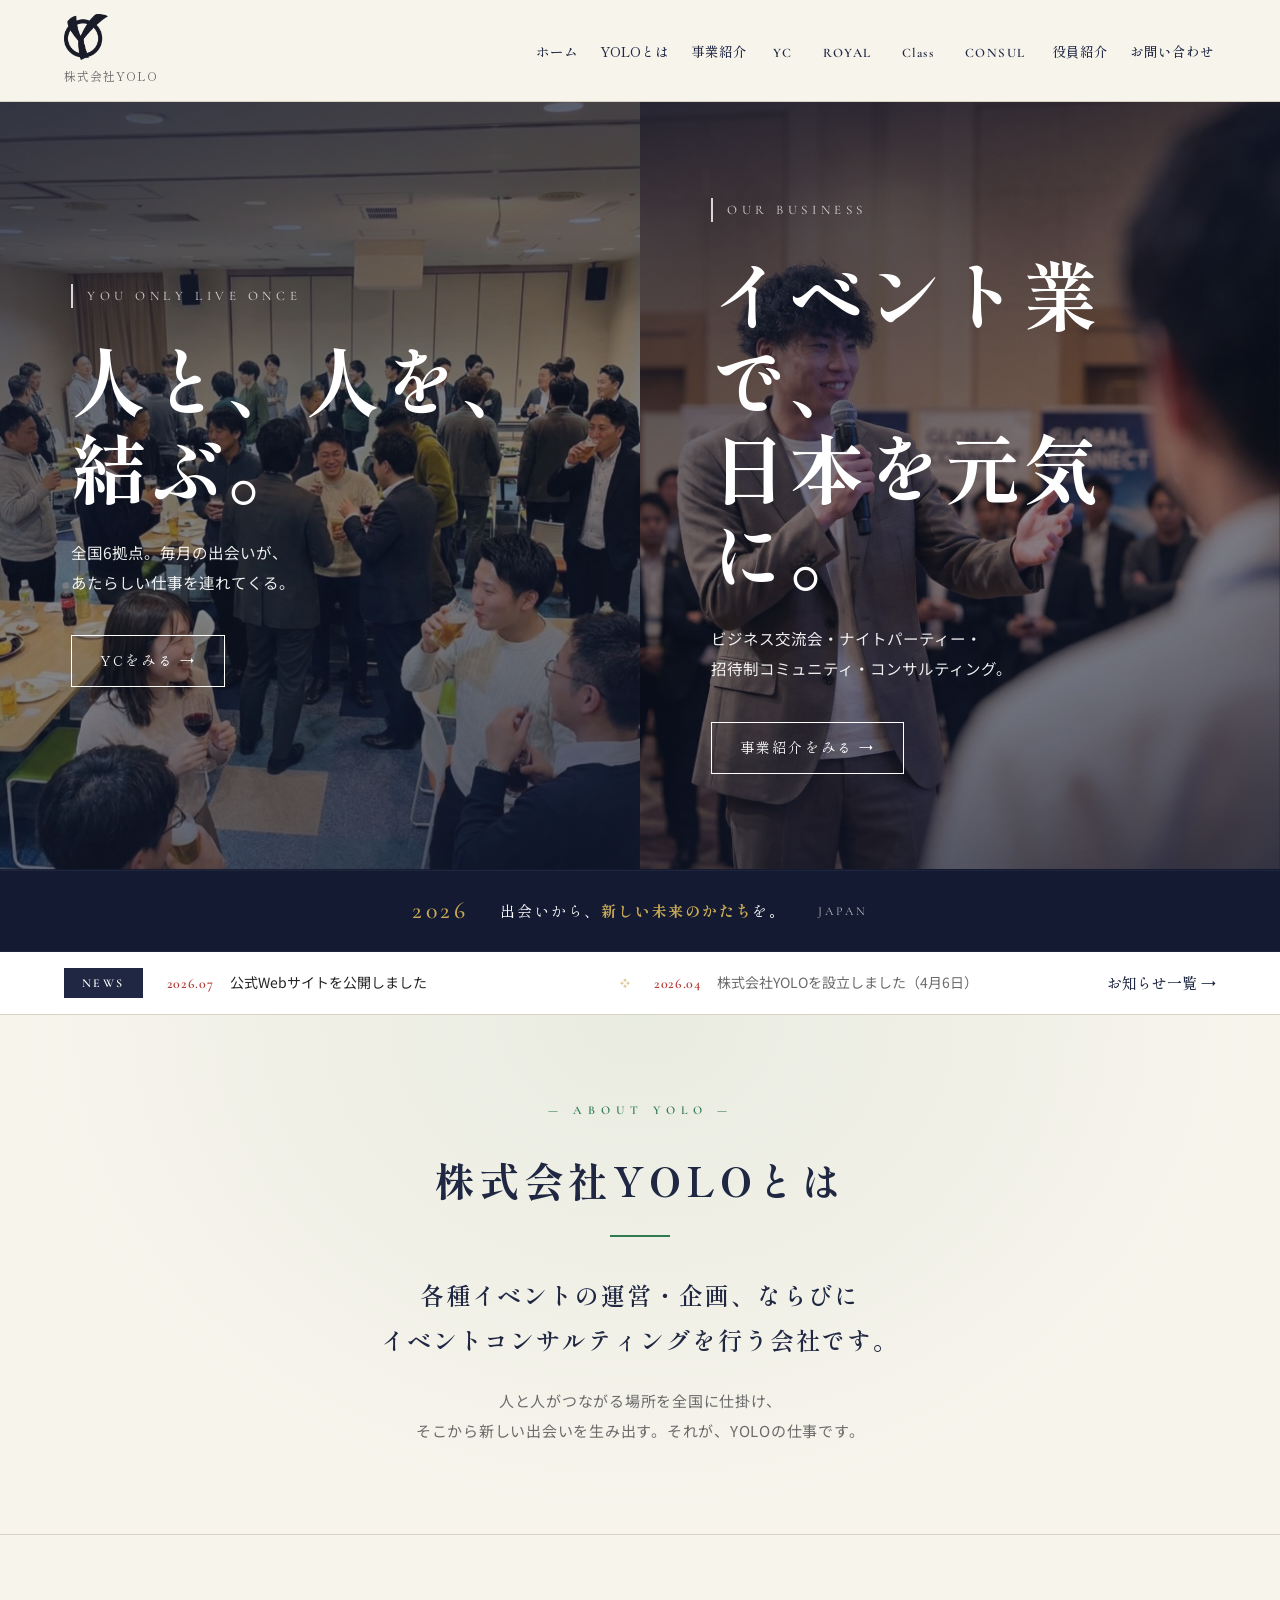
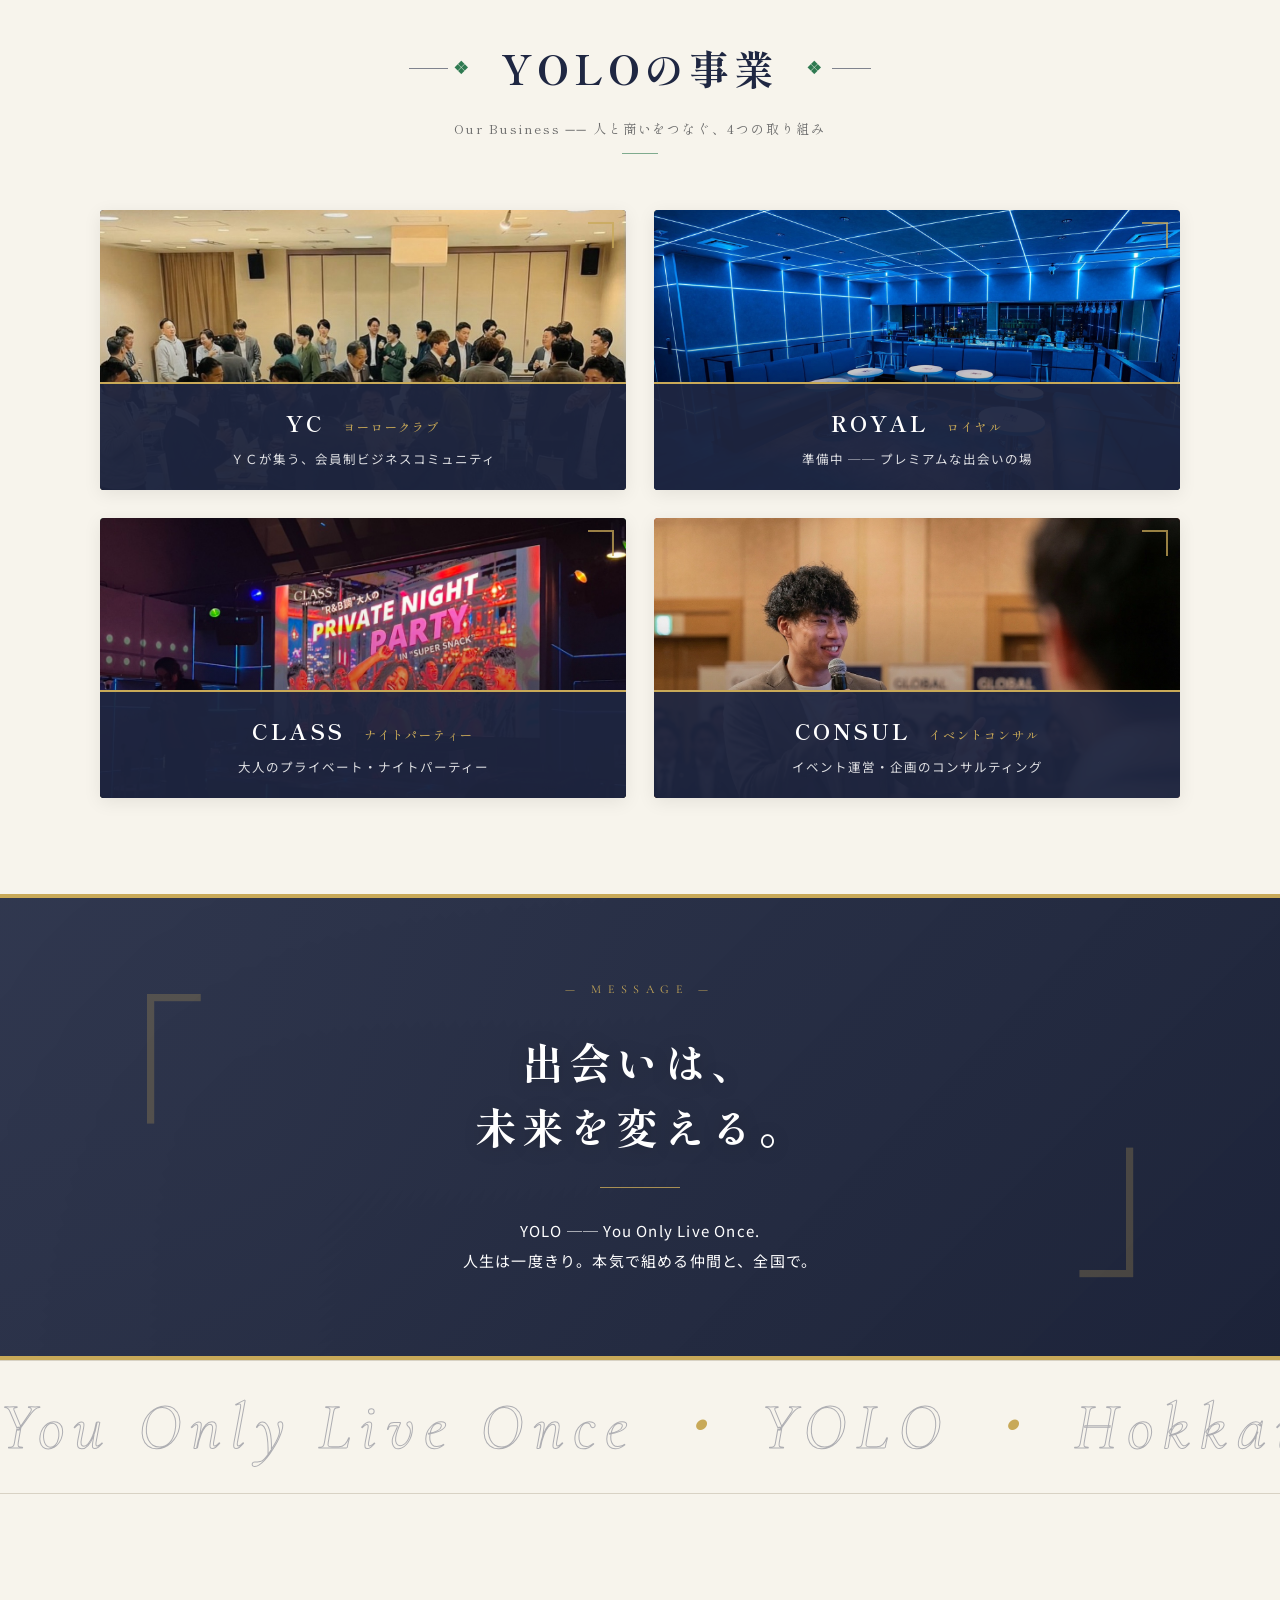
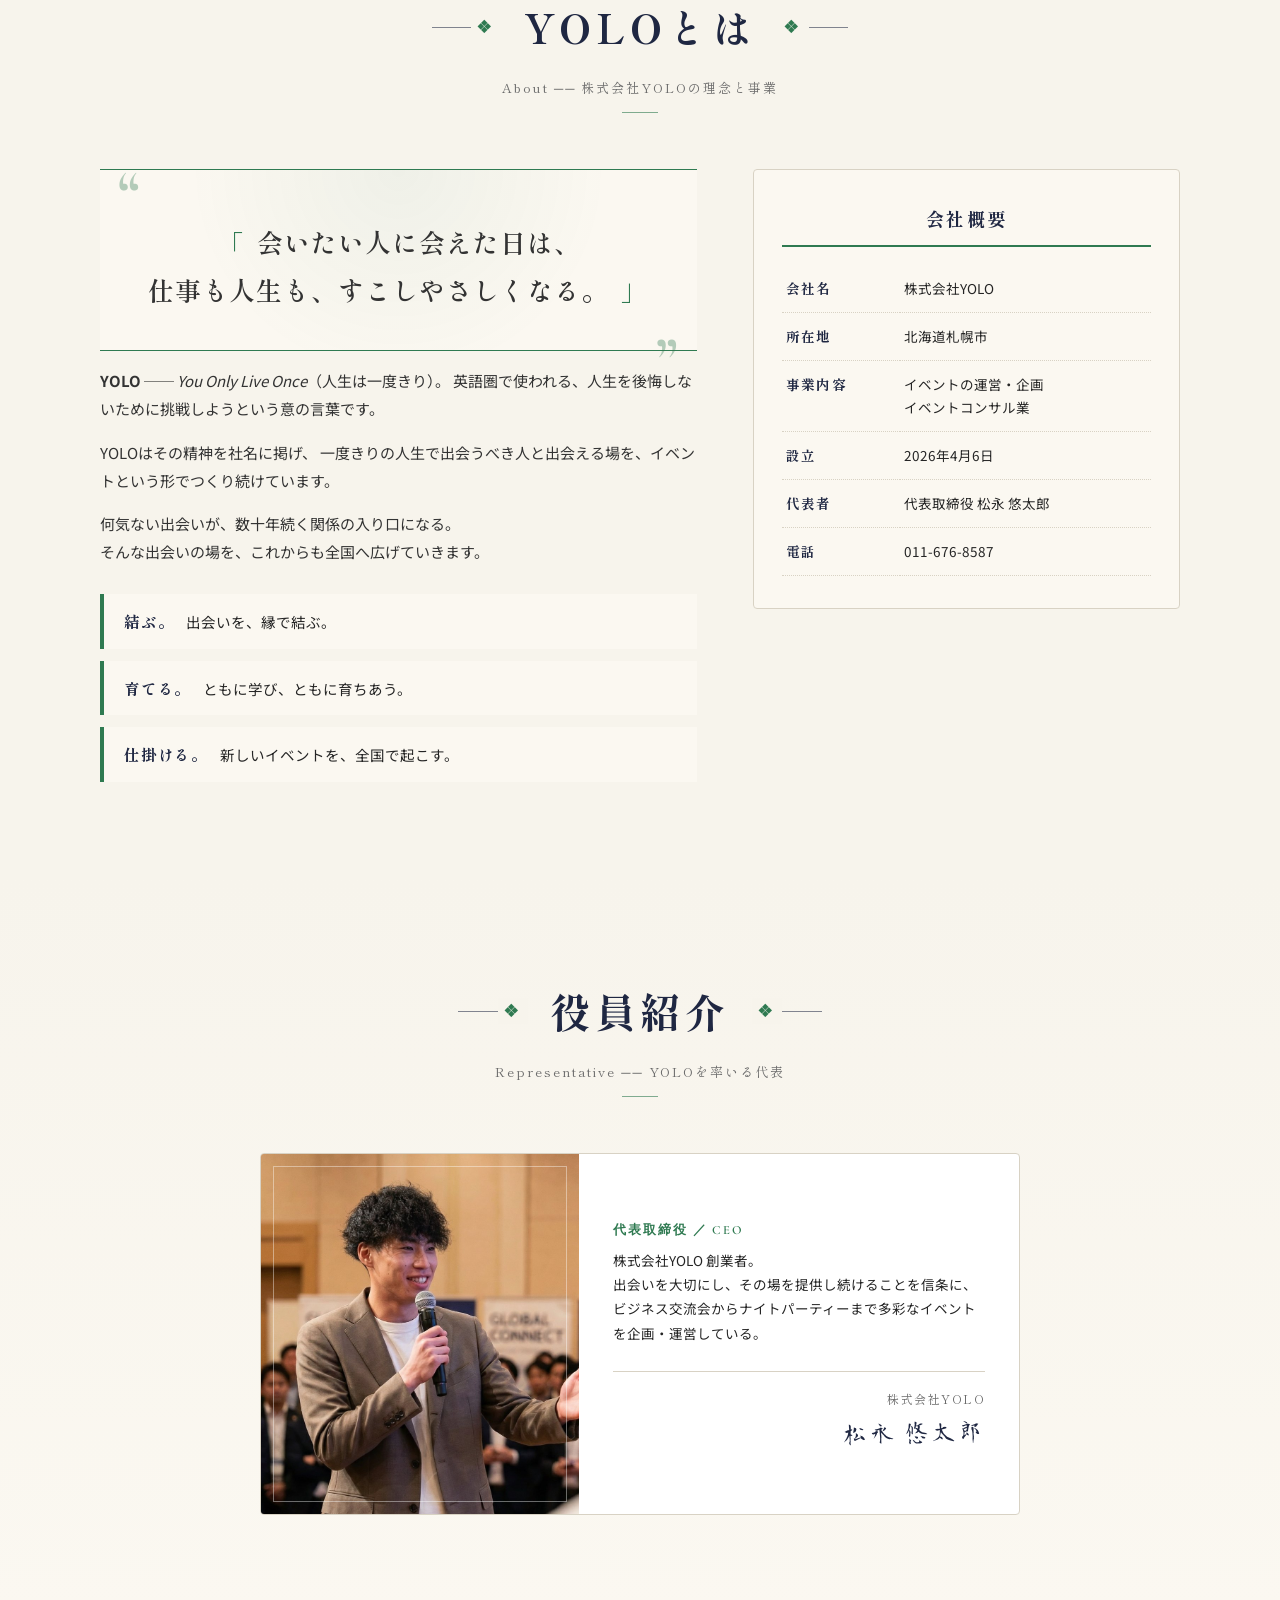
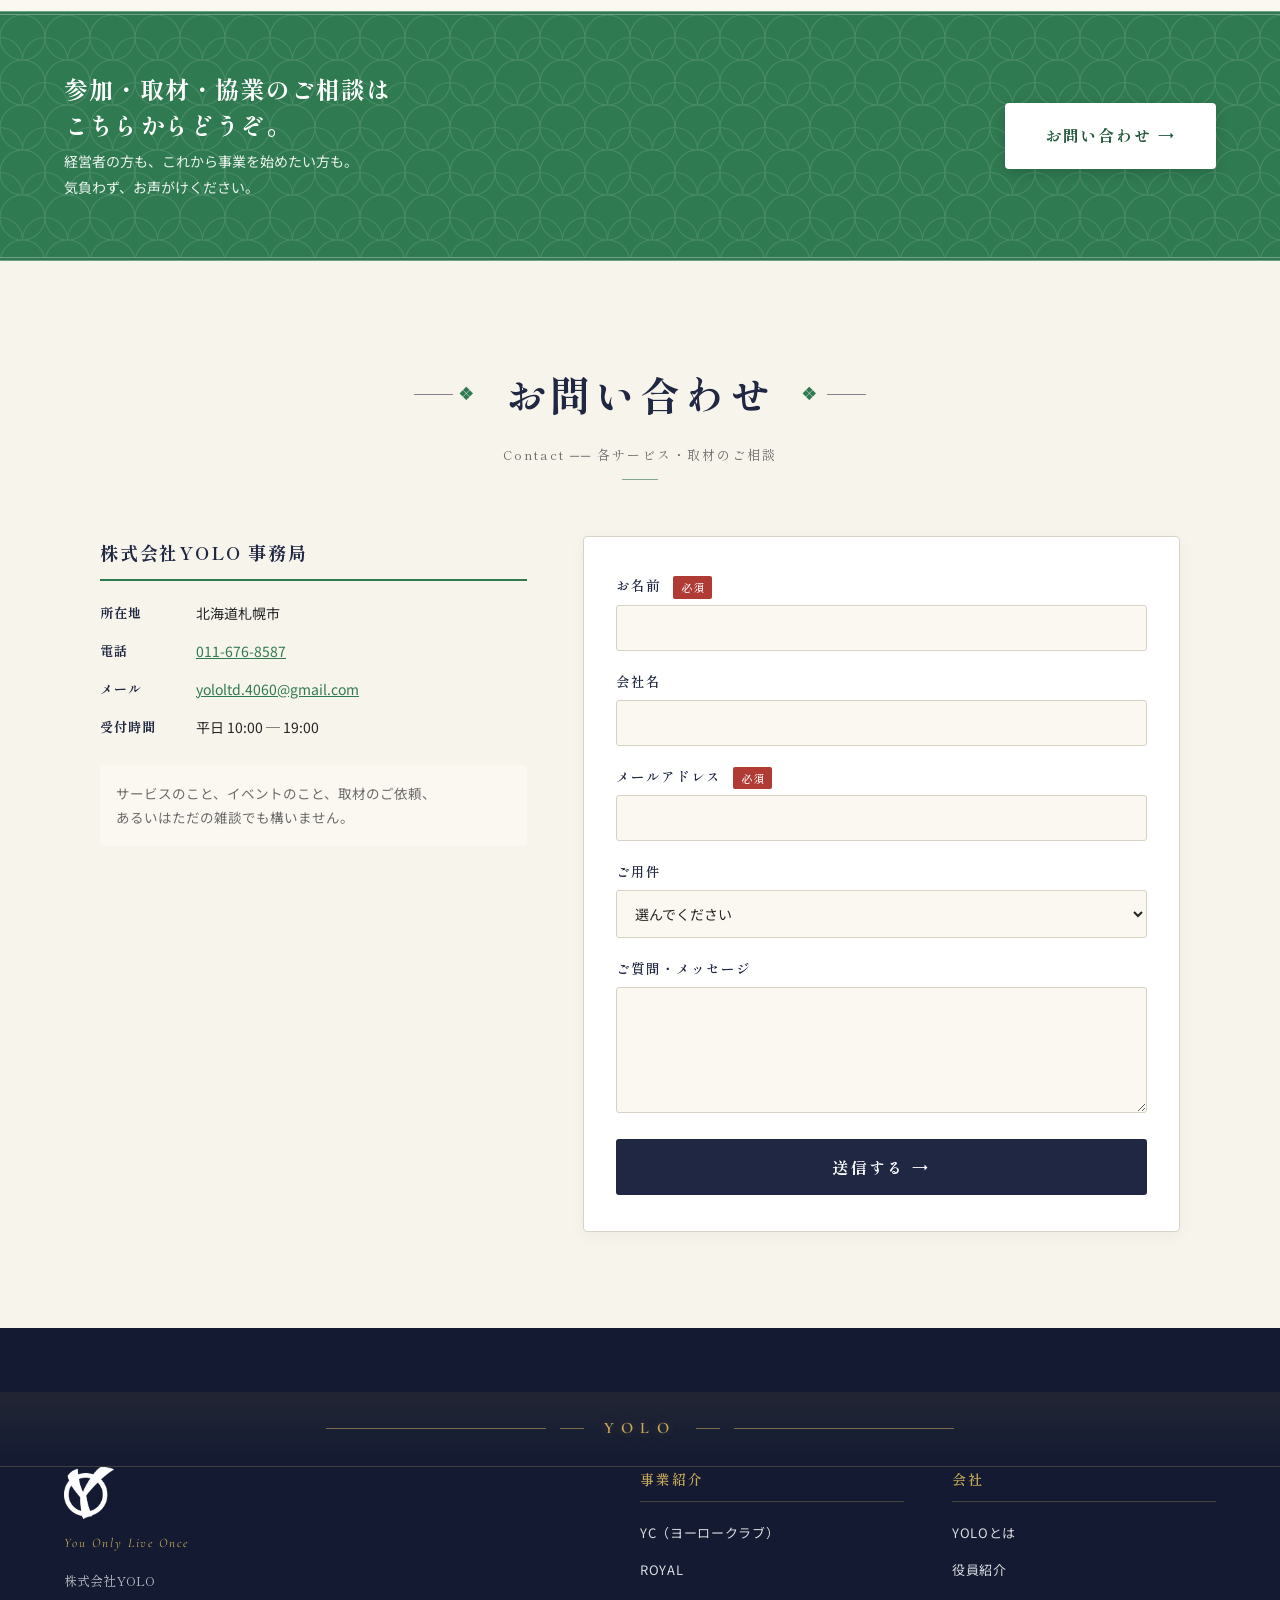
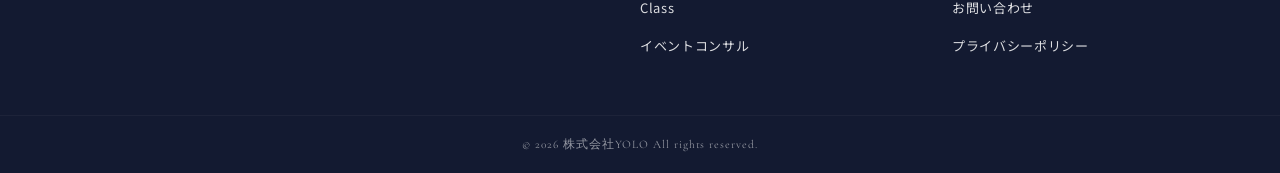
<file: index.html>
<!DOCTYPE html>
<html lang="ja">
<head>
    <meta charset="UTF-8">
    <meta name="viewport" content="width=device-width, initial-scale=1.0">
    <title>株式会社YOLO ── イベント業で、日本を元気に。</title>
    <meta name="description" content="株式会社YOLOは、各種イベントの運営・企画、ならびにイベントコンサルティングを行う会社です。ビジネス交流会・ナイトパーティー・招待制コミュニティを全国で展開し、出会いから新しい価値を生み出します。">
    <link rel="canonical" href="https://playmark0227-svg.github.io/yolo-hp/">
    <meta name="theme-color" content="#1f2742">
    <meta name="format-detection" content="telephone=no">

    <!-- favicon / icons -->
    <link rel="icon" href="assets/favicon.svg" type="image/svg+xml">
    <link rel="apple-touch-icon" href="assets/apple-touch-icon.png">

    <!-- Open Graph (LINE / Facebook 等での共有カード) -->
    <meta property="og:type" content="website">
    <meta property="og:site_name" content="株式会社YOLO">
    <meta property="og:locale" content="ja_JP">
    <meta property="og:title" content="株式会社YOLO ── イベント業で、日本を元気に。">
    <meta property="og:description" content="各種イベントの運営・企画、ならびにイベントコンサルティングを行う会社です。ビジネス交流会・ナイトパーティー・招待制コミュニティを全国で展開しています。">
    <meta property="og:url" content="https://playmark0227-svg.github.io/yolo-hp/">
    <meta property="og:image" content="https://playmark0227-svg.github.io/yolo-hp/assets/og-image.jpg">
    <meta property="og:image:width" content="1200">
    <meta property="og:image:height" content="630">
    <meta property="og:image:alt" content="株式会社YOLO ── You Only Live Once">

    <!-- Twitter Card -->
    <meta name="twitter:card" content="summary_large_image">
    <meta name="twitter:title" content="株式会社YOLO ── イベント業で、日本を元気に。">
    <meta name="twitter:description" content="各種イベントの運営・企画、イベントコンサルティングを行う会社です。">
    <meta name="twitter:image" content="https://playmark0227-svg.github.io/yolo-hp/assets/og-image.jpg">

    <link rel="preconnect" href="https://fonts.googleapis.com">
    <link rel="preconnect" href="https://fonts.gstatic.com" crossorigin>
    <link href="https://fonts.googleapis.com/css2?family=Noto+Sans+JP:wght@300;400;500;700;900&family=Shippori+Mincho:wght@500;600;700;800&family=Cormorant+Garamond:wght@400;500;600&display=swap" rel="stylesheet">
    <link rel="preload" href="assets/fonts/kouzan-signature.woff2" as="font" type="font/woff2" crossorigin>
    <link rel="stylesheet" href="style.css">

    <!-- 構造化データ (検索エンジン向け Organization 情報) -->
    <script type="application/ld+json">
    {
      "@context": "https://schema.org",
      "@type": "Organization",
      "name": "株式会社YOLO",
      "alternateName": "YOLO Inc.",
      "url": "https://playmark0227-svg.github.io/yolo-hp/",
      "logo": "https://playmark0227-svg.github.io/yolo-hp/assets/og-image.jpg",
      "image": "https://playmark0227-svg.github.io/yolo-hp/assets/og-image.jpg",
      "description": "各種イベントの運営・企画、ならびにイベントコンサルティングを行う会社です。ビジネス交流会・ナイトパーティー・招待制コミュニティを全国で展開しています。",
      "slogan": "You Only Live Once",
      "foundingDate": "2026-04-06",
      "telephone": "+81-11-676-8587",
      "email": "yololtd.4060@gmail.com",
      "address": {
        "@type": "PostalAddress",
        "addressRegion": "北海道",
        "addressLocality": "札幌市",
        "addressCountry": "JP"
      },
      "areaServed": "JP",
      "founder": {
        "@type": "Person",
        "name": "松永 悠太郎",
        "jobTitle": "代表取締役"
      }
    }
    </script>
</head>
<body>
    <a href="#top" class="skip-link">本文へスキップ</a>
    <!-- ============ SCROLL PROGRESS ============ -->
    <div class="scroll-progress" id="scrollProgress" aria-hidden="true"></div>

    <!-- ============ HEADER ============ -->
    <header class="site-header" id="siteHeader">
        <div class="site-header__inner container">
            <a href="#top" class="site-header__brand">
                <img src="assets/photos/logo/yolo-one.png" alt="YOLO ONE" class="site-header__mark">
                <span class="site-header__sub">株式会社YOLO</span>
            </a>
            <nav class="site-nav">
                <ul>
                    <li><a href="#top">ホーム</a></li>
                    <li><a href="#about">YOLOとは</a></li>
                    <li><a href="#services">事業紹介</a></li>
                    <li class="site-nav__service"><a href="yc/">YC</a></li>
                    <li class="site-nav__service"><a href="royal/">ROYAL</a></li>
                    <li class="site-nav__service"><a href="class/">Class</a></li>
                    <li class="site-nav__service"><a href="consul/">CONSUL</a></li>
                    <li><a href="#team">役員紹介</a></li>
                    <li><a href="#contact">お問い合わせ</a></li>
                </ul>
            </nav>
            <button class="site-header__toggle" id="navToggle" aria-label="メニュー">
                <span></span><span></span><span></span>
            </button>
        </div>
    </header>

    <!-- ============ HERO ============ -->
    <section class="hero" id="top">
        <div class="hero__grid">
            <a href="yc/" class="hero__panel hero__panel--left" target="_self">
                <img src="assets/photos/yc/yc-networking.jpg" alt="YC定例会で交流する参加者" class="hero__panel-photo" decoding="async">
                <div class="hero__panel-overlay">
                    <p class="hero__panel-eyebrow">YOU ONLY LIVE ONCE</p>
                    <h2 class="hero__panel-title">人と、人を、<br>結ぶ。</h2>
                    <p class="hero__panel-lead">全国6拠点。毎月の出会いが、<br>あたらしい仕事を連れてくる。</p>
                    <span class="hero__panel-cta">YCをみる →</span>
                </div>
            </a>
            <a href="#services" class="hero__panel hero__panel--right">
                <img src="assets/photos/consul/consul-seminar.jpg" alt="YOLOが運営するビジネスイベント" class="hero__panel-photo" decoding="async">
                <div class="hero__panel-overlay">
                    <p class="hero__panel-eyebrow">OUR BUSINESS</p>
                    <h2 class="hero__panel-title">イベント業で、<br>日本を元気に。</h2>
                    <p class="hero__panel-lead">ビジネス交流会・ナイトパーティー・<br>招待制コミュニティ・コンサルティング。</p>
                    <span class="hero__panel-cta">事業紹介をみる →</span>
                </div>
            </a>
        </div>
        <div class="hero__strap">
            <div class="container hero__strap-inner">
                <span class="hero__strap-num">2026</span>
                <p class="hero__strap-text">出会いから、<strong>新しい未来のかたち</strong>を。</p>
                <span class="hero__strap-loc">JAPAN</span>
            </div>
        </div>
    </section>

    <!-- ============ NEWS STRIP ============ -->
    <section class="news-strip">
        <div class="container news-strip__inner">
            <span class="news-strip__label">NEWS</span>
            <p class="news-strip__item"><time>2026.07</time>公式Webサイトを公開しました</p>
            <span class="news-strip__sep" aria-hidden="true">❖</span>
            <p class="news-strip__item news-strip__item--alt"><time>2026.04</time>株式会社YOLOを設立しました（4月6日）</p>
            <a href="#" class="news-strip__more">お知らせ一覧 →</a>
        </div>
    </section>

    <!-- ============ ABOUT INTRO (ヒーロー直下) ============ -->
    <!-- 仕様: ファーストビュー直下は「株式会社YOLOとは何の会社か」を短く伝える -->
    <section class="intro-band" id="about-intro">
        <div class="container intro-band__inner">
            <p class="intro-band__eyebrow">— ABOUT YOLO —</p>
            <h2 class="intro-band__title">株式会社YOLOとは</h2>
            <p class="intro-band__lead">
                各種イベントの運営・企画、ならびに<br>
                イベントコンサルティングを行う会社です。
            </p>
            <p class="intro-band__sub">
                人と人がつながる場所を全国に仕掛け、<br>
                そこから新しい出会いを生み出す。それが、YOLOの仕事です。
            </p>
        </div>
    </section>

    <!-- ============ SERVICES (4軸) ============ -->
    <section class="services" id="services">
        <div class="container">
            <h2 class="section-title">
                <span class="section-title__deco section-title__deco--l"></span>
                YOLOの事業
                <span class="section-title__deco section-title__deco--r"></span>
            </h2>
            <p class="section-sub">Our Business ── 人と商いをつなぐ、4つの取り組み</p>

            <div class="service-grid">
                <a href="yc/" class="service-card service-card--yc" target="_self">
                    <div class="service-card__photo">
                        <img src="assets/photos/yc/yc-networking.jpg" alt="YC 定例会の交流の様子" loading="lazy" decoding="async">
                    </div>
                    <div class="service-card__title">
                        <h3>YC <small>ヨーロークラブ</small></h3>
                        <span>ＹＣが集う、会員制ビジネスコミュニティ</span>
                    </div>
                </a>
                <a href="royal/" class="service-card service-card--royal" target="_self">
                    <div class="service-card__photo">
                        <img src="assets/photos/venue/venue-lounge.jpg" alt="上質なラウンジ空間" loading="lazy" decoding="async">
                    </div>
                    <div class="service-card__title">
                        <h3>ROYAL <small>ロイヤル</small></h3>
                        <!-- TODO: キャッチコピー差し替え（クライアント提供待ち） -->
                        <span>準備中 ── プレミアムな出会いの場</span>
                    </div>
                </a>
                <a href="class/" class="service-card service-card--class" target="_self">
                    <div class="service-card__photo">
                        <img src="assets/photos/class/class-hero.jpg" alt="CLASS ナイトパーティーのステージ" loading="lazy" decoding="async">
                    </div>
                    <div class="service-card__title">
                        <h3>CLASS <small>ナイトパーティー</small></h3>
                        <span>大人のプライベート・ナイトパーティー</span>
                    </div>
                </a>
                <a href="consul/" class="service-card service-card--event" target="_self">
                    <div class="service-card__photo">
                        <img src="assets/photos/consul/consul-seminar.jpg" alt="イベント運営・登壇の様子" loading="lazy" decoding="async">
                    </div>
                    <div class="service-card__title">
                        <h3>CONSUL <small>イベントコンサル</small></h3>
                        <span>イベント運営・企画のコンサルティング</span>
                    </div>
                </a>
            </div>
        </div>
    </section>

    <!-- ============ SLOGAN BAND ============ -->
    <section class="slogan-band">
        <div class="container">
            <p class="slogan-band__eyebrow">— MESSAGE —</p>
            <p class="slogan-band__lead">出会いは、<br>未来を変える。</p>
            <span class="slogan-band__rule" aria-hidden="true"></span>
            <p class="slogan-band__sub">YOLO ── You Only Live Once.<br>人生は一度きり。本気で組める仲間と、全国で。</p>
        </div>
    </section>

    <!-- ============ MARQUEE (流れるブランドテキスト) ============ -->
    <div class="marquee" aria-hidden="true">
        <div class="marquee__track">
            <span>You Only Live Once <b>・</b> YOLO <b>・</b> Hokkaido <b>・</b> You Only Live Once <b>・</b> YOLO <b>・</b> Hokkaido <b>・</b> </span><span>You Only Live Once <b>・</b> YOLO <b>・</b> Hokkaido <b>・</b> You Only Live Once <b>・</b> YOLO <b>・</b> Hokkaido <b>・</b> </span>
        </div>
    </div>

    <!-- ============ ABOUT (詳細) ============ -->
    <section class="about" id="about">
        <div class="container">
            <h2 class="section-title">
                <span class="section-title__deco section-title__deco--l"></span>
                YOLOとは
                <span class="section-title__deco section-title__deco--r"></span>
            </h2>
            <p class="section-sub">About ── 株式会社YOLOの理念と事業</p>

            <div class="about__grid">
                <div class="about__text">
                    <p class="about__quote">
                        <span class="qq">「</span>
                        会いたい人に会えた日は、<br>
                        仕事も人生も、すこしやさしくなる。
                        <span class="qq">」</span>
                    </p>

                    <p>
                        <strong>YOLO</strong> ── <em>You Only Live Once</em>（人生は一度きり）。
                        英語圏で使われる、人生を後悔しないために挑戦しようという意の言葉です。
                    </p>
                    <p>
                        YOLOはその精神を社名に掲げ、
                        一度きりの人生で出会うべき人と出会える場を、イベントという形でつくり続けています。
                    </p>
                    <p>
                        何気ない出会いが、数十年続く関係の入り口になる。<br>
                        そんな出会いの場を、これからも全国へ広げていきます。
                    </p>

                    <ul class="about__pillars">
                        <li><strong>結ぶ。</strong>出会いを、縁で結ぶ。</li>
                        <li><strong>育てる。</strong>ともに学び、ともに育ちあう。</li>
                        <li><strong>仕掛ける。</strong>新しいイベントを、全国で起こす。</li>
                    </ul>
                </div>

                <div class="about__company">
                    <h3>会社概要</h3>
                    <table class="company-table">
                        <tr><th>会社名</th><td>株式会社YOLO</td></tr>
                        <!-- TODO: 所在地の詳細（番地まで）クライアントに確認 -->
                        <tr><th>所在地</th><td>北海道札幌市</td></tr>
                        <tr><th>事業内容</th><td>イベントの運営・企画<br>イベントコンサル業</td></tr>
                        <tr><th>設立</th><td>2026年4月6日</td></tr>
                        <tr><th>代表者</th><td>代表取締役 松永 悠太郎</td></tr>
                        <tr><th>電話</th><td>011-676-8587</td></tr>
                    </table>
                </div>
            </div>
        </div>
    </section>

    <!-- ============ TEAM (代表) ============ -->
    <section class="team" id="team">
        <div class="container">
            <h2 class="section-title">
                <span class="section-title__deco section-title__deco--l"></span>
                役員紹介
                <span class="section-title__deco section-title__deco--r"></span>
            </h2>
            <p class="section-sub">Representative ── YOLOを率いる代表</p>

            <div class="team-solo">
                <article class="member-card member-card--lead">
                    <div class="member-card__photo">
                        <img src="assets/photos/team/matsunaga.jpg" alt="代表取締役 松永悠太郎" decoding="async">
                    </div>
                    <div class="member-card__body">
                        <p class="member-card__role">代表取締役 ／ CEO</p>
                        <!-- TODO: 挨拶文 - クライアント提供待ち -->
                        <p class="member-card__bio">
                            株式会社YOLO 創業者。<br>
                            出会いを大切にし、その場を提供し続けることを信条に、
                            ビジネス交流会からナイトパーティーまで多彩なイベントを企画・運営している。
                        </p>
                        <div class="signature">
                            <p class="signature__org">株式会社YOLO</p>
                            <h3 class="signature__name">松永 悠太郎</h3>
                        </div>
                    </div>
                </article>
            </div>
        </div>
    </section>

    <!-- ============ CTA ============ -->
    <section class="cta-band">
        <div class="container cta-band__inner">
            <div>
                <p class="cta-band__lead">参加・取材・協業のご相談は<br>こちらからどうぞ。</p>
                <p class="cta-band__sub">経営者の方も、これから事業を始めたい方も。<br>気負わず、お声がけください。</p>
            </div>
            <a href="#contact" class="cta-band__btn">お問い合わせ →</a>
        </div>
    </section>

    <!-- ============ CONTACT ============ -->
    <section class="contact" id="contact">
        <div class="container">
            <h2 class="section-title">
                <span class="section-title__deco section-title__deco--l"></span>
                お問い合わせ
                <span class="section-title__deco section-title__deco--r"></span>
            </h2>
            <p class="section-sub">Contact ── 各サービス・取材のご相談</p>

            <div class="contact__grid">
                <div class="contact__info">
                    <h3>株式会社YOLO 事務局</h3>
                    <dl>
                        <dt>所在地</dt><dd>北海道札幌市</dd>
                        <dt>電話</dt><dd><a href="tel:0116768587">011-676-8587</a></dd>
                        <dt>メール</dt><dd><a href="mailto:yololtd.4060@gmail.com">yololtd.4060@gmail.com</a></dd>
                        <dt>受付時間</dt><dd>平日 10:00 ─ 19:00</dd>
                    </dl>
                    <p class="contact__note">
                        サービスのこと、イベントのこと、取材のご依頼、<br>
                        あるいはただの雑談でも構いません。
                    </p>
                </div>

                <form class="contact__form" id="contactForm">
                    <div class="form__row">
                        <label>お名前 <span>必須</span></label>
                        <input type="text" name="name" required>
                    </div>
                    <div class="form__row">
                        <label>会社名</label>
                        <input type="text" name="company">
                    </div>
                    <div class="form__row">
                        <label>メールアドレス <span>必須</span></label>
                        <input type="email" name="email" required>
                    </div>
                    <div class="form__row">
                        <label>ご用件</label>
                        <select name="topic">
                            <option>選んでください</option>
                            <option>YC（ヨーロークラブ）について</option>
                            <option>ROYAL について</option>
                            <option>CLASS について</option>
                            <option>イベントコンサルについて</option>
                            <option>取材・メディア</option>
                            <option>その他</option>
                        </select>
                    </div>
                    <div class="form__row">
                        <label>ご質問・メッセージ</label>
                        <textarea name="message" rows="5"></textarea>
                    </div>
                    <button type="submit" class="form__submit">送信する →</button>
                </form>
            </div>
        </div>
    </section>

    <!-- ============ FOOTER ============ -->
    <footer class="site-footer">
        <div class="site-footer__ornament" aria-hidden="true">
            <span></span><span></span><span>YOLO</span><span></span><span></span>
        </div>
        <div class="container site-footer__inner">
            <div class="site-footer__brand">
                <img src="assets/photos/logo/yolo-one-white.png" alt="YOLO ONE" class="site-footer__mark">
                <p class="site-footer__tag">You Only Live Once</p>
                <p class="site-footer__addr">株式会社YOLO</p>
            </div>
            <div class="site-footer__nav">
                <h4>事業紹介</h4>
                <ul>
                    <li><a href="yc/">YC（ヨーロークラブ）</a></li>
                    <li><a href="royal/">ROYAL</a></li>
                    <li><a href="class/">Class</a></li>
                    <li><a href="consul/">イベントコンサル</a></li>
                </ul>
            </div>
            <div class="site-footer__nav">
                <h4>会社</h4>
                <ul>
                    <li><a href="#about">YOLOとは</a></li>
                    <li><a href="#team">役員紹介</a></li>
                    <li><a href="#contact">お問い合わせ</a></li>
                    <li><a href="privacy/">プライバシーポリシー</a></li>
                </ul>
            </div>
        </div>
        <div class="site-footer__copy">
            <div class="container">
                <p>&copy; 2026 株式会社YOLO All rights reserved.</p>
            </div>
        </div>
    </footer>

    <!-- ============ BACK TO TOP ============ -->
    <a href="#top" class="back-to-top" id="backToTop" aria-label="ページ上部に戻る">
        <span class="back-to-top__arrow">↑</span>
        <span class="back-to-top__label">TOP</span>
    </a>

    <script src="script.js"></script>
</body>
</html>
</file>
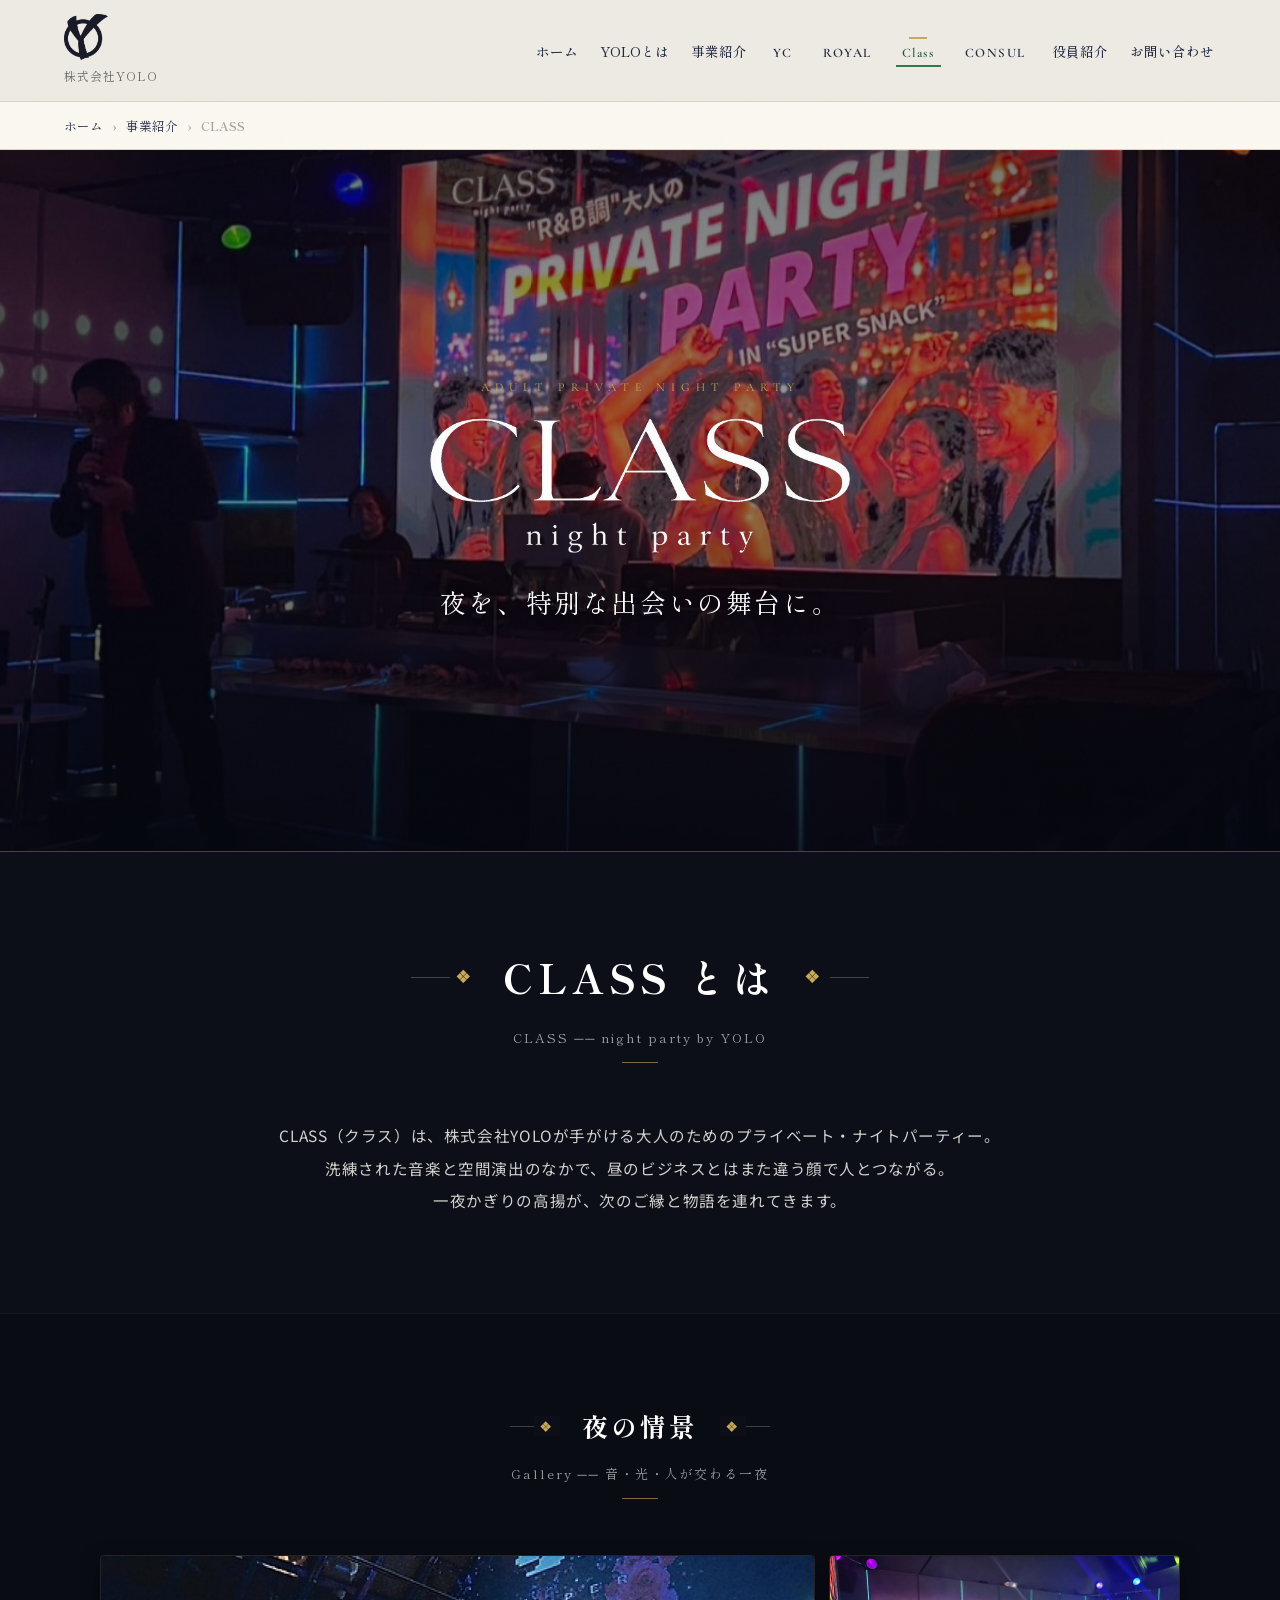
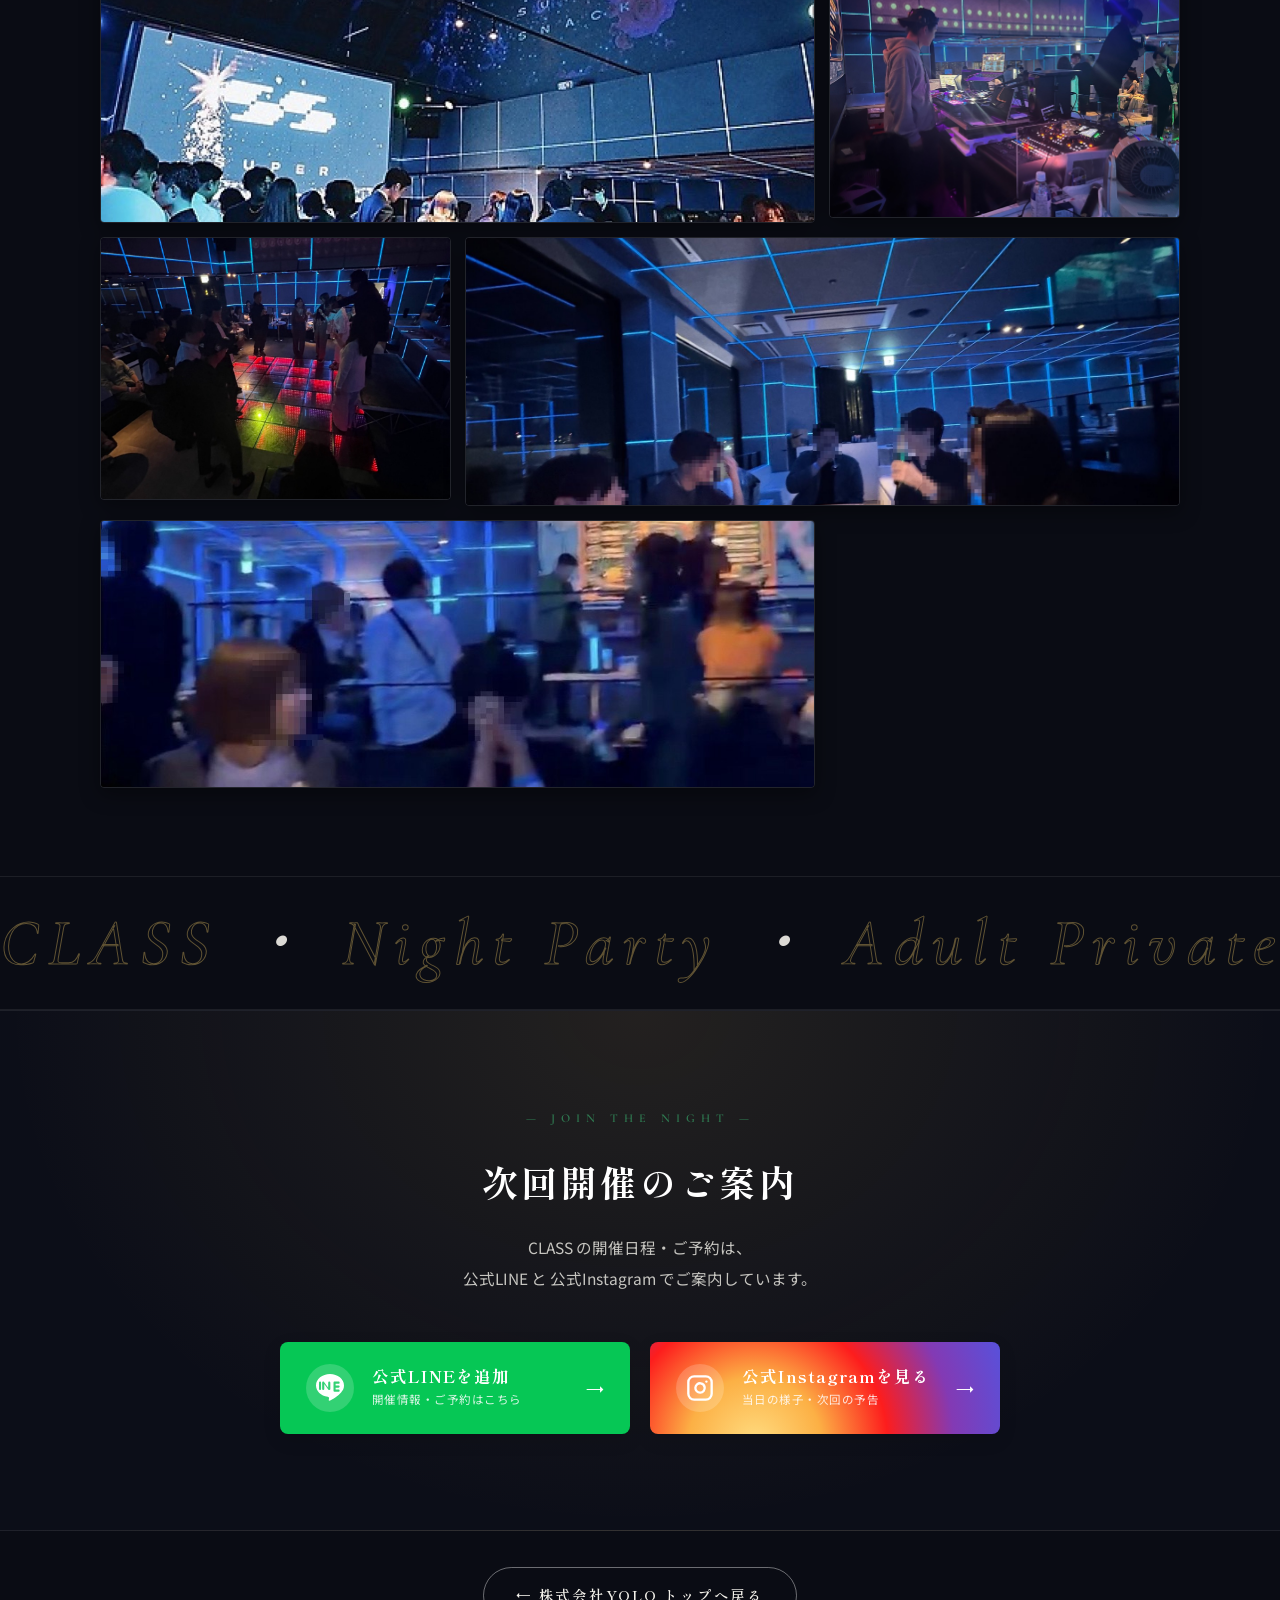
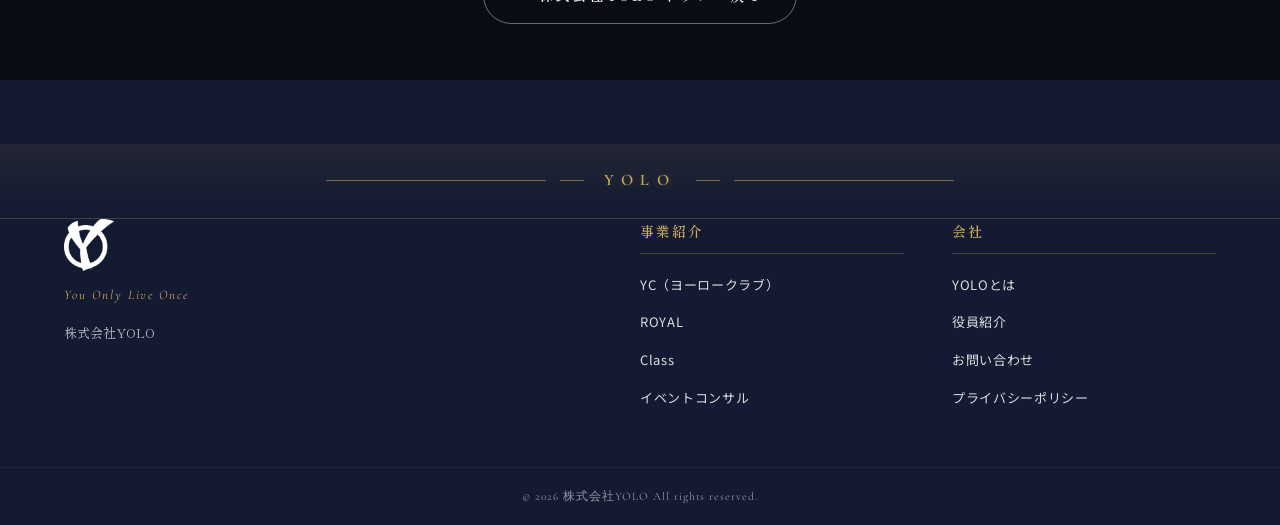
<file: class/index.html>
<!DOCTYPE html>
<html lang="ja">
<head>
    <meta charset="UTF-8">
    <meta name="viewport" content="width=device-width, initial-scale=1.0">
    <title>CLASS ── 大人のプライベート・ナイトパーティー ／ 株式会社YOLO</title>
    <meta name="description" content="CLASS（クラス）は、株式会社YOLOが手がける大人のためのプライベート・ナイトパーティー。上質な音楽と洗練された空間で、特別な夜の出会いを演出します。">
    <link rel="canonical" href="https://playmark0227-svg.github.io/yolo-hp/class/">
    <meta name="theme-color" content="#0c0e18">
    <meta name="format-detection" content="telephone=no">

    <!-- favicon / icons -->
    <link rel="icon" href="../assets/favicon.svg" type="image/svg+xml">
    <link rel="apple-touch-icon" href="../assets/apple-touch-icon.png">

    <!-- Open Graph -->
    <meta property="og:type" content="website">
    <meta property="og:site_name" content="株式会社YOLO">
    <meta property="og:locale" content="ja_JP">
    <meta property="og:title" content="CLASS ── 大人のプライベート・ナイトパーティー">
    <meta property="og:description" content="上質な音楽と洗練された空間で、特別な夜の出会いを。株式会社YOLOが手がけるナイトパーティー。">
    <meta property="og:url" content="https://playmark0227-svg.github.io/yolo-hp/class/">
    <meta property="og:image" content="https://playmark0227-svg.github.io/yolo-hp/assets/og-image.jpg">
    <meta property="og:image:width" content="1200">
    <meta property="og:image:height" content="630">
    <meta property="og:image:alt" content="株式会社YOLO ── You Only Live Once">

    <!-- Twitter Card -->
    <meta name="twitter:card" content="summary_large_image">
    <meta name="twitter:title" content="CLASS ── 大人のプライベート・ナイトパーティー">
    <meta name="twitter:description" content="上質な音楽と洗練された空間で、特別な夜の出会いを。">
    <meta name="twitter:image" content="https://playmark0227-svg.github.io/yolo-hp/assets/og-image.jpg">

    <link rel="preconnect" href="https://fonts.googleapis.com">
    <link rel="preconnect" href="https://fonts.gstatic.com" crossorigin>
    <link href="https://fonts.googleapis.com/css2?family=Noto+Sans+JP:wght@300;400;500;700;900&family=Shippori+Mincho:wght@500;600;700;800&family=Cormorant+Garamond:wght@400;500;600&display=swap" rel="stylesheet">
    <link rel="stylesheet" href="../style.css">
</head>
<body class="is-subpage class-night">
    <a href="#top" class="skip-link">本文へスキップ</a>
    <div class="scroll-progress" id="scrollProgress" aria-hidden="true"></div>

    <header class="site-header" id="siteHeader">
        <div class="site-header__inner container">
            <a href="../" class="site-header__brand">
                <img src="../assets/photos/logo/yolo-one.png" alt="YOLO ONE" class="site-header__mark">
                <span class="site-header__sub">株式会社YOLO</span>
            </a>
            <nav class="site-nav">
                <ul>
                    <li><a href="../">ホーム</a></li>
                    <li><a href="../#about">YOLOとは</a></li>
                    <li><a href="../#services">事業紹介</a></li>
                    <li class="site-nav__service"><a href="../yc/">YC</a></li>
                    <li class="site-nav__service"><a href="../royal/">ROYAL</a></li>
                    <li class="site-nav__service"><a href="../class/" class="is-active" aria-current="page">Class</a></li>
                    <li class="site-nav__service"><a href="../consul/">CONSUL</a></li>
                    <li><a href="../#team">役員紹介</a></li>
                    <li><a href="../#contact">お問い合わせ</a></li>
                </ul>
            </nav>
            <button class="site-header__toggle" id="navToggle" aria-label="メニュー">
                <span></span><span></span><span></span>
            </button>
        </div>
    </header>

    <nav class="breadcrumb" aria-label="パンくず">
        <div class="container breadcrumb__inner">
            <a href="../">ホーム</a>
            <span>›</span>
            <a href="../#services">事業紹介</a>
            <span>›</span>
            <span class="breadcrumb__current">CLASS</span>
        </div>
    </nav>

    <!-- ============ HERO (night) ============ -->
    <section class="class-hero" id="top">
        <img src="../assets/photos/class/class-hero.jpg" alt="CLASS ナイトパーティーの会場" class="class-hero__bg">
        <div class="class-hero__inner">
            <p class="class-hero__tag">ADULT PRIVATE NIGHT PARTY</p>
            <img src="../assets/photos/logo/class-logo.png" alt="CLASS night party" class="class-hero__logo">
            <p class="class-hero__lead">
                夜を、特別な出会いの舞台に。
            </p>
        </div>
    </section>

    <!-- ============ INTRO ============ -->
    <section class="class-section">
        <div class="container">
            <h1 class="section-title">
                <span class="section-title__deco section-title__deco--l"></span>
                CLASS とは
                <span class="section-title__deco section-title__deco--r"></span>
            </h1>
            <p class="section-sub">CLASS ── night party by YOLO</p>
            <p class="class-lead-copy">
                CLASS（クラス）は、株式会社YOLOが手がける大人のためのプライベート・ナイトパーティー。<br>
                洗練された音楽と空間演出のなかで、昼のビジネスとはまた違う顔で人とつながる。<br>
                一夜かぎりの高揚が、次のご縁と物語を連れてきます。
            </p>
        </div>
    </section>

    <!-- ============ GALLERY ============ -->
    <section class="class-section class-gallery">
        <div class="container">
            <h2 class="section-title section-title--sub">
                <span class="section-title__deco section-title__deco--l"></span>
                夜の情景
                <span class="section-title__deco section-title__deco--r"></span>
            </h2>
            <p class="section-sub">Gallery ── 音・光・人が交わる一夜</p>

            <div class="photo-gallery">
                <figure class="gallery-item gallery-item--wide">
                    <img src="../assets/photos/class/class-mapping.jpg" alt="プロジェクションマッピングで彩られた会場" loading="lazy" decoding="async">
                    <figcaption class="gallery-item__cap">空間演出 ── 光が満ちるフロア</figcaption>
                </figure>
                <figure class="gallery-item">
                    <img src="../assets/photos/class/class-dj.jpg" alt="DJブースとサウンド" loading="lazy" decoding="async">
                    <figcaption class="gallery-item__cap">SOUND ── 夜を導くDJ</figcaption>
                </figure>
                <figure class="gallery-item">
                    <img src="../assets/photos/class/class-floor.jpg" alt="LEDに彩られたダンスフロア" loading="lazy" decoding="async">
                    <figcaption class="gallery-item__cap">FLOOR ── 灯りが呼吸する</figcaption>
                </figure>
                <figure class="gallery-item gallery-item--wide">
                    <img src="../assets/photos/class/class-lounge.jpg" alt="洗練されたラウンジで語らう参加者" loading="lazy" decoding="async">
                    <figcaption class="gallery-item__cap">LOUNGE ── 語らいのひととき</figcaption>
                </figure>
                <figure class="gallery-item gallery-item--wide">
                    <img src="../assets/photos/class/class-party.jpg" alt="ネオンに包まれたナイトパーティーの会場" loading="lazy" decoding="async">
                    <figcaption class="gallery-item__cap">PARTY ── 夜が満ちていく</figcaption>
                </figure>
            </div>
        </div>
    </section>


    <!-- ============ MARQUEE ============ -->
    <div class="marquee marquee--dark" aria-hidden="true">
        <div class="marquee__track">
            <span>CLASS <b>・</b> Night Party <b>・</b> Adult Private <b>・</b> CLASS <b>・</b> Night Party <b>・</b> Adult Private <b>・</b> </span><span>CLASS <b>・</b> Night Party <b>・</b> Adult Private <b>・</b> CLASS <b>・</b> Night Party <b>・</b> Adult Private <b>・</b> </span>
        </div>
    </div>

    <!-- ============ SOCIAL CTA ============ -->
    <section class="social-cta">
        <div class="container social-cta__inner">
            <p class="social-cta__eyebrow">— JOIN THE NIGHT —</p>
            <h2 class="social-cta__title">次回開催のご案内</h2>
            <p class="social-cta__lead">
                CLASS の開催日程・ご予約は、<br>
                公式LINE と 公式Instagram でご案内しています。
            </p>
            <div class="social-cta__buttons">
                <a href="https://lin.ee/RjUpZSE" class="social-btn social-btn--line" target="_blank" rel="noopener">
                    <span class="social-btn__icon" aria-hidden="true">
                        <svg viewBox="0 0 24 24" width="28" height="28" fill="currentColor"><path d="M19.365 9.89c.50 0 .91.41.91.91 0 .501-.41.91-.91.91h-2.546v1.636h2.546c.5 0 .91.408.91.909 0 .501-.41.91-.91.91h-3.455a.91.91 0 01-.91-.91V7.426c0-.5.41-.91.91-.91h3.455c.5 0 .91.41.91.91 0 .501-.41.91-.91.91h-2.546V9.89h2.546zM12.273 12.91a.91.91 0 01-.91.91.91.91 0 01-.728-.364l-3.546-4.818v4.272a.91.91 0 01-.91.91.91.91 0 01-.91-.91V7.426a.91.91 0 01.91-.91c.272 0 .545.136.727.364l3.547 4.818V7.426a.91.91 0 01.91-.91.91.91 0 01.91.91v5.484zM3.455 13.819a.91.91 0 01-.91-.909V7.426a.91.91 0 01.91-.91.91.91 0 01.91.91v5.484c0 .5-.41.909-.91.909zM12 0C5.373 0 0 4.388 0 9.795c0 4.846 4.27 8.901 10.034 9.665.39.084.922.258 1.057.59.121.301.079.773.039 1.078l-.171 1.027c-.054.305-.241 1.193 1.046.65 1.287-.543 6.951-4.092 9.489-7.013C23.227 13.927 24 12.024 24 9.795 24 4.388 18.628 0 12 0z"/></svg>
                    </span>
                    <span class="social-btn__body">
                        <span class="social-btn__label">公式LINEを追加</span>
                        <span class="social-btn__sub">開催情報・ご予約はこちら</span>
                    </span>
                    <span class="social-btn__arrow" aria-hidden="true">→</span>
                </a>
                <a href="https://www.instagram.com/class_night.party" class="social-btn social-btn--instagram" target="_blank" rel="noopener">
                    <span class="social-btn__icon" aria-hidden="true">
                        <svg viewBox="0 0 24 24" width="28" height="28" fill="none" stroke="currentColor" stroke-width="2" stroke-linecap="round" stroke-linejoin="round"><rect x="2" y="2" width="20" height="20" rx="5"/><path d="M16 11.37A4 4 0 1112.63 8 4 4 0 0116 11.37z"/><line x1="17.5" y1="6.5" x2="17.51" y2="6.5"/></svg>
                    </span>
                    <span class="social-btn__body">
                        <span class="social-btn__label">公式Instagramを見る</span>
                        <span class="social-btn__sub">当日の様子・次回の予告</span>
                    </span>
                    <span class="social-btn__arrow" aria-hidden="true">→</span>
                </a>
            </div>
        </div>
    </section>

    <section class="back-band">
        <div class="container back-band__inner">
            <a href="../" class="back-band__btn">← 株式会社YOLO トップへ戻る</a>
        </div>
    </section>

    <footer class="site-footer">
        <div class="site-footer__ornament" aria-hidden="true">
            <span></span><span></span><span>YOLO</span><span></span><span></span>
        </div>
        <div class="container site-footer__inner">
            <div class="site-footer__brand">
                <img src="../assets/photos/logo/yolo-one-white.png" alt="YOLO ONE" class="site-footer__mark">
                <p class="site-footer__tag">You Only Live Once</p>
                <p class="site-footer__addr">株式会社YOLO</p>
            </div>
            <div class="site-footer__nav">
                <h4>事業紹介</h4>
                <ul>
                    <li><a href="../yc/">YC（ヨーロークラブ）</a></li>
                    <li><a href="../royal/">ROYAL</a></li>
                    <li><a href="../class/">Class</a></li>
                    <li><a href="../consul/">イベントコンサル</a></li>
                </ul>
            </div>
            <div class="site-footer__nav">
                <h4>会社</h4>
                <ul>
                    <li><a href="../#about">YOLOとは</a></li>
                    <li><a href="../#team">役員紹介</a></li>
                    <li><a href="../#contact">お問い合わせ</a></li>
                    <li><a href="../privacy/">プライバシーポリシー</a></li>
                </ul>
            </div>
        </div>
        <div class="site-footer__copy">
            <div class="container">
                <p>&copy; 2026 株式会社YOLO All rights reserved.</p>
            </div>
        </div>
    </footer>

    <a href="#top" class="back-to-top" id="backToTop" aria-label="ページ上部に戻る">
        <span class="back-to-top__arrow">↑</span>
        <span class="back-to-top__label">TOP</span>
    </a>

    <script src="../script.js"></script>
</body>
</html>
</file>
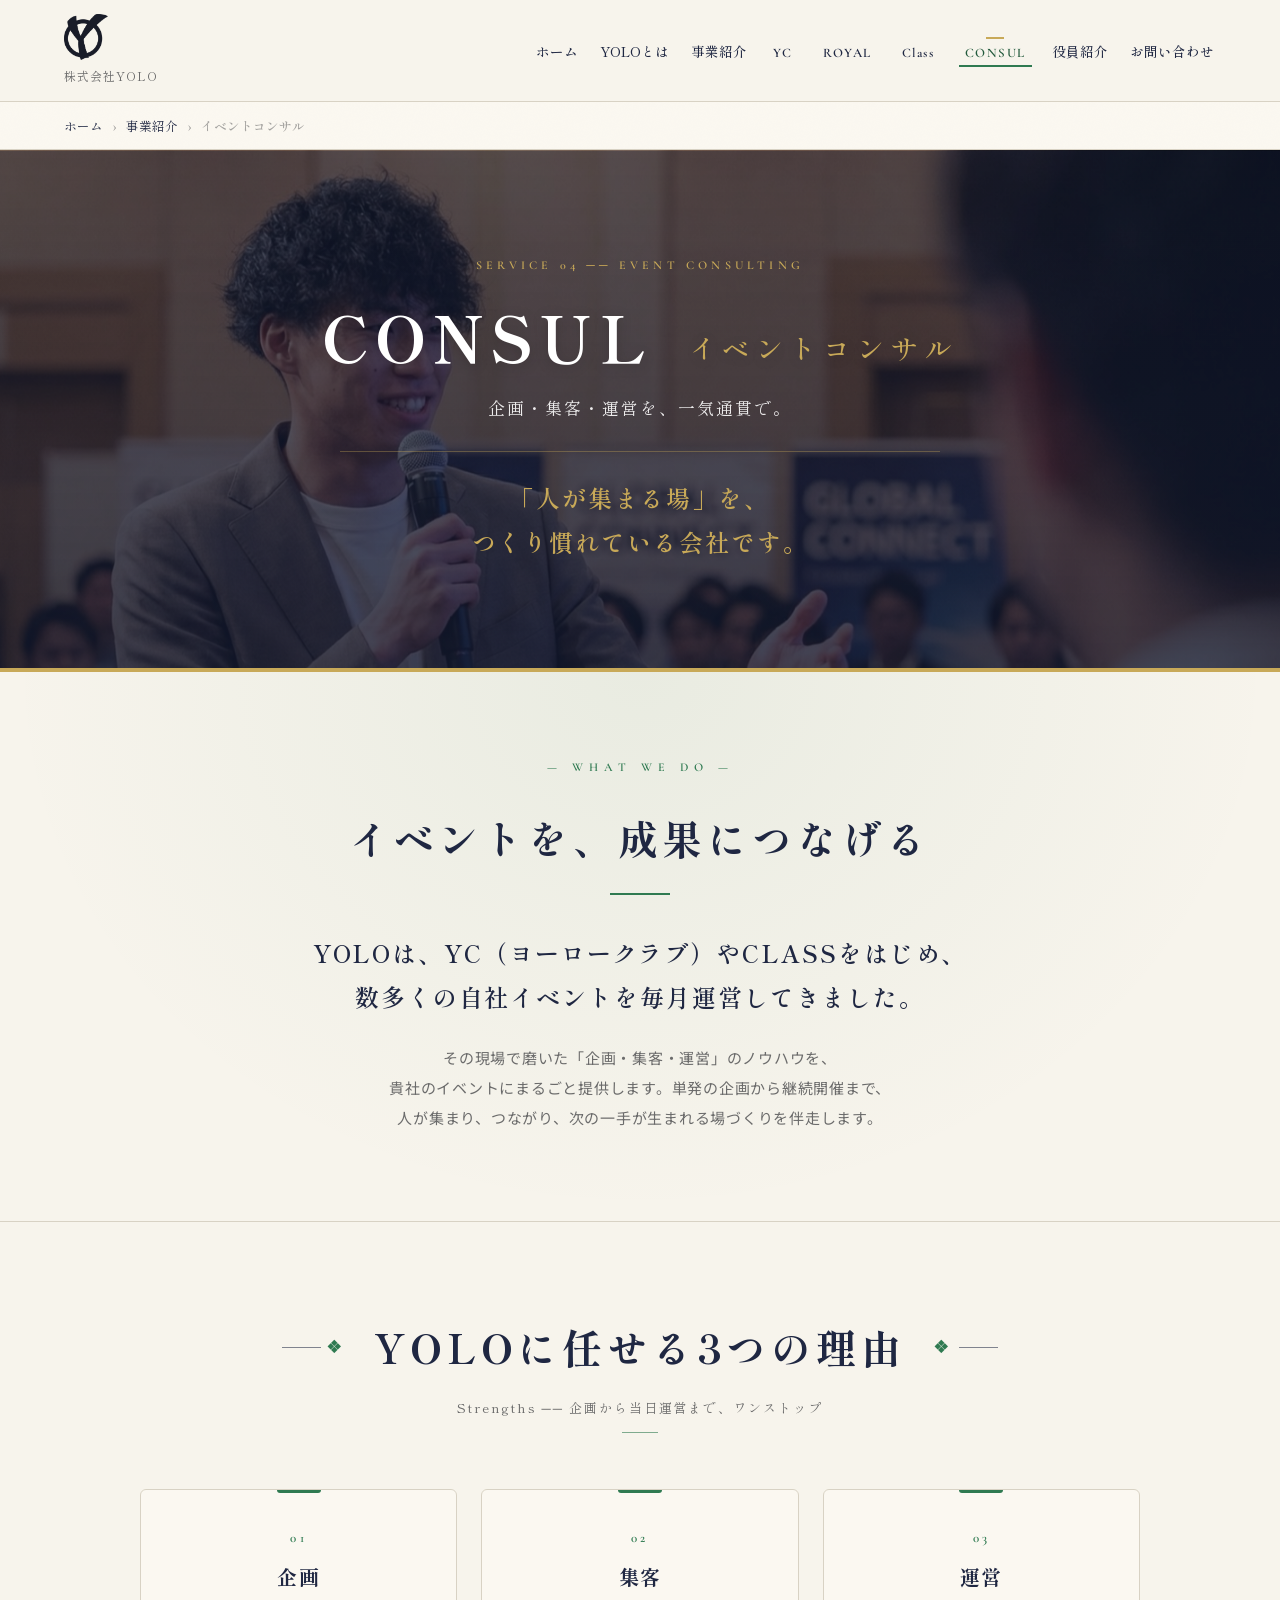
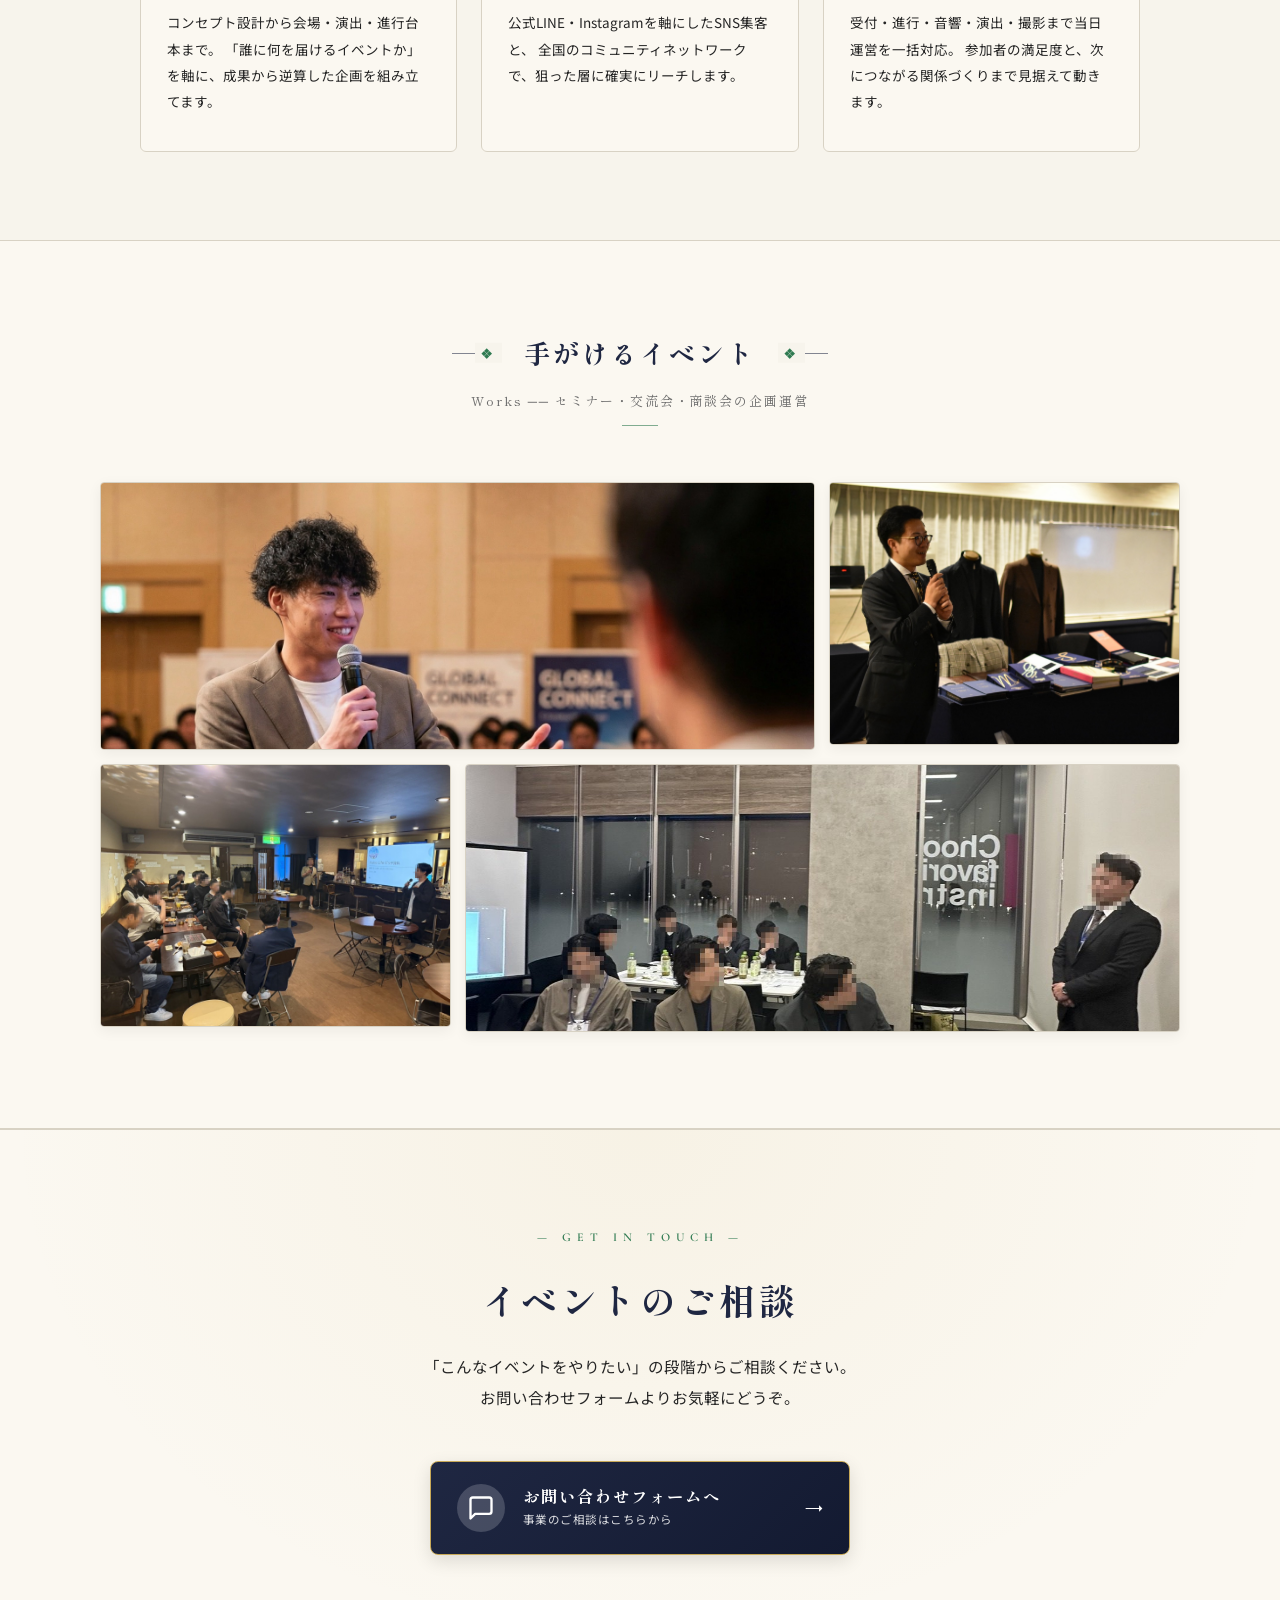
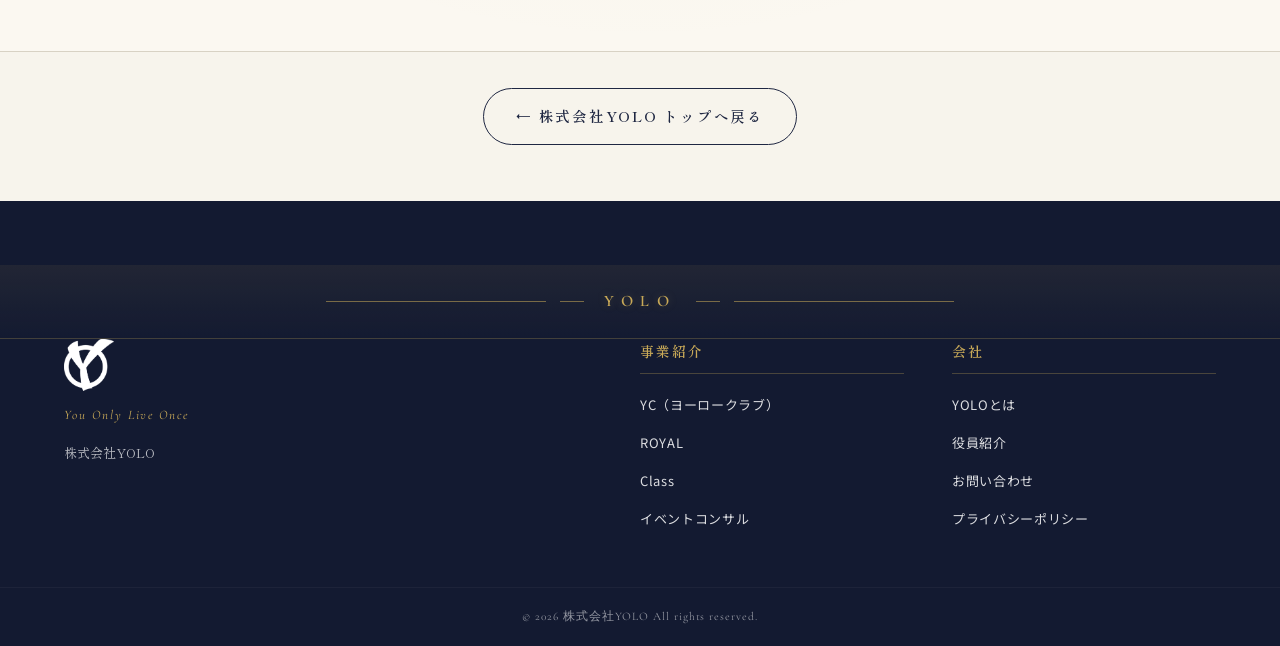
<file: consul/index.html>
<!DOCTYPE html>
<html lang="ja">
<head>
    <meta charset="UTF-8">
    <meta name="viewport" content="width=device-width, initial-scale=1.0">
    <title>イベントコンサル ── 企画・集客・運営を一気通貫で ／ 株式会社YOLO</title>
    <meta name="description" content="株式会社YOLOのイベントコンサルティング。YC・CLASSなど自社イベントで培った企画・集客・運営のノウハウを、貴社のイベントに一気通貫で提供します。">
    <link rel="canonical" href="https://playmark0227-svg.github.io/yolo-hp/consul/">
    <meta name="theme-color" content="#1f2742">
    <meta name="format-detection" content="telephone=no">

    <!-- favicon / icons -->
    <link rel="icon" href="../assets/favicon.svg" type="image/svg+xml">
    <link rel="apple-touch-icon" href="../assets/apple-touch-icon.png">

    <!-- Open Graph -->
    <meta property="og:type" content="website">
    <meta property="og:site_name" content="株式会社YOLO">
    <meta property="og:locale" content="ja_JP">
    <meta property="og:title" content="イベントコンサル ── 企画・集客・運営を一気通貫で">
    <meta property="og:description" content="YC・CLASSなど自社イベントで培ったノウハウを、貴社のイベント設計に。企画から集客・運営までワンストップで支援します。">
    <meta property="og:url" content="https://playmark0227-svg.github.io/yolo-hp/consul/">
    <meta property="og:image" content="https://playmark0227-svg.github.io/yolo-hp/assets/og-image.jpg">
    <meta property="og:image:width" content="1200">
    <meta property="og:image:height" content="630">
    <meta property="og:image:alt" content="株式会社YOLO ── You Only Live Once">

    <!-- Twitter Card -->
    <meta name="twitter:card" content="summary_large_image">
    <meta name="twitter:title" content="イベントコンサル ── 株式会社YOLO">
    <meta name="twitter:description" content="企画・集客・運営を一気通貫で。">
    <meta name="twitter:image" content="https://playmark0227-svg.github.io/yolo-hp/assets/og-image.jpg">

    <link rel="preconnect" href="https://fonts.googleapis.com">
    <link rel="preconnect" href="https://fonts.gstatic.com" crossorigin>
    <link href="https://fonts.googleapis.com/css2?family=Noto+Sans+JP:wght@300;400;500;700;900&family=Shippori+Mincho:wght@500;600;700;800&family=Cormorant+Garamond:wght@400;500;600&display=swap" rel="stylesheet">
    <link rel="stylesheet" href="../style.css">
</head>
<body class="is-subpage">
    <a href="#top" class="skip-link">本文へスキップ</a>
    <div class="scroll-progress" id="scrollProgress" aria-hidden="true"></div>

    <header class="site-header" id="siteHeader">
        <div class="site-header__inner container">
            <a href="../" class="site-header__brand">
                <img src="../assets/photos/logo/yolo-one.png" alt="YOLO ONE" class="site-header__mark">
                <span class="site-header__sub">株式会社YOLO</span>
            </a>
            <nav class="site-nav">
                <ul>
                    <li><a href="../">ホーム</a></li>
                    <li><a href="../#about">YOLOとは</a></li>
                    <li><a href="../#services">事業紹介</a></li>
                    <li class="site-nav__service"><a href="../yc/">YC</a></li>
                    <li class="site-nav__service"><a href="../royal/">ROYAL</a></li>
                    <li class="site-nav__service"><a href="../class/">Class</a></li>
                    <li class="site-nav__service"><a href="../consul/" class="is-active" aria-current="page">CONSUL</a></li>
                    <li><a href="../#team">役員紹介</a></li>
                    <li><a href="../#contact">お問い合わせ</a></li>
                </ul>
            </nav>
            <button class="site-header__toggle" id="navToggle" aria-label="メニュー">
                <span></span><span></span><span></span>
            </button>
        </div>
    </header>

    <nav class="breadcrumb" aria-label="パンくず">
        <div class="container breadcrumb__inner">
            <a href="../">ホーム</a>
            <span>›</span>
            <a href="../#services">事業紹介</a>
            <span>›</span>
            <span class="breadcrumb__current">イベントコンサル</span>
        </div>
    </nav>

    <!-- ============ HERO (photo) ============ -->
    <section class="page-hero page-hero--photo" id="top">
        <img src="../assets/photos/consul/consul-seminar.jpg" alt="YOLOが運営するビジネスイベントの様子" class="page-hero__bg">
        <div class="container page-hero__inner">
            <p class="page-hero__eyebrow">SERVICE 04 ── EVENT CONSULTING</p>
            <h1 class="page-hero__title">CONSUL <small>イベントコンサル</small></h1>
            <p class="page-hero__sub">企画・集客・運営を、一気通貫で。</p>
            <p class="page-hero__lead">
                「人が集まる場」を、<br>
                つくり慣れている会社です。
            </p>
        </div>
    </section>

    <!-- ============ INTRO ============ -->
    <section class="intro-band">
        <div class="container intro-band__inner">
            <p class="intro-band__eyebrow">— WHAT WE DO —</p>
            <h2 class="intro-band__title">イベントを、成果につなげる</h2>
            <p class="intro-band__lead">
                YOLOは、YC（ヨーロークラブ）やCLASSをはじめ、<br>
                数多くの自社イベントを毎月運営してきました。
            </p>
            <p class="intro-band__sub">
                その現場で磨いた「企画・集客・運営」のノウハウを、<br>
                貴社のイベントにまるごと提供します。単発の企画から継続開催まで、<br>
                人が集まり、つながり、次の一手が生まれる場づくりを伴走します。
            </p>
        </div>
    </section>

    <!-- ============ FEATURES ============ -->
    <section class="features">
        <div class="container">
            <h2 class="section-title">
                <span class="section-title__deco section-title__deco--l"></span>
                YOLOに任せる3つの理由
                <span class="section-title__deco section-title__deco--r"></span>
            </h2>
            <p class="section-sub">Strengths ── 企画から当日運営まで、ワンストップ</p>

            <div class="feature-grid">
                <div class="feature-card">
                    <p class="feature-card__no">01</p>
                    <h3 class="feature-card__title">企画</h3>
                    <p class="feature-card__desc">
                        コンセプト設計から会場・演出・進行台本まで。
                        「誰に何を届けるイベントか」を軸に、成果から逆算した企画を組み立てます。
                    </p>
                </div>
                <div class="feature-card">
                    <p class="feature-card__no">02</p>
                    <h3 class="feature-card__title">集客</h3>
                    <p class="feature-card__desc">
                        公式LINE・Instagramを軸にしたSNS集客と、
                        全国のコミュニティネットワークで、狙った層に確実にリーチします。
                    </p>
                </div>
                <div class="feature-card">
                    <p class="feature-card__no">03</p>
                    <h3 class="feature-card__title">運営</h3>
                    <p class="feature-card__desc">
                        受付・進行・音響・演出・撮影まで当日運営を一括対応。
                        参加者の満足度と、次につながる関係づくりまで見据えて動きます。
                    </p>
                </div>
            </div>
        </div>
    </section>

    <!-- ============ GALLERY (実績の幅) ============ -->
    <section class="yc-gallery-section">
        <div class="container">
            <h2 class="section-title section-title--sub">
                <span class="section-title__deco section-title__deco--l"></span>
                手がけるイベント
                <span class="section-title__deco section-title__deco--r"></span>
            </h2>
            <p class="section-sub">Works ── セミナー・交流会・商談会の企画運営</p>

            <div class="photo-gallery">
                <figure class="gallery-item gallery-item--wide">
                    <img src="../assets/photos/consul/consul-seminar.jpg" alt="ビジネスイベント・セミナーの運営" loading="lazy" decoding="async">
                    <figcaption class="gallery-item__cap">ビジネスイベント ── 登壇・交流の設計</figcaption>
                </figure>
                <figure class="gallery-item">
                    <img src="../assets/photos/consul/consul-stage.jpg" alt="登壇して交流するイベントの様子" loading="lazy" decoding="async">
                    <figcaption class="gallery-item__cap">登壇交流 ── 出会いが生まれる設計</figcaption>
                </figure>
                <figure class="gallery-item">
                    <img src="../assets/photos/consul/consul-crowd1.jpg" alt="集客したイベントに人が集まる様子" loading="lazy" decoding="async">
                    <figcaption class="gallery-item__cap">集客 ── 人が集まる</figcaption>
                </figure>
                <figure class="gallery-item gallery-item--wide">
                    <img src="../assets/photos/consul/consul-crowd2.jpg" alt="満席の会場で進行するイベント" loading="lazy" decoding="async">
                    <figcaption class="gallery-item__cap">運営 ── 満席の会場をつくる</figcaption>
                </figure>
            </div>
        </div>
    </section>

    <!-- ============ CTA ============ -->
    <section class="social-cta">
        <div class="container social-cta__inner">
            <p class="social-cta__eyebrow">— GET IN TOUCH —</p>
            <h2 class="social-cta__title">イベントのご相談</h2>
            <p class="social-cta__lead">
                「こんなイベントをやりたい」の段階からご相談ください。<br>
                お問い合わせフォームよりお気軽にどうぞ。
            </p>
            <div class="social-cta__buttons social-cta__buttons--single">
                <a href="../#contact" class="social-btn social-btn--contact">
                    <span class="social-btn__icon" aria-hidden="true">
                        <svg viewBox="0 0 24 24" width="28" height="28" fill="none" stroke="currentColor" stroke-width="2" stroke-linecap="round" stroke-linejoin="round"><path d="M21 15a2 2 0 0 1-2 2H7l-4 4V5a2 2 0 0 1 2-2h14a2 2 0 0 1 2 2z"/></svg>
                    </span>
                    <span class="social-btn__body">
                        <span class="social-btn__label">お問い合わせフォームへ</span>
                        <span class="social-btn__sub">事業のご相談はこちらから</span>
                    </span>
                    <span class="social-btn__arrow" aria-hidden="true">→</span>
                </a>
            </div>
        </div>
    </section>

    <section class="back-band">
        <div class="container back-band__inner">
            <a href="../" class="back-band__btn">← 株式会社YOLO トップへ戻る</a>
        </div>
    </section>

    <footer class="site-footer">
        <div class="site-footer__ornament" aria-hidden="true">
            <span></span><span></span><span>YOLO</span><span></span><span></span>
        </div>
        <div class="container site-footer__inner">
            <div class="site-footer__brand">
                <img src="../assets/photos/logo/yolo-one-white.png" alt="YOLO ONE" class="site-footer__mark">
                <p class="site-footer__tag">You Only Live Once</p>
                <p class="site-footer__addr">株式会社YOLO</p>
            </div>
            <div class="site-footer__nav">
                <h4>事業紹介</h4>
                <ul>
                    <li><a href="../yc/">YC（ヨーロークラブ）</a></li>
                    <li><a href="../royal/">ROYAL</a></li>
                    <li><a href="../class/">Class</a></li>
                    <li><a href="../consul/">イベントコンサル</a></li>
                </ul>
            </div>
            <div class="site-footer__nav">
                <h4>会社</h4>
                <ul>
                    <li><a href="../#about">YOLOとは</a></li>
                    <li><a href="../#team">役員紹介</a></li>
                    <li><a href="../#contact">お問い合わせ</a></li>
                    <li><a href="../privacy/">プライバシーポリシー</a></li>
                </ul>
            </div>
        </div>
        <div class="site-footer__copy">
            <div class="container">
                <p>&copy; 2026 株式会社YOLO All rights reserved.</p>
            </div>
        </div>
    </footer>

    <a href="#top" class="back-to-top" id="backToTop" aria-label="ページ上部に戻る">
        <span class="back-to-top__arrow">↑</span>
        <span class="back-to-top__label">TOP</span>
    </a>

    <script src="../script.js"></script>
</body>
</html>
</file>
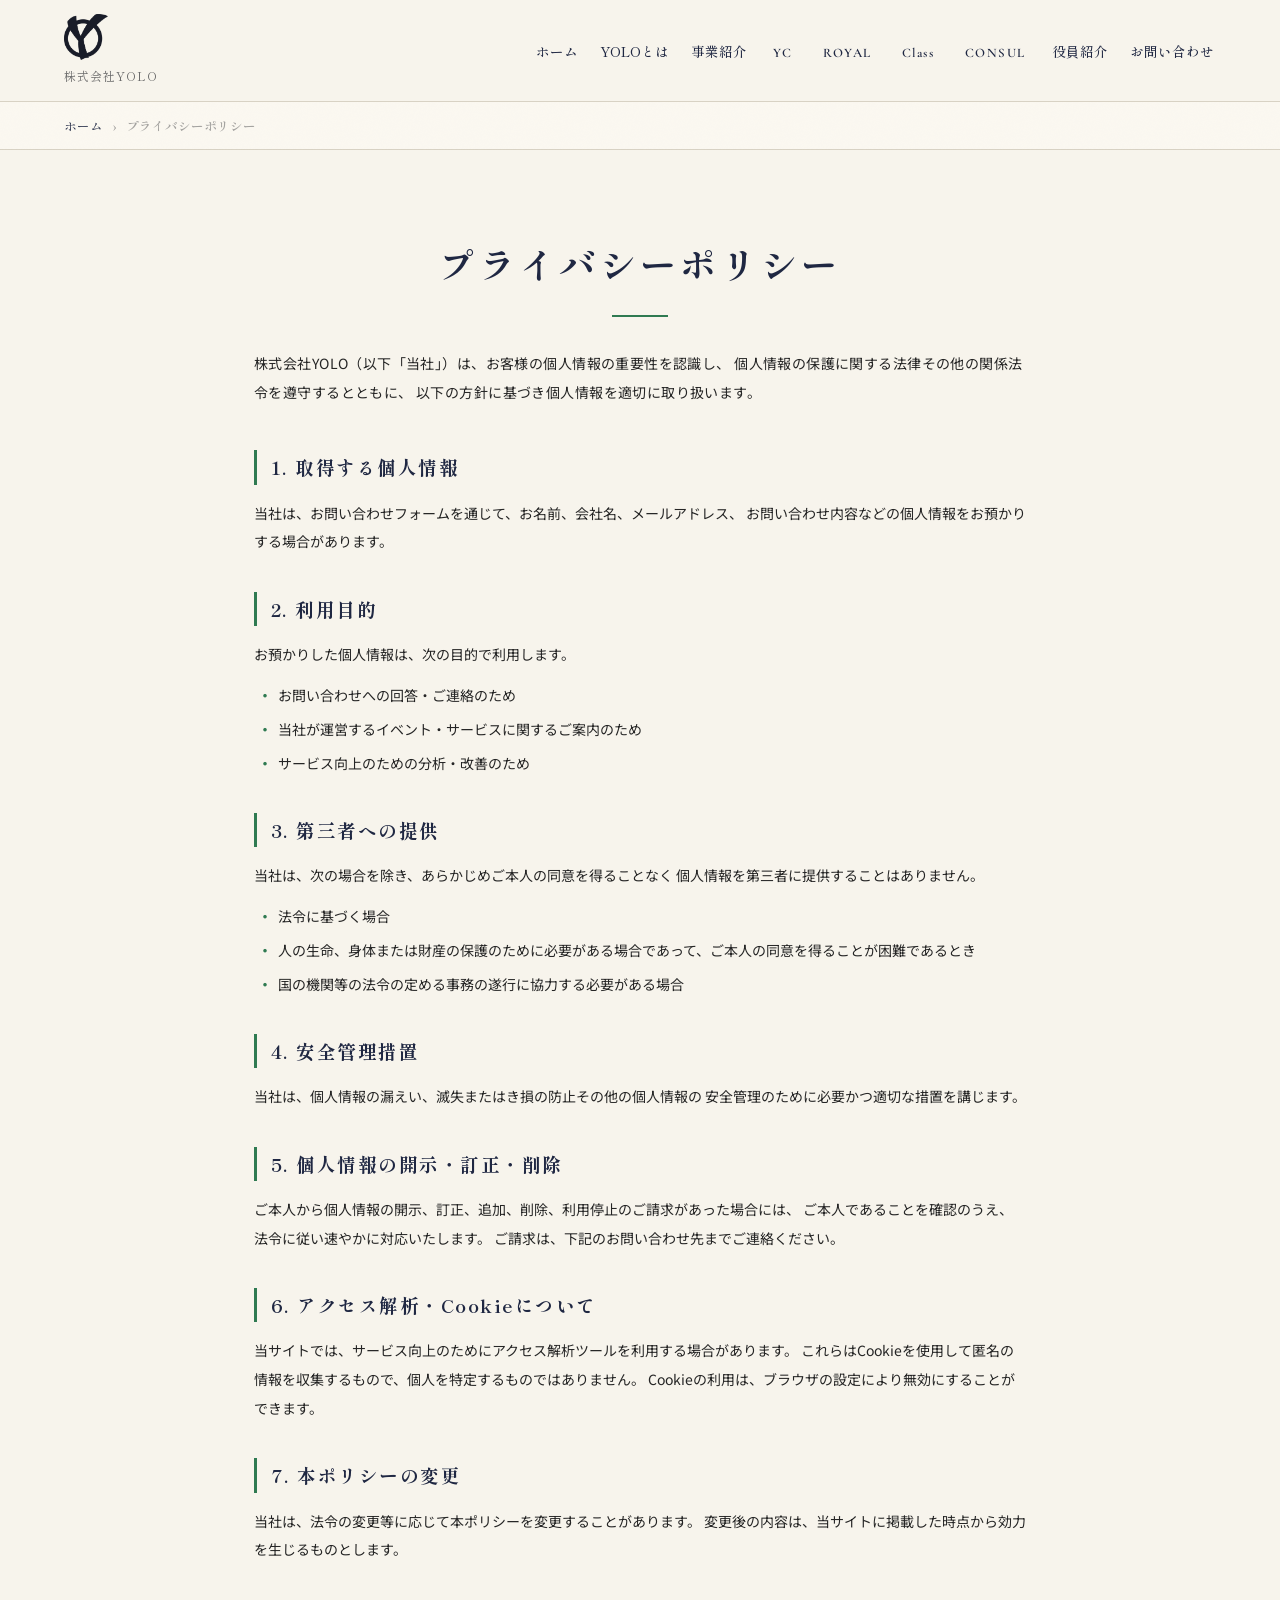
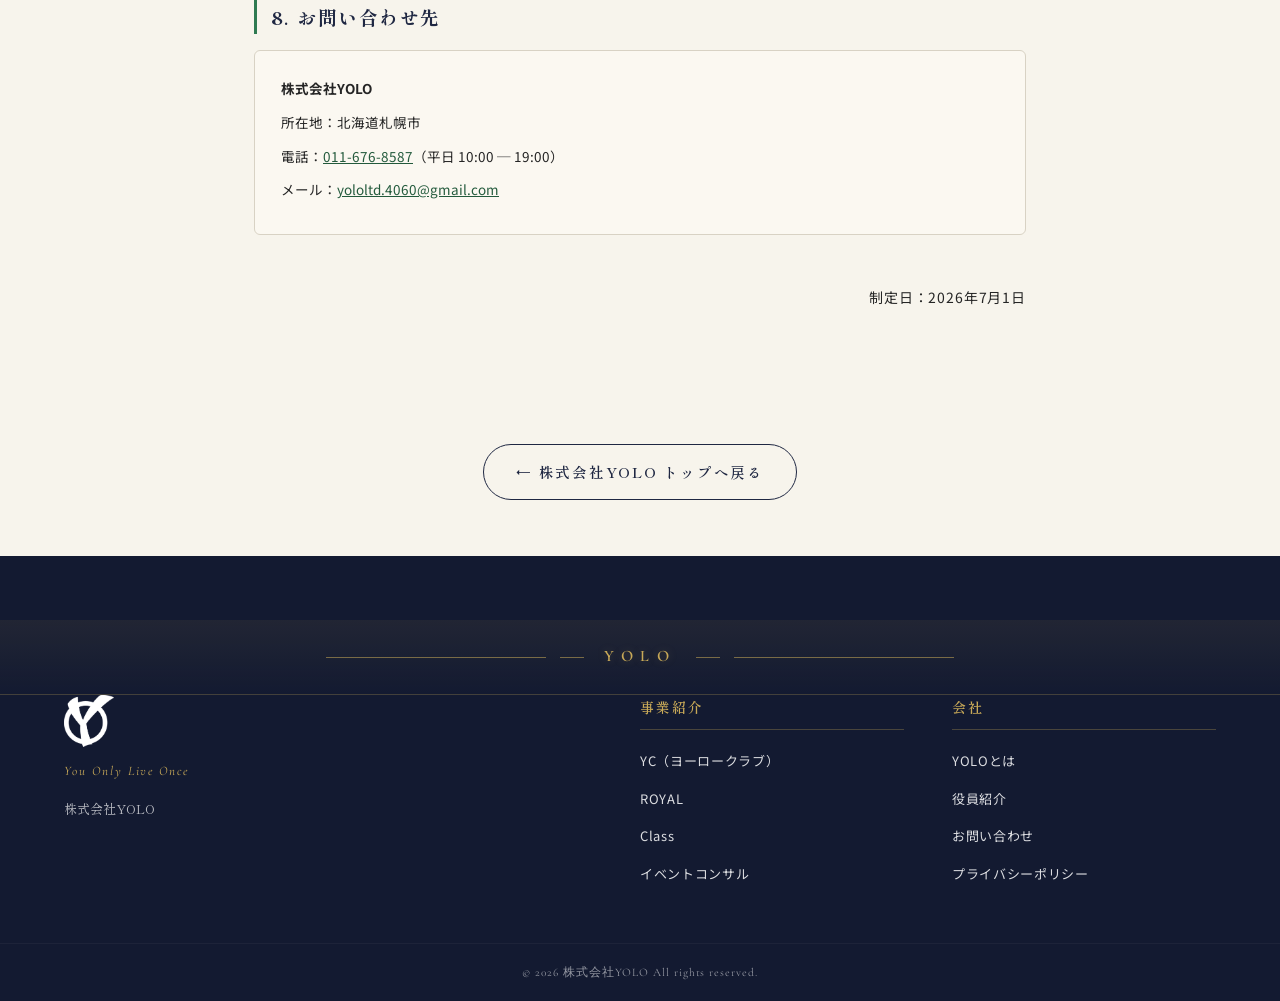
<file: privacy/index.html>
<!DOCTYPE html>
<html lang="ja">
<head>
    <meta charset="UTF-8">
    <meta name="viewport" content="width=device-width, initial-scale=1.0">
    <title>プライバシーポリシー ／ 株式会社YOLO</title>
    <meta name="description" content="株式会社YOLOの個人情報保護方針（プライバシーポリシー）です。お問い合わせフォームでお預かりする個人情報の取り扱いについて定めています。">
    <link rel="canonical" href="https://playmark0227-svg.github.io/yolo-hp/privacy/">
    <meta name="theme-color" content="#1f2742">
    <meta name="robots" content="noindex">

    <link rel="icon" href="../assets/favicon.svg" type="image/svg+xml">
    <link rel="apple-touch-icon" href="../assets/apple-touch-icon.png">

    <link rel="preconnect" href="https://fonts.googleapis.com">
    <link rel="preconnect" href="https://fonts.gstatic.com" crossorigin>
    <link href="https://fonts.googleapis.com/css2?family=Noto+Sans+JP:wght@300;400;500;700;900&family=Shippori+Mincho:wght@500;600;700;800&family=Cormorant+Garamond:wght@400;500;600&display=swap" rel="stylesheet">
    <link rel="stylesheet" href="../style.css">
</head>
<body class="is-subpage">
    <a href="#top" class="skip-link">本文へスキップ</a>
    <div class="scroll-progress" id="scrollProgress" aria-hidden="true"></div>

    <header class="site-header" id="siteHeader">
        <div class="site-header__inner container">
            <a href="../" class="site-header__brand">
                <img src="../assets/photos/logo/yolo-one.png" alt="YOLO ONE" class="site-header__mark">
                <span class="site-header__sub">株式会社YOLO</span>
            </a>
            <nav class="site-nav">
                <ul>
                    <li><a href="../">ホーム</a></li>
                    <li><a href="../#about">YOLOとは</a></li>
                    <li><a href="../#services">事業紹介</a></li>
                    <li class="site-nav__service"><a href="../yc/">YC</a></li>
                    <li class="site-nav__service"><a href="../royal/">ROYAL</a></li>
                    <li class="site-nav__service"><a href="../class/">Class</a></li>
                    <li class="site-nav__service"><a href="../consul/">CONSUL</a></li>
                    <li><a href="../#team">役員紹介</a></li>
                    <li><a href="../#contact">お問い合わせ</a></li>
                </ul>
            </nav>
            <button class="site-header__toggle" id="navToggle" aria-label="メニュー">
                <span></span><span></span><span></span>
            </button>
        </div>
    </header>

    <nav class="breadcrumb" aria-label="パンくず">
        <div class="container breadcrumb__inner">
            <a href="../">ホーム</a>
            <span>›</span>
            <span class="breadcrumb__current">プライバシーポリシー</span>
        </div>
    </nav>

    <section class="legal" id="top">
        <div class="container legal__inner">
            <h1 class="legal__title">プライバシーポリシー</h1>
            <p class="legal__lead">
                株式会社YOLO（以下「当社」）は、お客様の個人情報の重要性を認識し、
                個人情報の保護に関する法律その他の関係法令を遵守するとともに、
                以下の方針に基づき個人情報を適切に取り扱います。
            </p>

            <h2>1. 取得する個人情報</h2>
            <p>
                当社は、お問い合わせフォームを通じて、お名前、会社名、メールアドレス、
                お問い合わせ内容などの個人情報をお預かりする場合があります。
            </p>

            <h2>2. 利用目的</h2>
            <p>お預かりした個人情報は、次の目的で利用します。</p>
            <ul>
                <li>お問い合わせへの回答・ご連絡のため</li>
                <li>当社が運営するイベント・サービスに関するご案内のため</li>
                <li>サービス向上のための分析・改善のため</li>
            </ul>

            <h2>3. 第三者への提供</h2>
            <p>
                当社は、次の場合を除き、あらかじめご本人の同意を得ることなく
                個人情報を第三者に提供することはありません。
            </p>
            <ul>
                <li>法令に基づく場合</li>
                <li>人の生命、身体または財産の保護のために必要がある場合であって、ご本人の同意を得ることが困難であるとき</li>
                <li>国の機関等の法令の定める事務の遂行に協力する必要がある場合</li>
            </ul>

            <h2>4. 安全管理措置</h2>
            <p>
                当社は、個人情報の漏えい、滅失またはき損の防止その他の個人情報の
                安全管理のために必要かつ適切な措置を講じます。
            </p>

            <h2>5. 個人情報の開示・訂正・削除</h2>
            <p>
                ご本人から個人情報の開示、訂正、追加、削除、利用停止のご請求があった場合には、
                ご本人であることを確認のうえ、法令に従い速やかに対応いたします。
                ご請求は、下記のお問い合わせ先までご連絡ください。
            </p>

            <h2>6. アクセス解析・Cookieについて</h2>
            <p>
                当サイトでは、サービス向上のためにアクセス解析ツールを利用する場合があります。
                これらはCookieを使用して匿名の情報を収集するもので、個人を特定するものではありません。
                Cookieの利用は、ブラウザの設定により無効にすることができます。
            </p>

            <h2>7. 本ポリシーの変更</h2>
            <p>
                当社は、法令の変更等に応じて本ポリシーを変更することがあります。
                変更後の内容は、当サイトに掲載した時点から効力を生じるものとします。
            </p>

            <h2>8. お問い合わせ先</h2>
            <div class="legal__contact">
                <p><strong>株式会社YOLO</strong></p>
                <p>所在地：北海道札幌市</p>
                <p>電話：<a href="tel:0116768587">011-676-8587</a>（平日 10:00 ─ 19:00）</p>
                <p>メール：<a href="mailto:yololtd.4060@gmail.com">yololtd.4060@gmail.com</a></p>
            </div>

            <p class="legal__date">制定日：2026年7月1日</p>
        </div>
    </section>

    <section class="back-band">
        <div class="container back-band__inner">
            <a href="../" class="back-band__btn">← 株式会社YOLO トップへ戻る</a>
        </div>
    </section>

    <footer class="site-footer">
        <div class="site-footer__ornament" aria-hidden="true">
            <span></span><span></span><span>YOLO</span><span></span><span></span>
        </div>
        <div class="container site-footer__inner">
            <div class="site-footer__brand">
                <img src="../assets/photos/logo/yolo-one-white.png" alt="YOLO ONE" class="site-footer__mark">
                <p class="site-footer__tag">You Only Live Once</p>
                <p class="site-footer__addr">株式会社YOLO</p>
            </div>
            <div class="site-footer__nav">
                <h4>事業紹介</h4>
                <ul>
                    <li><a href="../yc/">YC（ヨーロークラブ）</a></li>
                    <li><a href="../royal/">ROYAL</a></li>
                    <li><a href="../class/">Class</a></li>
                    <li><a href="../consul/">イベントコンサル</a></li>
                </ul>
            </div>
            <div class="site-footer__nav">
                <h4>会社</h4>
                <ul>
                    <li><a href="../#about">YOLOとは</a></li>
                    <li><a href="../#team">役員紹介</a></li>
                    <li><a href="../#contact">お問い合わせ</a></li>
                    <li><a href="../privacy/">プライバシーポリシー</a></li>
                </ul>
            </div>
        </div>
        <div class="site-footer__copy">
            <div class="container">
                <p>&copy; 2026 株式会社YOLO All rights reserved.</p>
            </div>
        </div>
    </footer>

    <a href="#top" class="back-to-top" id="backToTop" aria-label="ページ上部に戻る">
        <span class="back-to-top__arrow">↑</span>
        <span class="back-to-top__label">TOP</span>
    </a>

    <script src="../script.js"></script>
</body>
</html>
</file>
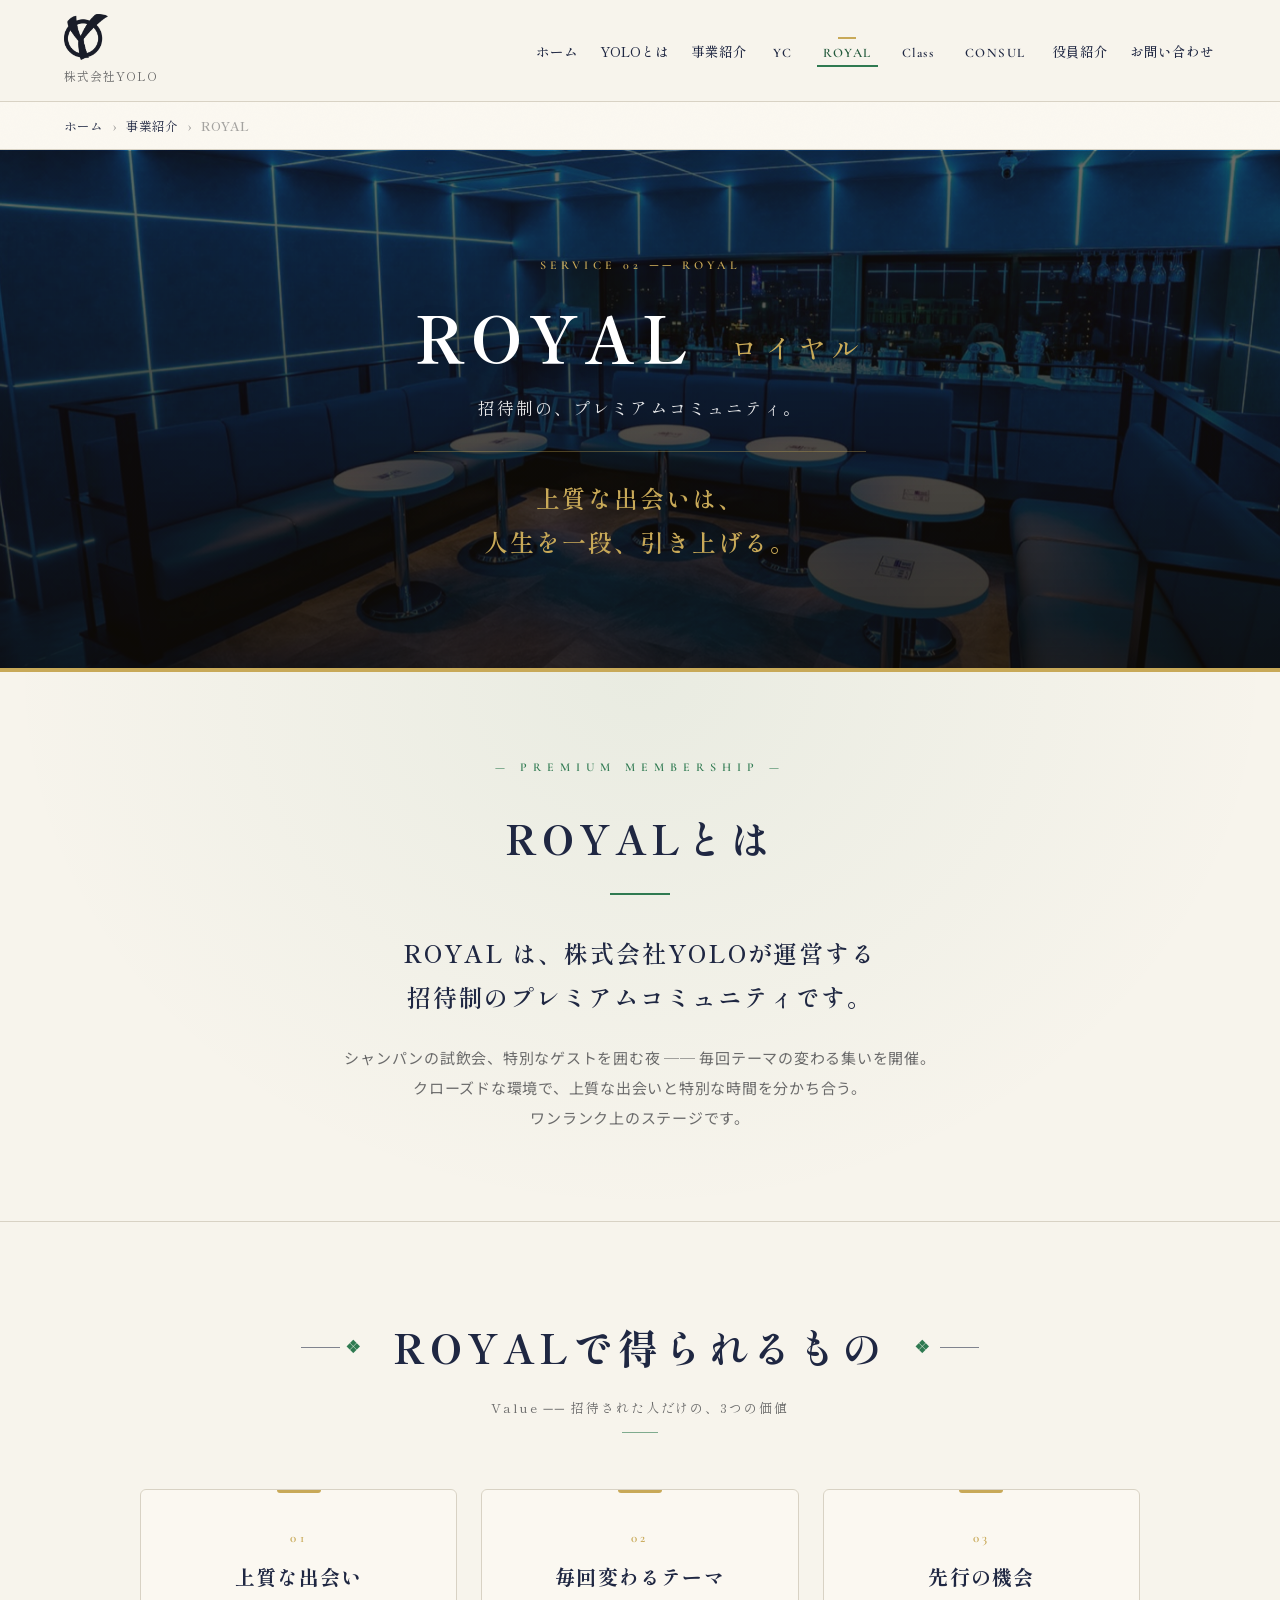
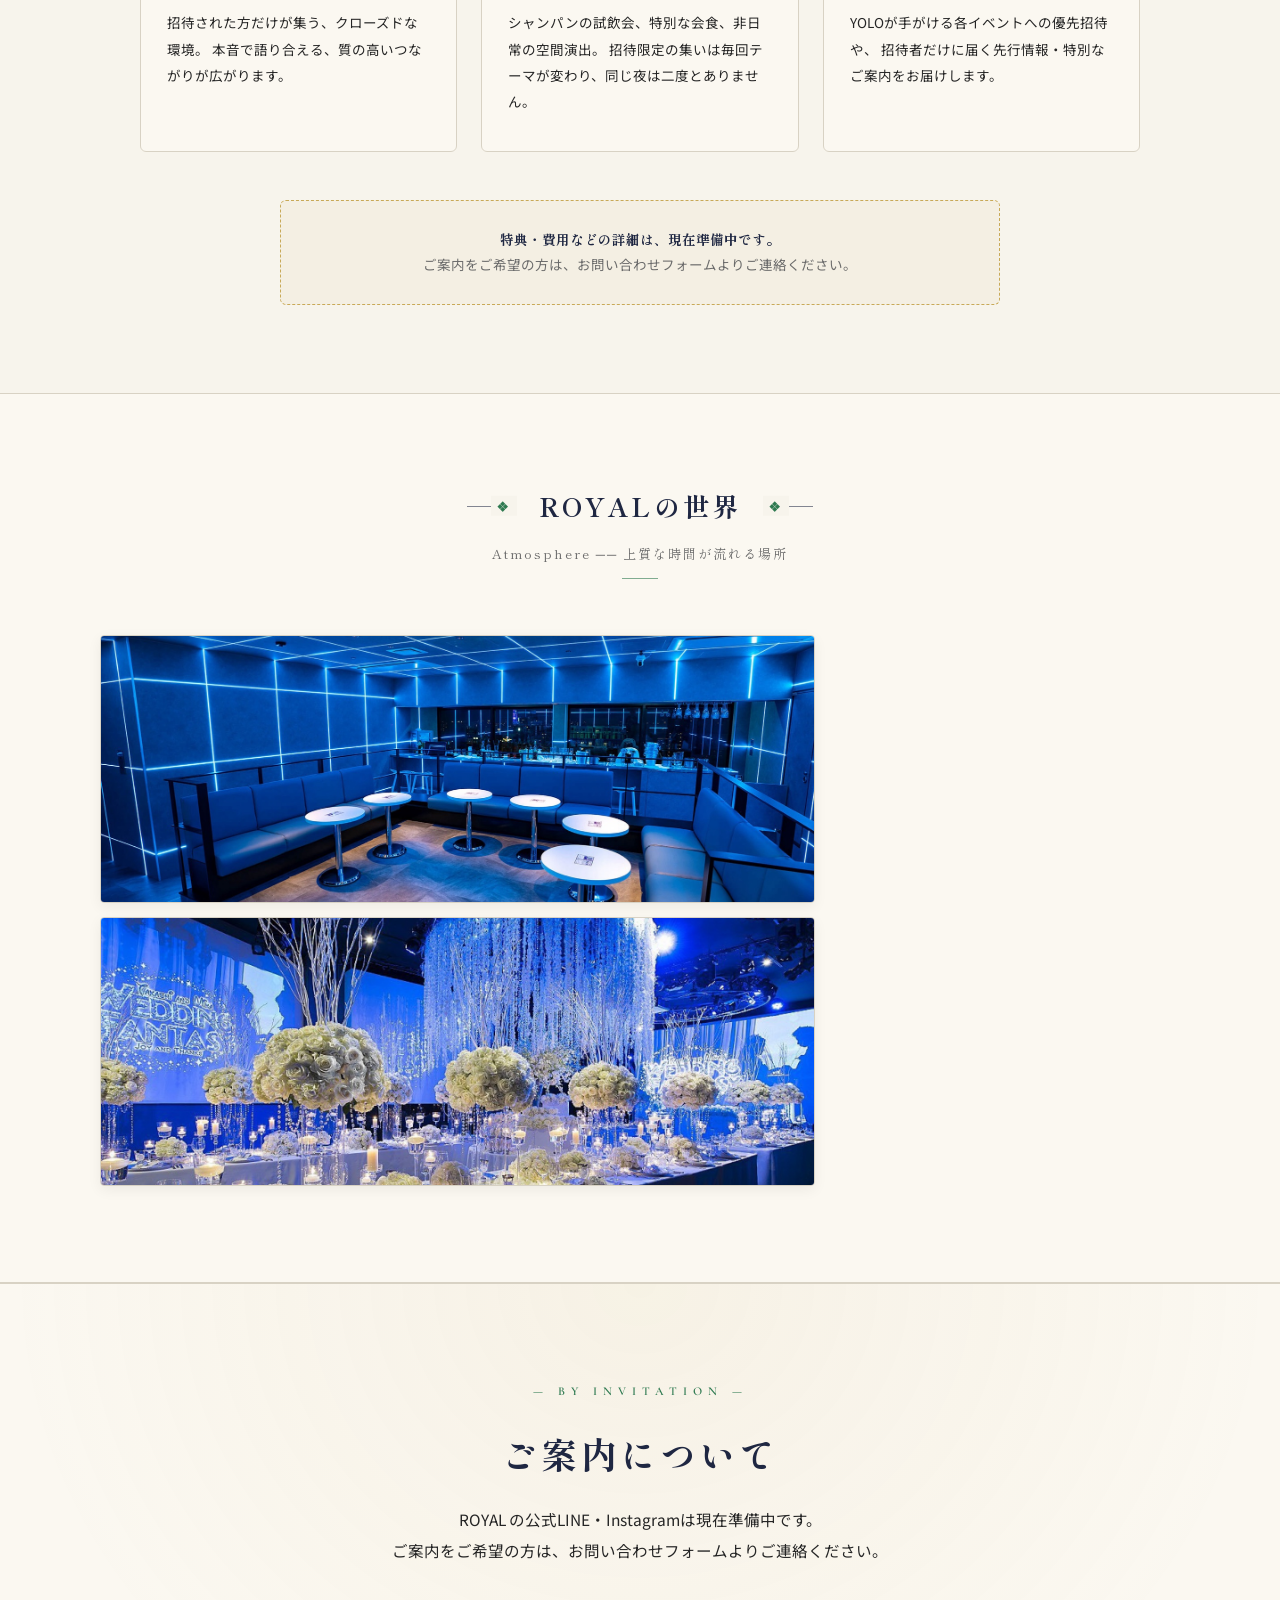
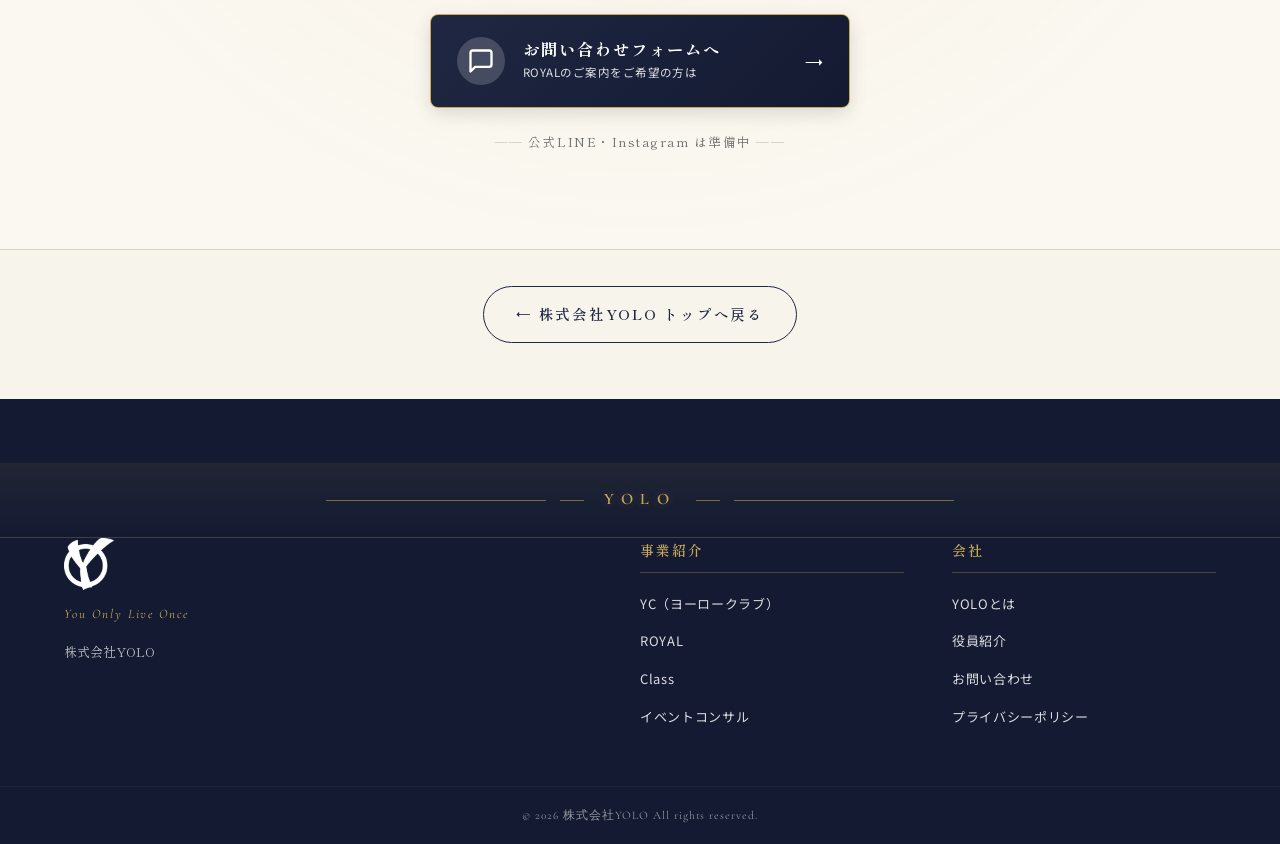
<file: royal/index.html>
<!DOCTYPE html>
<html lang="ja">
<head>
    <meta charset="UTF-8">
    <meta name="viewport" content="width=device-width, initial-scale=1.0">
    <title>ROYAL ── 招待制のプレミアムコミュニティ ／ 株式会社YOLO</title>
    <meta name="description" content="ROYAL（ロイヤル）は、株式会社YOLOが運営する招待制のプレミアムコミュニティ。毎回テーマの変わる上質な集いを開催しています。詳細は準備中。">
    <link rel="canonical" href="https://playmark0227-svg.github.io/yolo-hp/royal/">
    <meta name="theme-color" content="#141008">
    <meta name="format-detection" content="telephone=no">

    <!-- favicon / icons -->
    <link rel="icon" href="../assets/favicon.svg" type="image/svg+xml">
    <link rel="apple-touch-icon" href="../assets/apple-touch-icon.png">

    <!-- Open Graph -->
    <meta property="og:type" content="website">
    <meta property="og:site_name" content="株式会社YOLO">
    <meta property="og:locale" content="ja_JP">
    <meta property="og:title" content="ROYAL ── 招待制のプレミアムコミュニティ">
    <meta property="og:description" content="招待制のプレミアムコミュニティ。毎回テーマの変わる上質な集いを開催しています。">
    <meta property="og:url" content="https://playmark0227-svg.github.io/yolo-hp/royal/">
    <meta property="og:image" content="https://playmark0227-svg.github.io/yolo-hp/assets/og-image.jpg">
    <meta property="og:image:width" content="1200">
    <meta property="og:image:height" content="630">
    <meta property="og:image:alt" content="株式会社YOLO ── You Only Live Once">

    <!-- Twitter Card -->
    <meta name="twitter:card" content="summary_large_image">
    <meta name="twitter:title" content="ROYAL ── 株式会社YOLO">
    <meta name="twitter:description" content="招待制のプレミアムコミュニティ。毎回テーマの変わる上質な集いを。">
    <meta name="twitter:image" content="https://playmark0227-svg.github.io/yolo-hp/assets/og-image.jpg">

    <link rel="preconnect" href="https://fonts.googleapis.com">
    <link rel="preconnect" href="https://fonts.gstatic.com" crossorigin>
    <link href="https://fonts.googleapis.com/css2?family=Noto+Sans+JP:wght@300;400;500;700;900&family=Shippori+Mincho:wght@500;600;700;800&family=Cormorant+Garamond:wght@400;500;600&display=swap" rel="stylesheet">
    <link rel="stylesheet" href="../style.css">
</head>
<body class="is-subpage">
    <a href="#top" class="skip-link">本文へスキップ</a>
    <div class="scroll-progress" id="scrollProgress" aria-hidden="true"></div>

    <header class="site-header" id="siteHeader">
        <div class="site-header__inner container">
            <a href="../" class="site-header__brand">
                <img src="../assets/photos/logo/yolo-one.png" alt="YOLO ONE" class="site-header__mark">
                <span class="site-header__sub">株式会社YOLO</span>
            </a>
            <nav class="site-nav">
                <ul>
                    <li><a href="../">ホーム</a></li>
                    <li><a href="../#about">YOLOとは</a></li>
                    <li><a href="../#services">事業紹介</a></li>
                    <li class="site-nav__service"><a href="../yc/">YC</a></li>
                    <li class="site-nav__service"><a href="../royal/" class="is-active" aria-current="page">ROYAL</a></li>
                    <li class="site-nav__service"><a href="../class/">Class</a></li>
                    <li class="site-nav__service"><a href="../consul/">CONSUL</a></li>
                    <li><a href="../#team">役員紹介</a></li>
                    <li><a href="../#contact">お問い合わせ</a></li>
                </ul>
            </nav>
            <button class="site-header__toggle" id="navToggle" aria-label="メニュー">
                <span></span><span></span><span></span>
            </button>
        </div>
    </header>

    <nav class="breadcrumb" aria-label="パンくず">
        <div class="container breadcrumb__inner">
            <a href="../">ホーム</a>
            <span>›</span>
            <a href="../#services">事業紹介</a>
            <span>›</span>
            <span class="breadcrumb__current">ROYAL</span>
        </div>
    </nav>

    <!-- ============ HERO (photo) ============ -->
    <section class="page-hero page-hero--photo page-hero--royal" id="top">
        <img src="../assets/photos/royal/royal-lounge.jpg" alt="上質なラウンジ空間" class="page-hero__bg">
        <div class="container page-hero__inner">
            <p class="page-hero__eyebrow">SERVICE 02 ── ROYAL</p>
            <h1 class="page-hero__title">ROYAL <small>ロイヤル</small></h1>
            <p class="page-hero__sub">招待制の、プレミアムコミュニティ。</p>
            <p class="page-hero__lead">
                上質な出会いは、<br>
                人生を一段、引き上げる。
            </p>
        </div>
    </section>

    <!-- ============ INTRO ============ -->
    <section class="intro-band">
        <div class="container intro-band__inner">
            <p class="intro-band__eyebrow">— PREMIUM MEMBERSHIP —</p>
            <h2 class="intro-band__title">ROYALとは</h2>
            <p class="intro-band__lead">
                ROYAL は、株式会社YOLOが運営する<br>
                招待制のプレミアムコミュニティです。
            </p>
            <p class="intro-band__sub">
                シャンパンの試飲会、特別なゲストを囲む夜 ── 毎回テーマの変わる集いを開催。<br>
                クローズドな環境で、上質な出会いと特別な時間を分かち合う。<br>
                ワンランク上のステージです。
            </p>
        </div>
    </section>

    <!-- ============ FEATURES ============ -->
    <section class="features royal-feature">
        <div class="container">
            <h2 class="section-title">
                <span class="section-title__deco section-title__deco--l"></span>
                ROYALで得られるもの
                <span class="section-title__deco section-title__deco--r"></span>
            </h2>
            <p class="section-sub">Value ── 招待された人だけの、3つの価値</p>

            <div class="feature-grid">
                <div class="feature-card">
                    <p class="feature-card__no">01</p>
                    <h3 class="feature-card__title">上質な出会い</h3>
                    <p class="feature-card__desc">
                        招待された方だけが集う、クローズドな環境。
                        本音で語り合える、質の高いつながりが広がります。
                    </p>
                </div>
                <div class="feature-card">
                    <p class="feature-card__no">02</p>
                    <h3 class="feature-card__title">毎回変わるテーマ</h3>
                    <p class="feature-card__desc">
                        シャンパンの試飲会、特別な会食、非日常の空間演出。
                        招待限定の集いは毎回テーマが変わり、同じ夜は二度とありません。
                    </p>
                </div>
                <div class="feature-card">
                    <p class="feature-card__no">03</p>
                    <h3 class="feature-card__title">先行の機会</h3>
                    <p class="feature-card__desc">
                        YOLOが手がける各イベントへの優先招待や、
                        招待者だけに届く先行情報・特別なご案内をお届けします。
                    </p>
                </div>
            </div>

            <p class="soon-note">
                <strong>特典・費用などの詳細は、現在準備中です。</strong><br>
                ご案内をご希望の方は、お問い合わせフォームよりご連絡ください。
            </p>
        </div>
    </section>

    <!-- ============ GALLERY ============ -->
    <section class="yc-gallery-section">
        <div class="container">
            <h2 class="section-title section-title--sub">
                <span class="section-title__deco section-title__deco--l"></span>
                ROYALの世界
                <span class="section-title__deco section-title__deco--r"></span>
            </h2>
            <p class="section-sub">Atmosphere ── 上質な時間が流れる場所</p>

            <div class="photo-gallery">
                <figure class="gallery-item gallery-item--wide">
                    <img src="../assets/photos/royal/royal-lounge.jpg" alt="洗練されたラウンジ空間" loading="lazy" decoding="async">
                    <figcaption class="gallery-item__cap">LOUNGE ── 洗練された空間で</figcaption>
                </figure>
                <figure class="gallery-item gallery-item--wide">
                    <img src="../assets/photos/royal/royal-gathering.jpg" alt="招待制の集いの様子" loading="lazy" decoding="async">
                    <figcaption class="gallery-item__cap">GATHERING ── 招待された人の集い</figcaption>
                </figure>
            </div>
        </div>
    </section>

    <!-- ============ CTA ============ -->
    <section class="social-cta">
        <div class="container social-cta__inner">
            <p class="social-cta__eyebrow">— BY INVITATION —</p>
            <h2 class="social-cta__title">ご案内について</h2>
            <p class="social-cta__lead">
                ROYAL の公式LINE・Instagramは現在準備中です。<br>
                ご案内をご希望の方は、お問い合わせフォームよりご連絡ください。
            </p>
            <div class="social-cta__buttons social-cta__buttons--single">
                <a href="../#contact" class="social-btn social-btn--contact">
                    <span class="social-btn__icon" aria-hidden="true">
                        <svg viewBox="0 0 24 24" width="28" height="28" fill="none" stroke="currentColor" stroke-width="2" stroke-linecap="round" stroke-linejoin="round"><path d="M21 15a2 2 0 0 1-2 2H7l-4 4V5a2 2 0 0 1 2-2h14a2 2 0 0 1 2 2z"/></svg>
                    </span>
                    <span class="social-btn__body">
                        <span class="social-btn__label">お問い合わせフォームへ</span>
                        <span class="social-btn__sub">ROYALのご案内をご希望の方は</span>
                    </span>
                    <span class="social-btn__arrow" aria-hidden="true">→</span>
                </a>
            </div>
            <!-- TODO: ROYAL公式LINE・Instagram開設後にボタンを追加 -->
            <p class="soon-badge">公式LINE・Instagram は準備中</p>
        </div>
    </section>

    <section class="back-band">
        <div class="container back-band__inner">
            <a href="../" class="back-band__btn">← 株式会社YOLO トップへ戻る</a>
        </div>
    </section>

    <footer class="site-footer">
        <div class="site-footer__ornament" aria-hidden="true">
            <span></span><span></span><span>YOLO</span><span></span><span></span>
        </div>
        <div class="container site-footer__inner">
            <div class="site-footer__brand">
                <img src="../assets/photos/logo/yolo-one-white.png" alt="YOLO ONE" class="site-footer__mark">
                <p class="site-footer__tag">You Only Live Once</p>
                <p class="site-footer__addr">株式会社YOLO</p>
            </div>
            <div class="site-footer__nav">
                <h4>事業紹介</h4>
                <ul>
                    <li><a href="../yc/">YC（ヨーロークラブ）</a></li>
                    <li><a href="../royal/">ROYAL</a></li>
                    <li><a href="../class/">Class</a></li>
                    <li><a href="../consul/">イベントコンサル</a></li>
                </ul>
            </div>
            <div class="site-footer__nav">
                <h4>会社</h4>
                <ul>
                    <li><a href="../#about">YOLOとは</a></li>
                    <li><a href="../#team">役員紹介</a></li>
                    <li><a href="../#contact">お問い合わせ</a></li>
                    <li><a href="../privacy/">プライバシーポリシー</a></li>
                </ul>
            </div>
        </div>
        <div class="site-footer__copy">
            <div class="container">
                <p>&copy; 2026 株式会社YOLO All rights reserved.</p>
            </div>
        </div>
    </footer>

    <a href="#top" class="back-to-top" id="backToTop" aria-label="ページ上部に戻る">
        <span class="back-to-top__arrow">↑</span>
        <span class="back-to-top__label">TOP</span>
    </a>

    <script src="../script.js"></script>
</body>
</html>
</file>
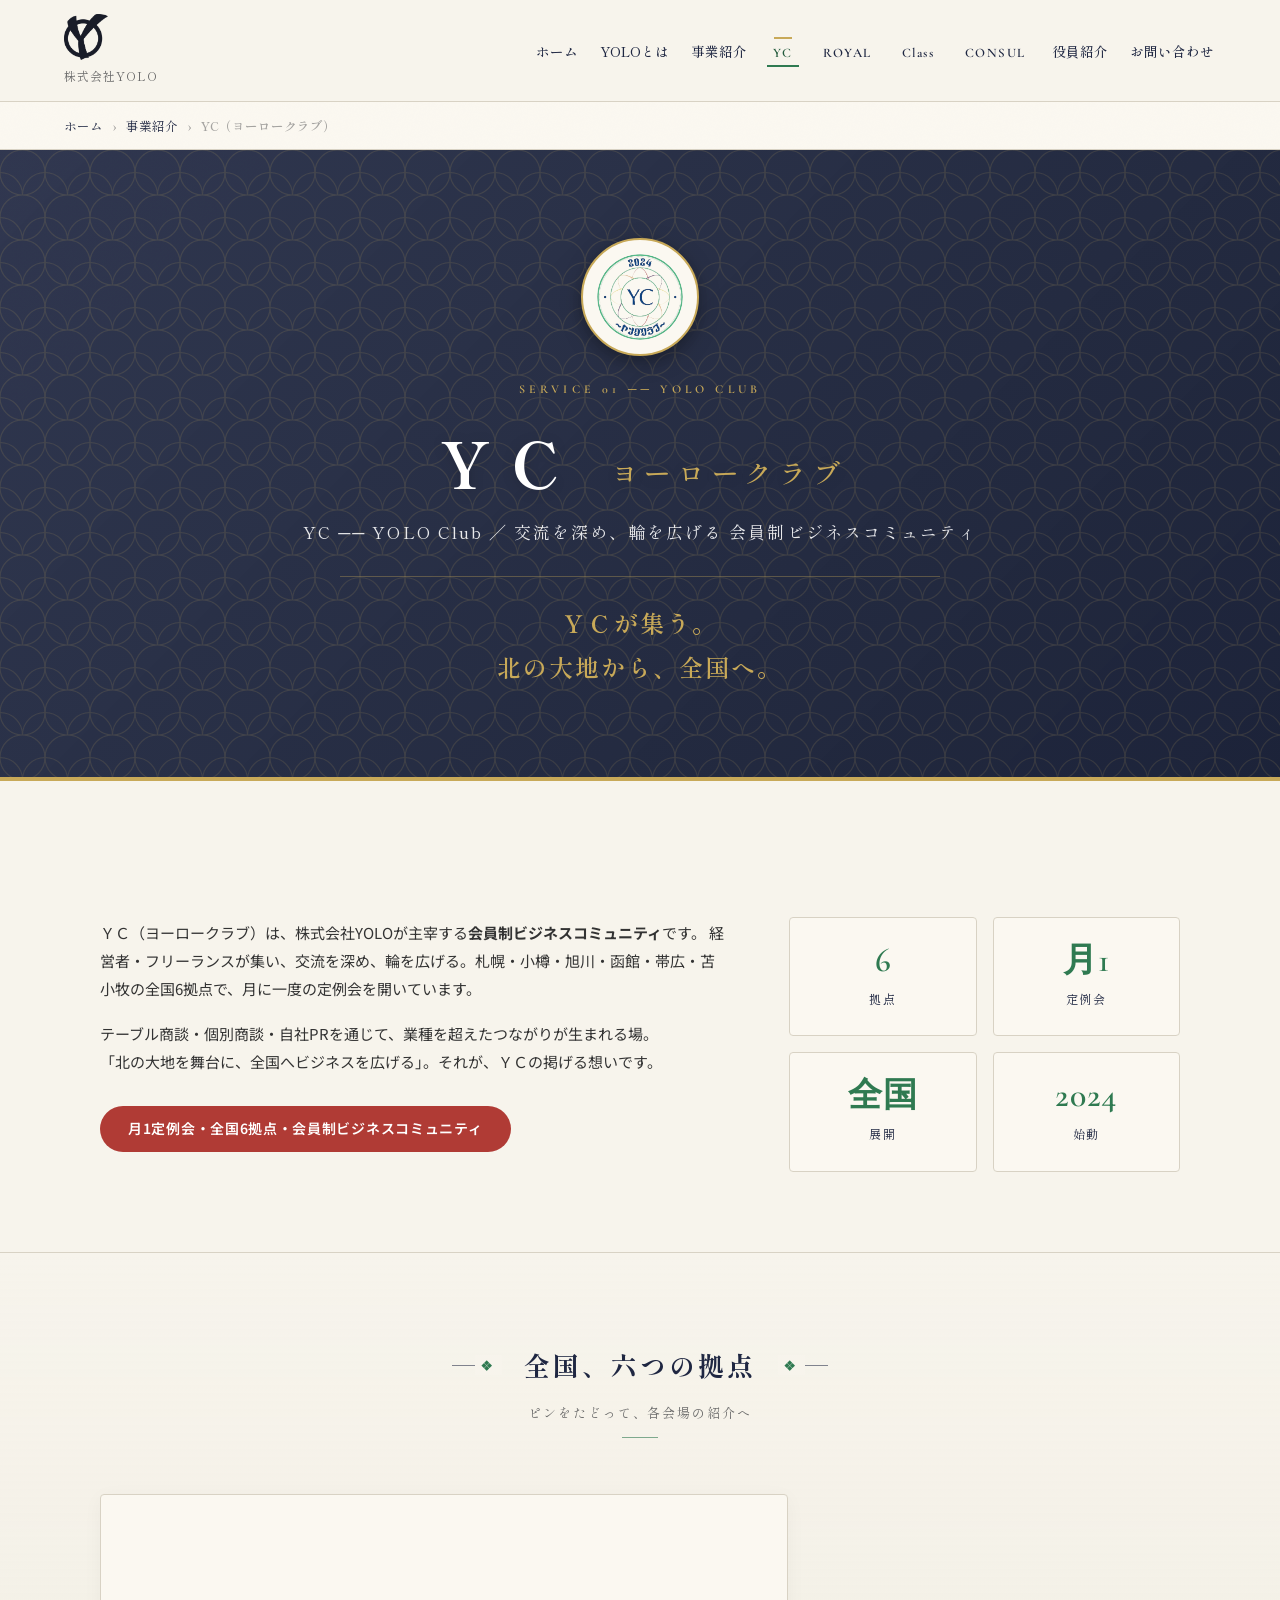
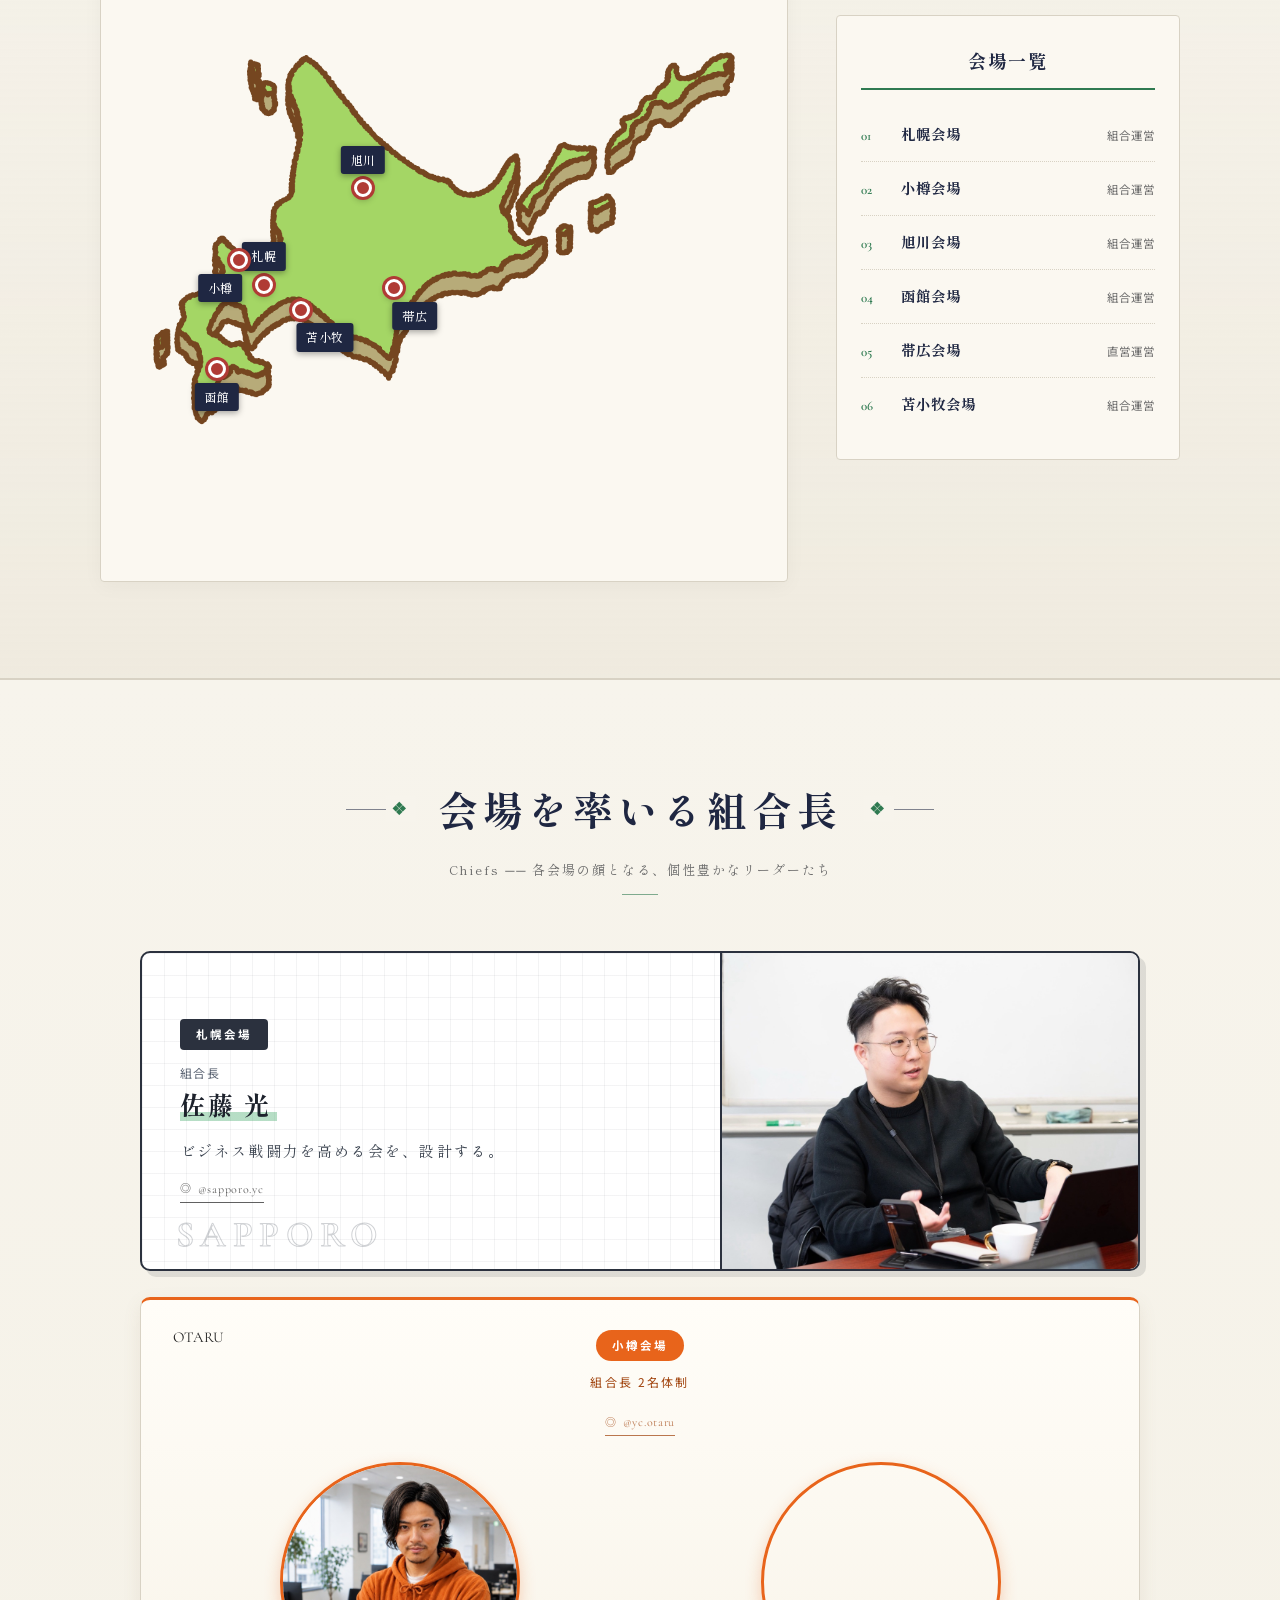
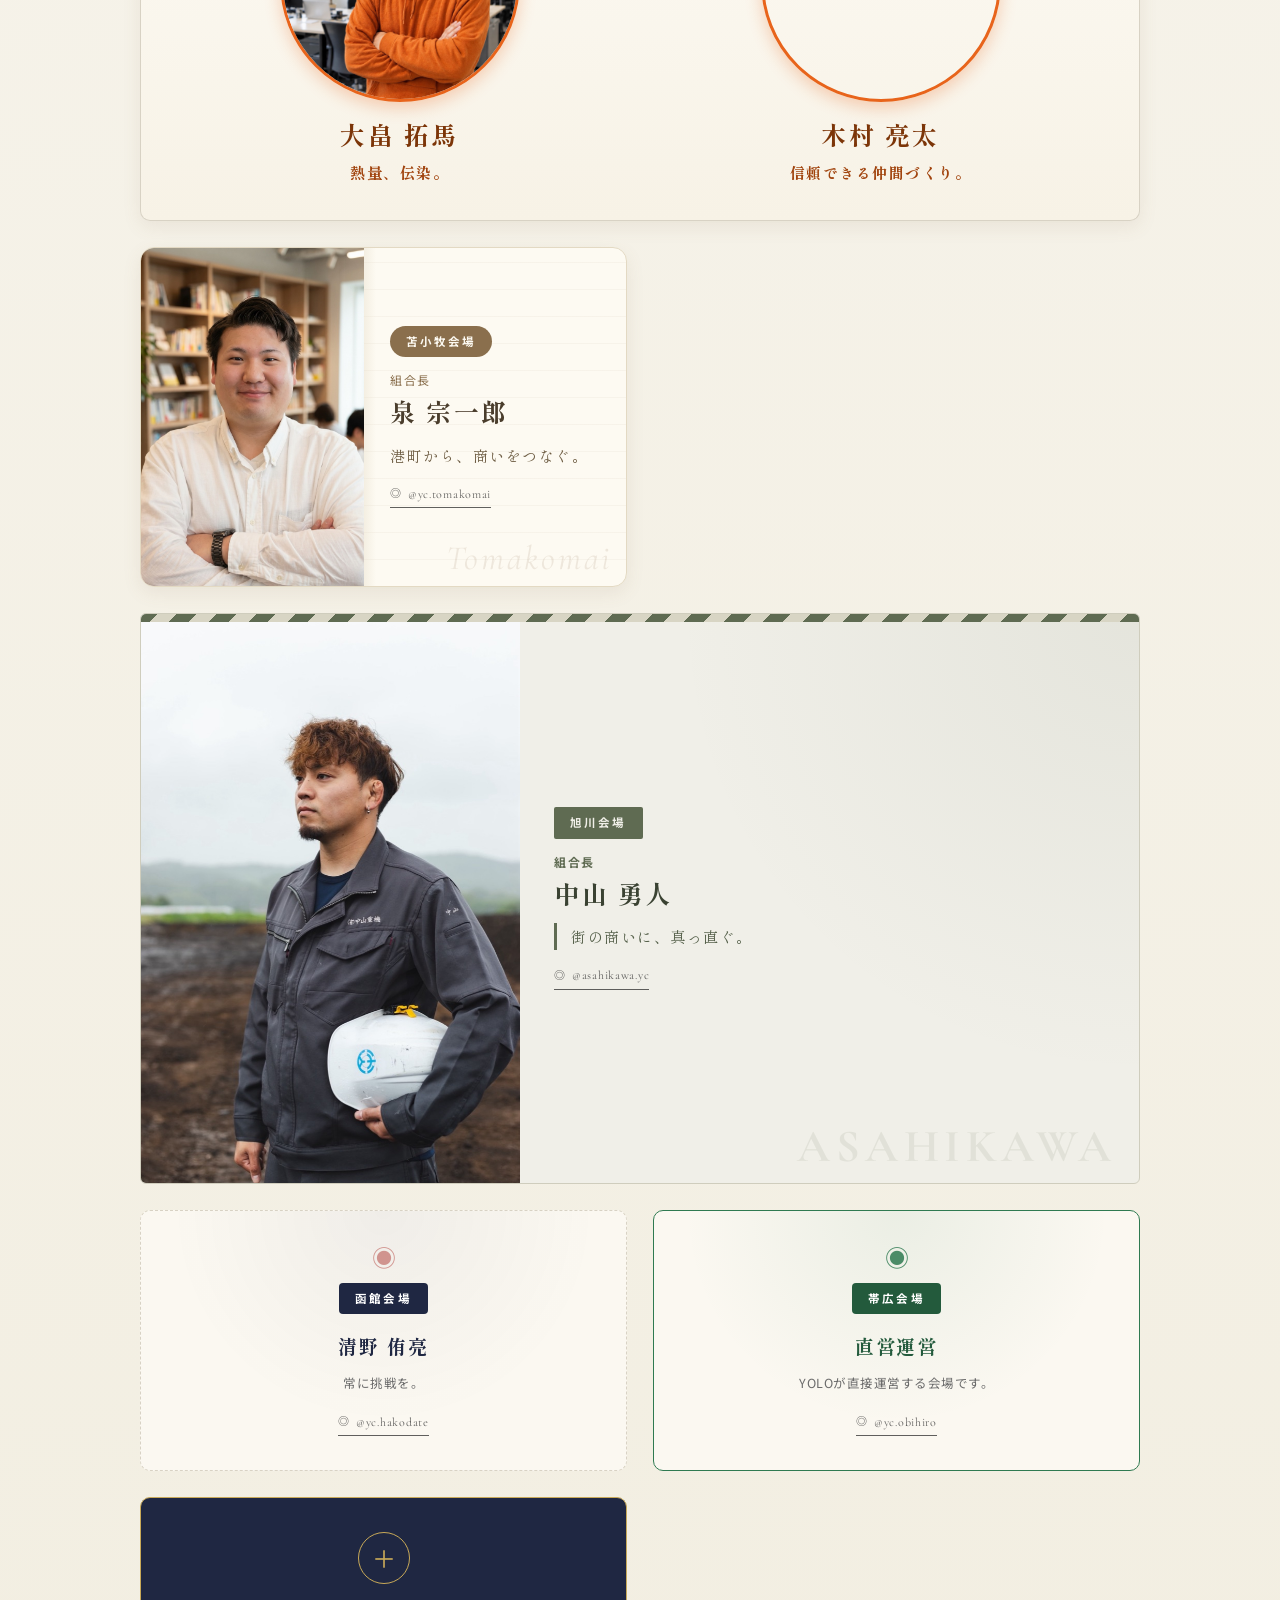
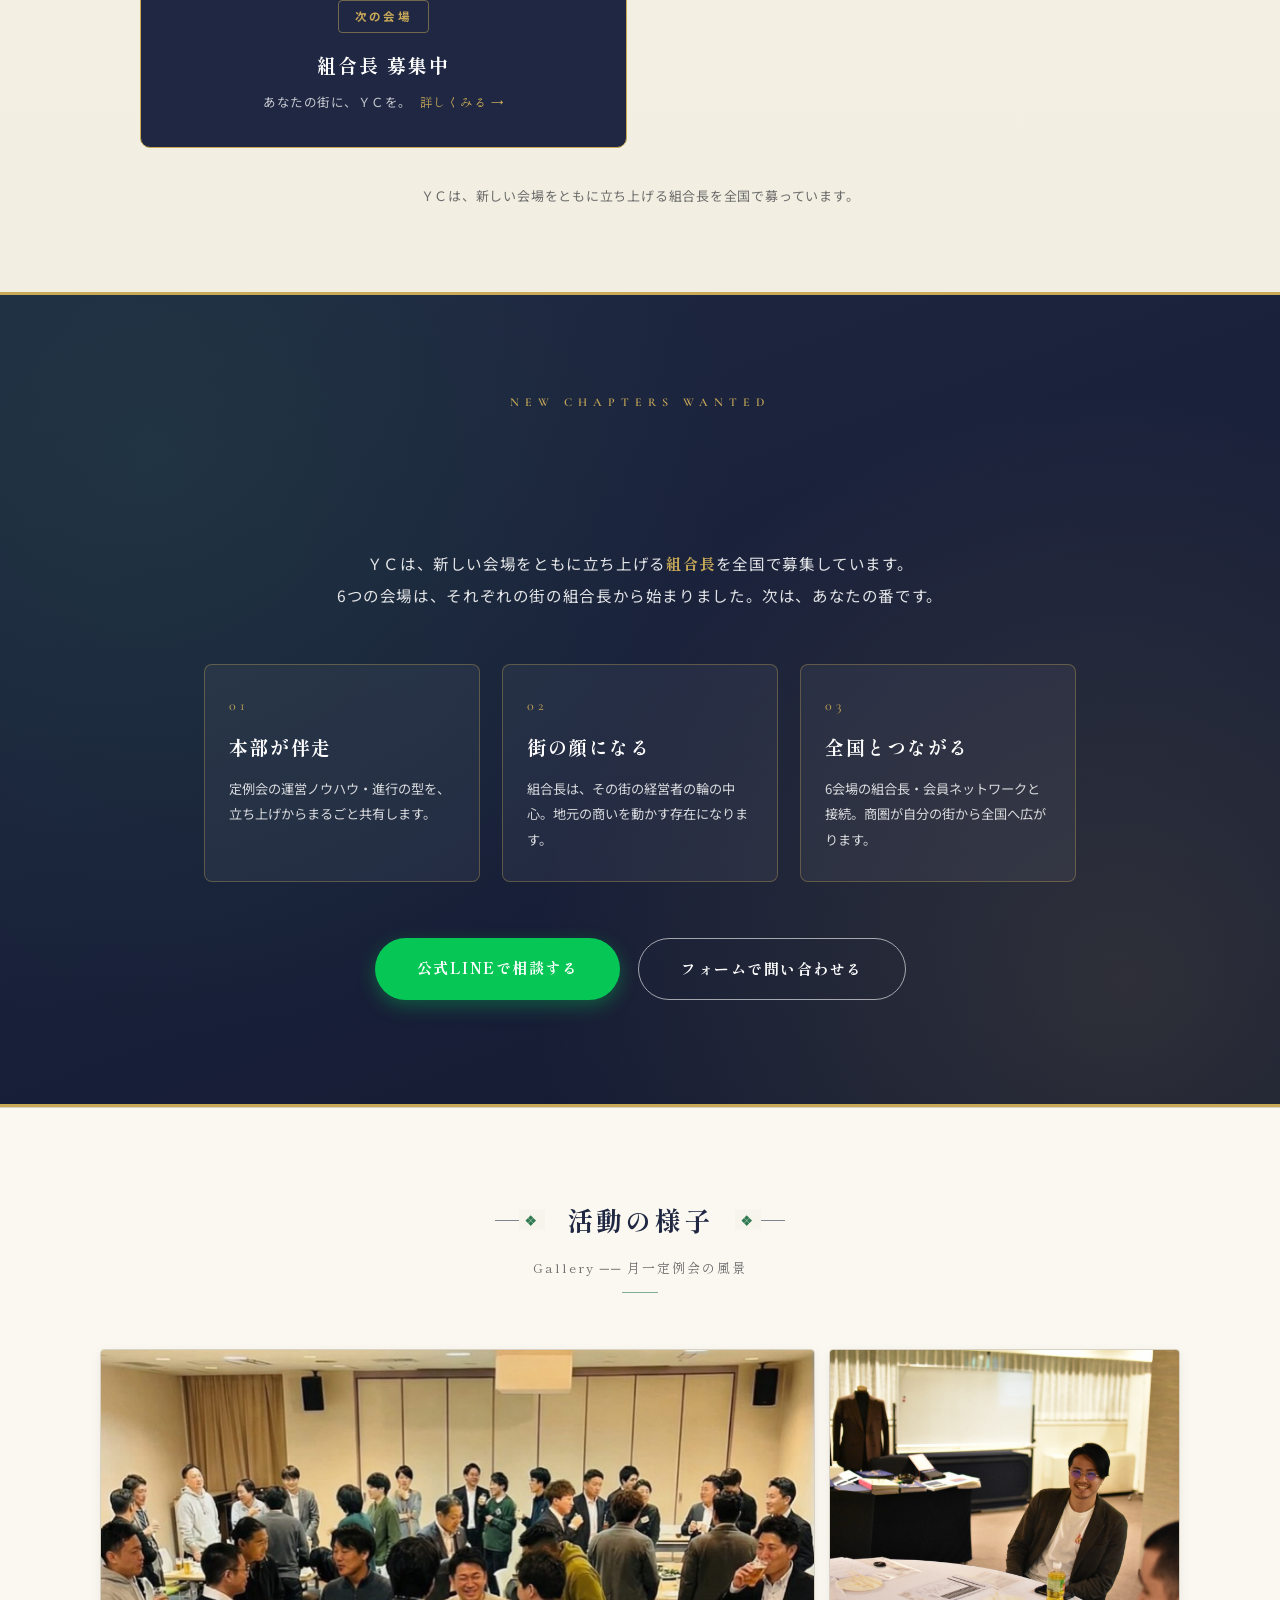
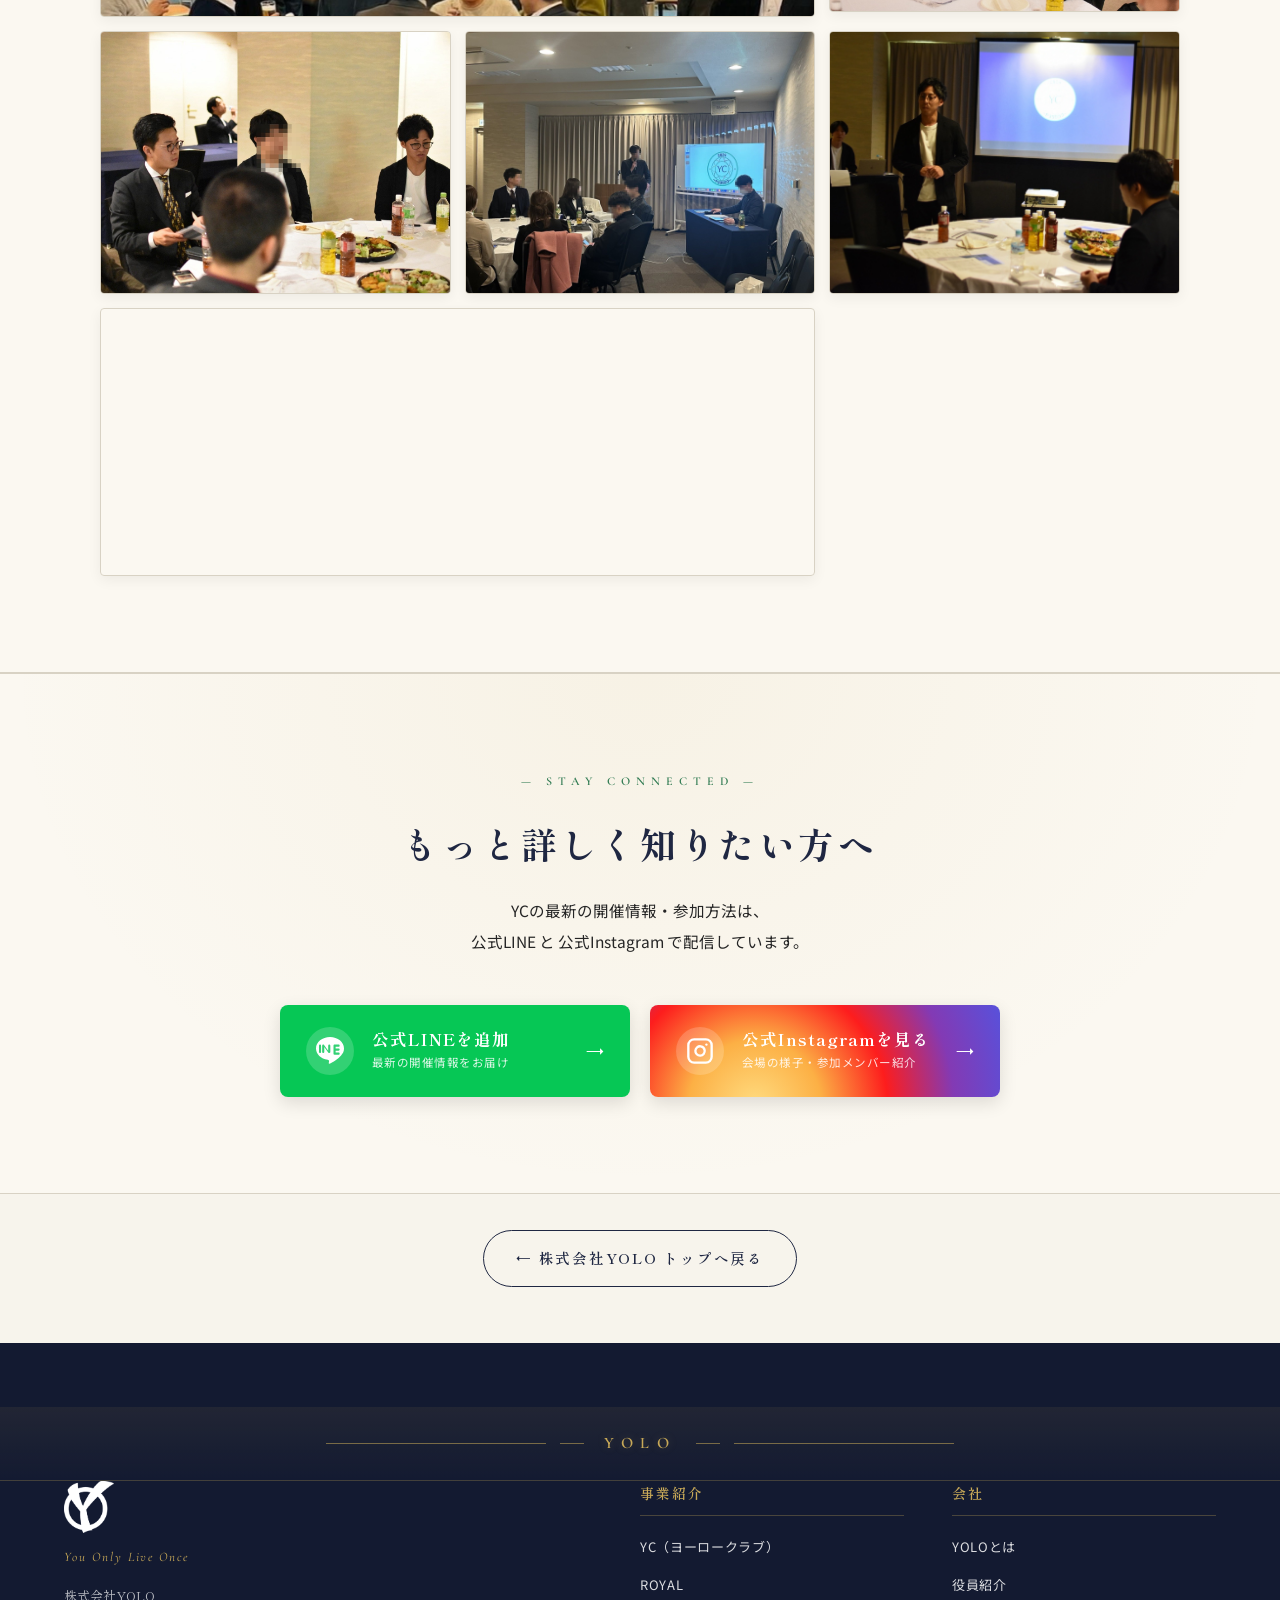
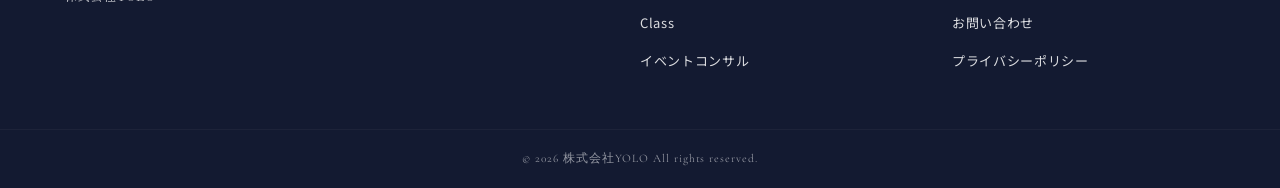
<file: yc/index.html>
<!DOCTYPE html>
<html lang="ja">
<head>
    <meta charset="UTF-8">
    <meta name="viewport" content="width=device-width, initial-scale=1.0">
    <title>YC（ヨーロークラブ） ── 株式会社YOLO</title>
    <meta name="description" content="YC（ヨーロークラブ）は、株式会社YOLOが主宰する経営者・フリーランスのための会員制ビジネスコミュニティ。札幌・小樽・旭川・函館・帯広・苫小牧の全国6拠点で月一定例会を開催。">
    <link rel="canonical" href="https://playmark0227-svg.github.io/yolo-hp/yc/">
    <meta name="theme-color" content="#1f2742">
    <meta name="format-detection" content="telephone=no">

    <!-- favicon / icons -->
    <link rel="icon" href="../assets/favicon.svg" type="image/svg+xml">
    <link rel="apple-touch-icon" href="../assets/apple-touch-icon.png">

    <!-- Open Graph -->
    <meta property="og:type" content="website">
    <meta property="og:site_name" content="株式会社YOLO">
    <meta property="og:locale" content="ja_JP">
    <meta property="og:title" content="YC（ヨーロークラブ） ── 株式会社YOLO">
    <meta property="og:description" content="株式会社YOLOが主宰する会員制ビジネスコミュニティ。全国6拠点で月一定例会を開催しています。">
    <meta property="og:url" content="https://playmark0227-svg.github.io/yolo-hp/yc/">
    <meta property="og:image" content="https://playmark0227-svg.github.io/yolo-hp/assets/og-image.jpg">
    <meta property="og:image:width" content="1200">
    <meta property="og:image:height" content="630">
    <meta property="og:image:alt" content="株式会社YOLO ── You Only Live Once">

    <!-- Twitter Card -->
    <meta name="twitter:card" content="summary_large_image">
    <meta name="twitter:title" content="YC（ヨーロークラブ） ── 株式会社YOLO">
    <meta name="twitter:description" content="全国6拠点で月一定例会を開催する会員制ビジネスコミュニティ。">
    <meta name="twitter:image" content="https://playmark0227-svg.github.io/yolo-hp/assets/og-image.jpg">

    <link rel="preconnect" href="https://fonts.googleapis.com">
    <link rel="preconnect" href="https://fonts.gstatic.com" crossorigin>
    <link href="https://fonts.googleapis.com/css2?family=Noto+Sans+JP:wght@300;400;500;700;900&family=Shippori+Mincho:wght@500;600;700;800&family=Cormorant+Garamond:wght@400;500;600&display=swap" rel="stylesheet">
    <link rel="stylesheet" href="../style.css">
</head>
<body class="is-subpage">
    <a href="#top" class="skip-link">本文へスキップ</a>
    <!-- ============ SCROLL PROGRESS ============ -->
    <div class="scroll-progress" id="scrollProgress" aria-hidden="true"></div>

    <!-- ============ HEADER ============ -->
    <header class="site-header" id="siteHeader">
        <div class="site-header__inner container">
            <a href="../" class="site-header__brand">
                <img src="../assets/photos/logo/yolo-one.png" alt="YOLO ONE" class="site-header__mark">
                <span class="site-header__sub">株式会社YOLO</span>
            </a>
            <nav class="site-nav">
                <ul>
                    <li><a href="../">ホーム</a></li>
                    <li><a href="../#about">YOLOとは</a></li>
                    <li><a href="../#services">事業紹介</a></li>
                    <li class="site-nav__service"><a href="../yc/" class="is-active" aria-current="page">YC</a></li>
                    <li class="site-nav__service"><a href="../royal/">ROYAL</a></li>
                    <li class="site-nav__service"><a href="../class/">Class</a></li>
                    <li class="site-nav__service"><a href="../consul/">CONSUL</a></li>
                    <li><a href="../#team">役員紹介</a></li>
                    <li><a href="../#contact">お問い合わせ</a></li>
                </ul>
            </nav>
            <button class="site-header__toggle" id="navToggle" aria-label="メニュー">
                <span></span><span></span><span></span>
            </button>
        </div>
    </header>

    <!-- ============ BREADCRUMB ============ -->
    <nav class="breadcrumb" aria-label="パンくず">
        <div class="container breadcrumb__inner">
            <a href="../">ホーム</a>
            <span>›</span>
            <a href="../#services">事業紹介</a>
            <span>›</span>
            <span class="breadcrumb__current">YC（ヨーロークラブ）</span>
        </div>
    </nav>

    <!-- ============ PAGE HERO ============ -->
    <section class="page-hero page-hero--yc" id="top">
        <div class="container page-hero__inner">
            <img src="../assets/photos/logo/yc-emblem.png" alt="YC ヨーロークラブ 公式エンブレム" class="yc-emblem">
            <p class="page-hero__eyebrow">SERVICE 01 ── YOLO CLUB</p>
            <h1 class="page-hero__title">
                ＹＣ <small>ヨーロークラブ</small>
            </h1>
            <p class="page-hero__sub">
                YC ── YOLO Club ／ 交流を深め、輪を広げる 会員制ビジネスコミュニティ
            </p>
            <p class="page-hero__lead">
                ＹＣが集う。<br>
                北の大地から、全国へ。
            </p>
        </div>
    </section>

    <!-- ============ YC INTRO ============ -->
    <section class="yc">
        <div class="container">
            <div class="yc__intro">
                <div class="yc__intro-text">
                    <p>
                        ＹＣ（ヨーロークラブ）は、株式会社YOLOが主宰する<strong>会員制ビジネスコミュニティ</strong>です。
                        経営者・フリーランスが集い、交流を深め、輪を広げる。札幌・小樽・旭川・函館・帯広・苫小牧の全国6拠点で、月に一度の定例会を開いています。
                    </p>
                    <p>
                        テーブル商談・個別商談・自社PRを通じて、業種を超えたつながりが生まれる場。<br>
                        「北の大地を舞台に、全国へビジネスを広げる」。それが、ＹＣの掲げる想いです。
                    </p>
                    <p class="yc__pill"><span>月1定例会・全国6拠点・会員制ビジネスコミュニティ</span></p>
                </div>
                <div class="yc__intro-stats">
                    <div class="stat"><span class="stat__num">6</span><span class="stat__label">拠点</span></div>
                    <div class="stat"><span class="stat__num">月1</span><span class="stat__label">定例会</span></div>
                    <div class="stat"><span class="stat__num">全国</span><span class="stat__label">展開</span></div>
                    <div class="stat"><span class="stat__num">2024</span><span class="stat__label">始動</span></div>
                </div>
            </div>
        </div>

        <!-- ============ MAP ============ -->
        <div class="yc-map-band">
            <div class="container">
                <h2 class="section-title section-title--sub">
                    <span class="section-title__deco section-title__deco--l"></span>
                    全国、六つの拠点
                    <span class="section-title__deco section-title__deco--r"></span>
                </h2>
                <p class="section-sub">ピンをたどって、各会場の紹介へ</p>

                <div class="map-wrap">
                    <div class="hokkaido-map-container">
                        <!-- stage = 画像と同サイズの基準枠。ピン座標(%)は画像に対する位置になる -->
                        <div class="hokkaido-map-stage" style="position:relative">
                            <img src="../hokkaido-prefecture_shima_map_3D_outline.png" alt="全国6拠点の会場マップ" class="hokkaido-base" width="1000" height="1000" loading="lazy" decoding="async">
                            <!-- venue ピンは script.js が venues.json から動的生成 -->
                            <div class="venue-tooltip" id="venueTooltip" aria-hidden="true">
                                <div class="tt__inner">
                                    <span class="tt__venue"></span>
                                    <span class="tt__rep"></span>
                                    <span class="tt__cta">会場の詳細をみる →</span>
                                </div>
                            </div>
                        </div>
                    </div>

                    <div class="venue-list">
                        <h4>会場一覧</h4>
                        <ul>
                            <!-- venue リストは script.js が venues.json から動的生成 -->
                            <li><span class="vno">01</span><span class="vname">札幌会場</span><span class="vrep">組合運営</span></li>
                            <li><span class="vno">02</span><span class="vname">小樽会場</span><span class="vrep">組合運営</span></li>
                            <li><span class="vno">03</span><span class="vname">旭川会場</span><span class="vrep">組合運営</span></li>
                            <li><span class="vno">04</span><span class="vname">函館会場</span><span class="vrep">組合運営</span></li>
                            <li><span class="vno">05</span><span class="vname">帯広会場</span><span class="vrep">直営運営</span></li>
                            <li><span class="vno">06</span><span class="vname">苫小牧会場</span><span class="vrep">組合運営</span></li>
                        </ul>
                    </div>
                </div>
            </div>
        </div>
    </section>

    <!-- ============ CHIEFS (会場組合長) ============ -->
    <section class="chiefs">
        <div class="container">
            <h2 class="section-title">
                <span class="section-title__deco section-title__deco--l"></span>
                会場を率いる組合長
                <span class="section-title__deco section-title__deco--r"></span>
            </h2>
            <p class="section-sub">Chiefs ── 各会場の顔となる、個性豊かなリーダーたち</p>

            <div class="chiefs-grid">
                <!-- 札幌: ホワイトボード×方眼紙・ワークスペース（旗艦・ワイド） -->
                <article class="chief-card chief-card--sapporo" id="chief-sapporo">
                    <span class="chief-card__en" aria-hidden="true">SAPPORO</span>
                    <div class="chief-card__body">
                        <span class="chief-card__venue">札幌会場</span>
                        <p class="chief-card__role">組合長</p>
                        <h3 class="chief-card__name">佐藤 光</h3>
                        <p class="chief-card__catch">ビジネス戦闘力を高める会を、設計する。</p>
                        <a href="https://www.instagram.com/sapporo.yc" class="chief-card__ig" target="_blank" rel="noopener">@sapporo.yc</a>
                    </div>
                    <div class="chief-card__photo">
                        <img src="../assets/photos/chiefs/chief-sapporo.jpg" alt="札幌会場 組合長 佐藤光" loading="lazy" decoding="async">
                    </div>
                </article>

                <!-- 小樽: 組合長2名体制 → 1枚の横長カードに2名を並べる -->
                <article class="chief-card chief-card--duo" id="chief-otaru">
                    <span class="chief-card__en" aria-hidden="true">OTARU</span>
                    <div class="chief-card__duo-head">
                        <span class="chief-card__venue">小樽会場</span>
                        <p class="chief-card__role">組合長 2名体制</p>
                        <a href="https://www.instagram.com/yc.otaru" class="chief-card__ig" target="_blank" rel="noopener">@yc.otaru</a>
                    </div>
                    <div class="chief-card__duo-grid">
                        <div class="chief-duo">
                            <div class="chief-duo__photo">
                                <img src="../assets/photos/chiefs/chief-otaru-a.jpg" alt="小樽会場 組合長 大畠拓馬" loading="lazy" decoding="async">
                            </div>
                            <h3 class="chief-card__name">大畠 拓馬</h3>
                            <p class="chief-card__catch">熱量、伝染。</p>
                        </div>
                        <div class="chief-duo">
                            <div class="chief-duo__photo">
                                <img src="../assets/photos/chiefs/chief-otaru-b.jpg" alt="小樽会場 組合長 木村亮太" loading="lazy" decoding="async">
                            </div>
                            <h3 class="chief-card__name">木村 亮太</h3>
                            <p class="chief-card__catch">信頼できる仲間づくり。</p>
                        </div>
                    </div>
                </article>

                <!-- 苫小牧: 明るいナチュラル・木の温もり -->
                <article class="chief-card chief-card--tomakomai" id="chief-tomakomai">
                    <span class="chief-card__en" aria-hidden="true">Tomakomai</span>
                    <div class="chief-card__photo">
                        <img src="../assets/photos/chiefs/chief-tomakomai.jpg" alt="苫小牧会場 組合長 泉宗一郎" loading="lazy" decoding="async">
                    </div>
                    <div class="chief-card__body">
                        <span class="chief-card__venue">苫小牧会場</span>
                        <p class="chief-card__role">組合長</p>
                        <h3 class="chief-card__name">泉 宗一郎</h3>
                        <p class="chief-card__catch">港町から、商いをつなぐ。</p>
                        <a href="https://www.instagram.com/yc.tomakomai" class="chief-card__ig" target="_blank" rel="noopener">@yc.tomakomai</a>
                    </div>
                </article>

                <!-- 旭川: アースカラー・現場主義 -->
                <article class="chief-card chief-card--asahikawa" id="chief-asahikawa">
                    <span class="chief-card__en" aria-hidden="true">ASAHIKAWA</span>
                    <div class="chief-card__photo">
                        <img src="../assets/photos/chiefs/chief-asahikawa.jpg" alt="旭川会場 組合長 中山勇人" loading="lazy" decoding="async">
                    </div>
                    <div class="chief-card__body">
                        <span class="chief-card__venue">旭川会場</span>
                        <p class="chief-card__role">組合長</p>
                        <h3 class="chief-card__name">中山 勇人</h3>
                        <p class="chief-card__catch">街の商いに、真っ直ぐ。</p>
                        <a href="https://www.instagram.com/asahikawa.yc" class="chief-card__ig" target="_blank" rel="noopener">@asahikawa.yc</a>
                    </div>
                </article>

                <!-- 函館: 写真差し替え待ち（クライアント提供予定） -->
                <article class="chief-card chief-card--info" id="chief-hakodate">
                    <span class="chief-card__pin" aria-hidden="true">◉</span>
                    <span class="chief-card__venue">函館会場</span>
                    <p class="chief-card__status">清野 侑亮</p>
                    <p class="chief-card__note">常に挑戦を。</p>
                    <!-- TODO: 組合長写真が届き次第、他会場と同じ写真カードに差し替え -->
                    <a href="https://www.instagram.com/yc.hakodate" class="chief-card__ig" target="_blank" rel="noopener">@yc.hakodate</a>
                </article>

                <!-- 帯広: 直営運営（YOLO直営。組合長を置かない会場） -->
                <article class="chief-card chief-card--info chief-card--direct" id="chief-obihiro">
                    <span class="chief-card__pin" aria-hidden="true">◉</span>
                    <span class="chief-card__venue">帯広会場</span>
                    <p class="chief-card__status">直営運営</p>
                    <p class="chief-card__note">YOLOが直接運営する会場です。</p>
                    <a href="https://www.instagram.com/yc.obihiro" class="chief-card__ig" target="_blank" rel="noopener">@yc.obihiro</a>
                </article>

                <!-- 次の組合長 募集（FC） -->
                <a href="#yc-fc" class="chief-card chief-card--recruit">
                    <span class="chief-card__plus" aria-hidden="true">＋</span>
                    <span class="chief-card__venue">次の会場</span>
                    <p class="chief-card__status">組合長 募集中</p>
                    <p class="chief-card__note">あなたの街に、ＹＣを。<span class="chief-card__more">詳しくみる →</span></p>
                </a>

            </div>

            <p class="chiefs-note">ＹＣは、新しい会場をともに立ち上げる組合長を全国で募っています。</p>
        </div>
    </section>

    <!-- ============ FC RECRUIT (組合長募集) ============ -->
    <section class="fc-recruit" id="yc-fc">
        <div class="container fc-recruit__inner">
            <p class="fc-recruit__eyebrow">NEW CHAPTERS WANTED</p>
            <h2 class="fc-recruit__title">あなたの街に、ＹＣを。</h2>
            <p class="fc-recruit__lead">
                ＹＣは、新しい会場をともに立ち上げる<strong>組合長</strong>を全国で募集しています。<br>
                6つの会場は、それぞれの街の組合長から始まりました。次は、あなたの番です。
            </p>

            <div class="fc-recruit__points">
                <div class="fc-point">
                    <span class="fc-point__no">01</span>
                    <h3 class="fc-point__title">本部が伴走</h3>
                    <p class="fc-point__desc">定例会の運営ノウハウ・進行の型を、立ち上げからまるごと共有します。</p>
                </div>
                <div class="fc-point">
                    <span class="fc-point__no">02</span>
                    <h3 class="fc-point__title">街の顔になる</h3>
                    <p class="fc-point__desc">組合長は、その街の経営者の輪の中心。地元の商いを動かす存在になります。</p>
                </div>
                <div class="fc-point">
                    <span class="fc-point__no">03</span>
                    <h3 class="fc-point__title">全国とつながる</h3>
                    <p class="fc-point__desc">6会場の組合長・会員ネットワークと接続。商圏が自分の街から全国へ広がります。</p>
                </div>
            </div>

            <div class="fc-recruit__cta">
                <!-- TODO: 公式LINE URL に差し替え -->
                <a href="https://lin.ee/vD3SQL9q" class="fc-recruit__btn fc-recruit__btn--line" target="_blank" rel="noopener">公式LINEで相談する</a>
                <a href="../#contact" class="fc-recruit__btn fc-recruit__btn--form">フォームで問い合わせる</a>
            </div>
        </div>
    </section>

    <!-- ============ GALLERY (活動の様子) ============ -->
    <section class="yc-gallery-section">
        <div class="container">
            <h2 class="section-title section-title--sub">
                <span class="section-title__deco section-title__deco--l"></span>
                活動の様子
                <span class="section-title__deco section-title__deco--r"></span>
            </h2>
            <p class="section-sub">Gallery ── 月一定例会の風景</p>

            <div class="photo-gallery">
                <figure class="gallery-item gallery-item--wide">
                    <img src="../assets/photos/yc/yc-networking.jpg" alt="定例会での交流・懇親の様子" loading="lazy" decoding="async">
                    <figcaption class="gallery-item__cap">交流会 ── 業種を超えたつながり</figcaption>
                </figure>
                <figure class="gallery-item">
                    <img src="../assets/photos/yc/yc-member-smile.jpg" alt="笑顔で談笑する参加メンバー" loading="lazy" decoding="async">
                    <figcaption class="gallery-item__cap">MEMBERS ── つながりの輪</figcaption>
                </figure>
                <figure class="gallery-item">
                    <img src="../assets/photos/yc/yc-group.jpg" alt="テーブルを囲む参加者たち" loading="lazy" decoding="async">
                    <figcaption class="gallery-item__cap">テーブル商談 ── 商いが生まれる</figcaption>
                </figure>
                <figure class="gallery-item">
                    <img src="../assets/photos/yc/yc-teirei.jpg" alt="定例会でのプレゼンテーション" loading="lazy" decoding="async">
                    <figcaption class="gallery-item__cap">定例会 ── 毎月の学びの場</figcaption>
                </figure>
                <figure class="gallery-item">
                    <img src="../assets/photos/yc/yc-presenter2.jpg" alt="登壇して発表する参加者" loading="lazy" decoding="async">
                    <figcaption class="gallery-item__cap">発表 ── 事業を伝える</figcaption>
                </figure>
                <figure class="gallery-item gallery-item--wide">
                    <img src="../assets/photos/yc/yc-hall-wide.jpg" alt="定例会の会場全景" loading="lazy" decoding="async">
                    <figcaption class="gallery-item__cap">定例会 ── 全国6拠点で毎月開催</figcaption>
                </figure>
            </div>
        </div>
    </section>

    <!-- ============ SOCIAL CTA (LINE / Instagram) ============ -->
    <section class="social-cta">
        <div class="container social-cta__inner">
            <p class="social-cta__eyebrow">— STAY CONNECTED —</p>
            <h2 class="social-cta__title">もっと詳しく知りたい方へ</h2>
            <p class="social-cta__lead">
                YCの最新の開催情報・参加方法は、<br>
                公式LINE と 公式Instagram で配信しています。
            </p>

            <div class="social-cta__buttons">
                <!-- TODO: 公式LINE URL に差し替え -->
                <a href="https://lin.ee/vD3SQL9q" class="social-btn social-btn--line" target="_blank" rel="noopener">
                    <span class="social-btn__icon" aria-hidden="true">
                        <svg viewBox="0 0 24 24" width="28" height="28" fill="currentColor"><path d="M19.365 9.89c.50 0 .91.41.91.91 0 .501-.41.91-.91.91h-2.546v1.636h2.546c.5 0 .91.408.91.909 0 .501-.41.91-.91.91h-3.455a.91.91 0 01-.91-.91V7.426c0-.5.41-.91.91-.91h3.455c.5 0 .91.41.91.91 0 .501-.41.91-.91.91h-2.546V9.89h2.546zM12.273 12.91a.91.91 0 01-.91.91.91.91 0 01-.728-.364l-3.546-4.818v4.272a.91.91 0 01-.91.91.91.91 0 01-.91-.91V7.426a.91.91 0 01.91-.91c.272 0 .545.136.727.364l3.547 4.818V7.426a.91.91 0 01.91-.91.91.91 0 01.91.91v5.484zM3.455 13.819a.91.91 0 01-.91-.909V7.426a.91.91 0 01.91-.91.91.91 0 01.91.91v5.484c0 .5-.41.909-.91.909zM12 0C5.373 0 0 4.388 0 9.795c0 4.846 4.27 8.901 10.034 9.665.39.084.922.258 1.057.59.121.301.079.773.039 1.078l-.171 1.027c-.054.305-.241 1.193 1.046.65 1.287-.543 6.951-4.092 9.489-7.013C23.227 13.927 24 12.024 24 9.795 24 4.388 18.628 0 12 0z"/></svg>
                    </span>
                    <span class="social-btn__body">
                        <span class="social-btn__label">公式LINEを追加</span>
                        <span class="social-btn__sub">最新の開催情報をお届け</span>
                    </span>
                    <span class="social-btn__arrow" aria-hidden="true">→</span>
                </a>

                <!-- TODO: 公式Instagram URL に差し替え -->
                <a href="https://www.instagram.com/young_club.officialaccount" class="social-btn social-btn--instagram" target="_blank" rel="noopener">
                    <span class="social-btn__icon" aria-hidden="true">
                        <svg viewBox="0 0 24 24" width="28" height="28" fill="none" stroke="currentColor" stroke-width="2" stroke-linecap="round" stroke-linejoin="round"><rect x="2" y="2" width="20" height="20" rx="5"/><path d="M16 11.37A4 4 0 1112.63 8 4 4 0 0116 11.37z"/><line x1="17.5" y1="6.5" x2="17.51" y2="6.5"/></svg>
                    </span>
                    <span class="social-btn__body">
                        <span class="social-btn__label">公式Instagramを見る</span>
                        <span class="social-btn__sub">会場の様子・参加メンバー紹介</span>
                    </span>
                    <span class="social-btn__arrow" aria-hidden="true">→</span>
                </a>
            </div>
        </div>
    </section>

    <!-- ============ BACK TO HOME ============ -->
    <section class="back-band">
        <div class="container back-band__inner">
            <a href="../" class="back-band__btn">← 株式会社YOLO トップへ戻る</a>
        </div>
    </section>

    <!-- ============ FOOTER ============ -->
    <footer class="site-footer">
        <div class="site-footer__ornament" aria-hidden="true">
            <span></span><span></span><span>YOLO</span><span></span><span></span>
        </div>
        <div class="container site-footer__inner">
            <div class="site-footer__brand">
                <img src="../assets/photos/logo/yolo-one-white.png" alt="YOLO ONE" class="site-footer__mark">
                <p class="site-footer__tag">You Only Live Once</p>
                <p class="site-footer__addr">株式会社YOLO</p>
            </div>
            <div class="site-footer__nav">
                <h4>事業紹介</h4>
                <ul>
                    <li><a href="../yc/">YC（ヨーロークラブ）</a></li>
                    <li><a href="../royal/">ROYAL</a></li>
                    <li><a href="../class/">Class</a></li>
                    <li><a href="../consul/">イベントコンサル</a></li>
                </ul>
            </div>
            <div class="site-footer__nav">
                <h4>会社</h4>
                <ul>
                    <li><a href="../#about">YOLOとは</a></li>
                    <li><a href="../#team">役員紹介</a></li>
                    <li><a href="../#contact">お問い合わせ</a></li>
                    <li><a href="../privacy/">プライバシーポリシー</a></li>
                </ul>
            </div>
        </div>
        <div class="site-footer__copy">
            <div class="container">
                <p>&copy; 2026 株式会社YOLO All rights reserved.</p>
            </div>
        </div>
    </footer>

    <a href="#top" class="back-to-top" id="backToTop" aria-label="ページ上部に戻る">
        <span class="back-to-top__arrow">↑</span>
        <span class="back-to-top__label">TOP</span>
    </a>

    <script src="../script.js"></script>
</body>
</html>
</file>
<file: style.css>
/* ============================================================
   株式会社YOLO  - Sho-ko inspired classic Japanese corporate
   ============================================================ */

:root {
    --ink:        #1f2742;     /* navy / brand main */
    --ink-deep:   #131a31;
    --matcha:     #2f7a51;     /* green / brand accent */
    --matcha-deep:#235a3c;
    --vermilion:  #b03b35;     /* red accent (call out) */
    --gold:       #c8a958;
    --paper:      #f7f4ec;     /* warm off-white background */
    --paper-card: #fbf8f1;
    --line:       #d8d2c4;     /* warm divider line */
    --text:       #252525;     /* body text */
    --text-mute:  #6b6b6b;
    --max:        1200px;
    --serif:      "Shippori Mincho", "Hiragino Mincho ProN", "ヒラギノ明朝 ProN W3", "ＭＳ Ｐ明朝", serif;
    --sans:       "Noto Sans JP", "Hiragino Kaku Gothic Pro", "ヒラギノ角ゴ Pro", "メイリオ", "Meiryo", sans-serif;
    --english:    "Cormorant Garamond", "Times New Roman", serif;
}

* { margin: 0; padding: 0; box-sizing: border-box; }
img { max-width: 100%; height: auto; display: block; }
a { color: inherit; text-decoration: none; transition: color .3s, opacity .3s; }
a:hover { opacity: .75; }
button { font-family: inherit; cursor: pointer; border: 0; background: none; }
ul { list-style: none; }
table { border-collapse: collapse; }

html { font-size: 62.5%; scroll-behavior: smooth; scroll-padding-top: 80px; }
body {
    font-family: var(--sans);
    font-size: 1.5rem;
    line-height: 1.85;
    color: var(--text);
    background: var(--paper);
    -webkit-font-smoothing: antialiased;
}

/* paper texture overlay */
body::before {
    content: "";
    position: fixed; inset: 0;
    background-image: url("data:image/svg+xml;utf8,<svg xmlns='http://www.w3.org/2000/svg' width='220' height='220'><filter id='n'><feTurbulence type='fractalNoise' baseFrequency='0.85' numOctaves='2' stitchTiles='stitch'/><feColorMatrix values='0 0 0 0 0.6  0 0 0 0 0.55  0 0 0 0 0.4  0 0 0 0.04 0'/></filter><rect width='100%' height='100%' filter='url(%23n)'/></svg>");
    pointer-events: none;
    z-index: 0;
    mix-blend-mode: multiply;
    opacity: .55;
}

.container {
    max-width: var(--max);
    margin: 0 auto;
    padding: 0 24px;
    position: relative;
    z-index: 1;
}

/* ============================================================
   HEADER
   ============================================================ */
.site-header {
    position: sticky; top: 0; z-index: 50;
    background: rgba(247, 244, 236, .96);
    backdrop-filter: blur(12px);
    border-bottom: 1px solid var(--line);
}
.site-header__inner {
    display: flex; align-items: center; justify-content: space-between;
    padding: 14px 24px;
}
.site-header__brand { display: flex; flex-direction: column; gap: 2px; }
.site-header__logo {
    font-family: var(--english);
    font-size: 2.6rem;
    font-weight: 600;
    letter-spacing: .12em;
    color: var(--ink);
    line-height: 1;
}
.site-header__sub {
    font-family: var(--serif);
    font-size: 1.1rem;
    color: var(--text-mute);
    letter-spacing: .08em;
}
.site-nav ul { display: flex; gap: 18px; align-items: center; }
.site-nav a {
    font-family: var(--serif);
    font-size: 1.35rem;
    color: var(--ink);
    font-weight: 500;
    position: relative;
    padding: 6px 2px;
    white-space: nowrap;
}
.site-nav a::after {
    content: ""; position: absolute; left: 0; right: 0; bottom: 0;
    height: 2px; background: var(--matcha);
    transform: scaleX(0); transform-origin: center;
    transition: transform .3s;
}
.site-nav a:hover { opacity: 1; }
.site-nav a:hover::after,
.site-nav a.is-active::after { transform: scaleX(1); }
.site-nav a.is-active { color: var(--matcha-deep); }

/* service tabs (YC / ROYAL / Class / CONSUL) — 英文・少し小さめ・金色アクセント */
.site-nav__service a {
    font-family: var(--english);
    font-size: 1.3rem;
    letter-spacing: .12em;
    font-weight: 600;
    color: var(--ink);
    padding: 6px 6px;
}
.site-nav__service a::before {
    content: "";
    position: absolute;
    top: -2px;
    left: 50%;
    transform: translateX(-50%) scaleX(0);
    width: 18px;
    height: 2px;
    background: var(--gold);
    transition: transform .3s;
    transform-origin: center;
}
.site-nav__service a:hover::before,
.site-nav__service a.is-active::before { transform: translateX(-50%) scaleX(1); }
.site-nav__service a.is-active { color: var(--matcha-deep); }

/* 事業紹介と最初のサービスタブの間に縦罫 */
.site-nav__service:first-of-type {
    position: relative;
    padding-left: 14px;
    margin-left: -2px;
}
.site-nav__service:first-of-type::before {
    content: "";
    position: absolute;
    left: 0;
    top: 50%;
    transform: translateY(-50%);
    width: 1px;
    height: 14px;
    background: var(--line);
}
/* 最後のサービスタブと役員紹介の間にも縦罫 */
.site-nav__service:last-of-type {
    position: relative;
    padding-right: 14px;
    margin-right: -2px;
}
.site-nav__service:last-of-type::after {
    content: "";
    position: absolute;
    right: 0;
    top: 50%;
    transform: translateY(-50%);
    width: 1px;
    height: 14px;
    background: var(--line);
}

.site-header__toggle { display: none; flex-direction: column; gap: 5px; padding: 6px; }
.site-header__toggle span { width: 24px; height: 2px; background: var(--ink); transition: .3s; }

/* ============================================================
   HERO  (left/right photo panels)
   ============================================================ */
.hero { position: relative; }
.hero__grid {
    display: grid;
    grid-template-columns: 1fr 1fr;
    min-height: 580px;
}
.hero__panel {
    position: relative;
    overflow: hidden;
    color: #fff;
    isolation: isolate;
    cursor: pointer;
}
.hero__panel::before {
    content: ""; position: absolute; inset: 0;
    background: linear-gradient(160deg, rgba(19, 26, 49, .82) 0%, rgba(19, 26, 49, .48) 55%, rgba(19, 26, 49, .78) 100%);
    z-index: 1;
    transition: opacity .5s;
}
.hero__panel { background: var(--ink-deep); }
.hero__panel-photo {
    position: absolute; inset: 0;
    width: 100%; height: 100%;
    object-fit: cover;
    z-index: 0;
    will-change: transform;
}
.hero__panel--left  .hero__panel-photo { object-position: center 28%; animation: kenBurnsL 26s ease-in-out infinite alternate; }
.hero__panel--right .hero__panel-photo { object-position: center 24%; animation: kenBurnsR 26s ease-in-out infinite alternate; }
@keyframes kenBurnsL { from { transform: scale(1); }        to { transform: scale(1.09) translateX(-1.2%); } }
@keyframes kenBurnsR { from { transform: scale(1.09) translateX(1.2%); } to { transform: scale(1); } }
.hero__panel:hover::before { opacity: .88; }
.hero__panel-overlay {
    position: relative; z-index: 2;
    height: 100%;
    display: flex; flex-direction: column; justify-content: center;
    padding: 96px 8% 96px;
    max-width: 600px;
    margin: 0 auto;
}
.hero__panel-eyebrow {
    font-family: var(--english);
    letter-spacing: .35em;
    font-size: 1.3rem;
    margin-bottom: 28px;
    opacity: .8;
    border-left: 2px solid currentColor;
    padding-left: 14px;
}
.hero__panel-title {
    font-family: var(--serif);
    font-size: clamp(4.5rem, 6.5vw, 7.5rem);
    font-weight: 700;
    line-height: 1.15;
    margin-bottom: 28px;
    letter-spacing: .04em;
}
.hero__panel-lead {
    font-size: 1.55rem;
    line-height: 1.95;
    margin-bottom: 38px;
    opacity: .92;
    font-weight: 400;
}
.hero__panel-cta {
    display: inline-block;
    align-self: flex-start;
    font-family: var(--serif);
    font-size: 1.4rem;
    padding: 12px 28px;
    border: 1px solid currentColor;
    letter-spacing: .15em;
    transition: background .3s, color .3s;
}
.hero__panel:hover .hero__panel-cta {
    background: #fff;
    color: var(--ink);
}

/* hero strap (bottom band) */
.hero__strap {
    background: var(--ink-deep);
    color: #fff;
    padding: 18px 0;
    border-top: 1px solid rgba(255,255,255,.05);
    border-bottom: 1px solid rgba(255,255,255,.05);
}
.hero__strap-inner {
    display: flex; align-items: center; justify-content: center;
    gap: 32px;
    text-align: center;
    flex-wrap: wrap;
}
.hero__strap-num {
    font-family: var(--english);
    font-size: 2.4rem;
    font-weight: 500;
    letter-spacing: .15em;
    color: var(--gold);
}
.hero__strap-text {
    font-family: var(--serif);
    font-size: 1.5rem;
    letter-spacing: .12em;
}
.hero__strap-text strong { color: var(--gold); }
.hero__strap-loc {
    font-family: var(--english);
    font-size: 1.2rem;
    letter-spacing: .25em;
    opacity: .7;
}

/* ============================================================
   NEWS STRIP
   ============================================================ */
.news-strip { background: #fff; border-bottom: 1px solid var(--line); }
.news-strip__inner {
    display: flex; align-items: center; gap: 24px;
    padding: 16px 24px;
    flex-wrap: wrap;
}
.news-strip__label {
    font-family: var(--english);
    font-weight: 600;
    background: var(--ink);
    color: #fff;
    padding: 4px 18px;
    letter-spacing: .2em;
    font-size: 1.2rem;
}
.news-strip__item { flex: 1; font-size: 1.4rem; color: var(--text); }
.news-strip__item time {
    font-family: var(--english);
    font-weight: 600;
    color: var(--vermilion);
    margin-right: 16px;
    letter-spacing: .05em;
}
.news-strip__more {
    font-family: var(--serif);
    color: var(--ink);
    font-weight: 500;
}

/* ============================================================
   SECTION TITLE  (h2 with left/right ornament — sho-ko style)
   ============================================================ */
.section-title {
    font-family: var(--serif);
    font-size: clamp(2.8rem, 4vw, 4rem);
    font-weight: 700;
    color: var(--ink);
    text-align: center;
    margin: 0 auto 12px;
    letter-spacing: .12em;
    display: flex; align-items: center; justify-content: center;
    gap: 22px;
}
.section-title__deco {
    flex: 0 0 auto;
    width: 70px; height: 22px;
    position: relative;
}
.section-title__deco--l::before,
.section-title__deco--r::before {
    content: "";
    position: absolute; left: 0; right: 0; top: 50%;
    height: 1px; background: var(--ink);
    opacity: .55;
}
.section-title__deco--l::after,
.section-title__deco--r::after {
    content: "❖";
    position: absolute; top: 50%;
    transform: translateY(-50%);
    color: var(--matcha);
    font-size: 1.4rem;
    background: var(--paper);
    padding: 0 6px;
}
.section-title__deco--l::after { right: 0; }
.section-title__deco--r::after { left: 0; }

.section-title--sub {
    font-size: clamp(2rem, 2.5vw, 2.6rem);
    margin-top: 0;
}
.section-title--sub .section-title__deco { width: 50px; }
.section-title--sub .section-title__deco--l::after,
.section-title--sub .section-title__deco--r::after {
    font-size: 1.1rem;
}

.section-sub {
    text-align: center;
    font-family: var(--serif);
    color: var(--text-mute);
    font-size: 1.3rem;
    letter-spacing: .15em;
    margin-bottom: 56px;
}

/* ============================================================
   YC FEATURE
   ============================================================ */
.yc { padding: 96px 0 0; background: var(--paper); position: relative; z-index: 1; }
.yc__intro {
    display: grid;
    grid-template-columns: 1.6fr 1fr;
    gap: 64px;
    align-items: center;
    max-width: 1080px;
    margin: 40px auto 0;
}
.yc__intro-text .lead {
    font-family: var(--serif);
    font-size: 2.6rem;
    line-height: 1.65;
    color: var(--ink);
    margin-bottom: 28px;
    font-weight: 600;
    letter-spacing: .04em;
}
.yc__intro-text p { margin-bottom: 18px; color: #333; }
.yc__pill {
    display: inline-block;
    background: var(--vermilion);
    color: #fff;
    padding: 10px 28px;
    border-radius: 30px;
    font-size: 1.4rem;
    font-weight: 600;
    margin-top: 12px;
    letter-spacing: .05em;
}
.yc__pill span { color: #fff; }
.yc__intro-stats {
    display: grid;
    grid-template-columns: repeat(2, 1fr);
    gap: 16px;
}
.stat {
    background: var(--paper-card);
    border: 1px solid var(--line);
    padding: 24px 16px;
    text-align: center;
    border-radius: 4px;
    transition: transform .3s, box-shadow .3s;
}
.stat:hover {
    transform: translateY(-3px);
    box-shadow: 0 6px 16px rgba(0,0,0,.06);
}
.stat__num {
    display: block;
    font-family: var(--english);
    font-size: 3.4rem;
    color: var(--matcha);
    font-weight: 600;
    line-height: 1.1;
    margin-bottom: 4px;
    letter-spacing: .02em;
}
.stat__label {
    font-family: var(--serif);
    color: var(--ink);
    font-size: 1.2rem;
    letter-spacing: .15em;
}

.yc-map-band {
    background:
        linear-gradient(180deg, rgba(247, 244, 236, 0) 0%, rgba(232, 226, 211, .5) 100%),
        var(--paper);
    margin-top: 80px;
    padding: 88px 0 96px;
    border-top: 1px solid var(--line);
    border-bottom: 1px solid var(--line);
}
.map-wrap {
    display: grid;
    grid-template-columns: 2fr 1fr;
    gap: 48px;
    align-items: center;
    max-width: 1080px;
    margin: 40px auto 0;
}
.hokkaido-map-container {
    position: relative;
    background: var(--paper-card);
    border: 1px solid var(--line);
    padding: 32px;
    border-radius: 4px;
    box-shadow: 0 4px 20px rgba(0,0,0,.04);
}
.hokkaido-map-stage {
    position: relative;   /* ピン座標(%)の基準を画像自身にする */
}
.hokkaido-base {
    width: 100%;
    height: auto;
    display: block;
}
.venue-pin {
    position: absolute;
    transform: translate(-50%, -50%);
    text-decoration: none;
    z-index: 5;
    cursor: pointer;
}
.pin__dot {
    display: block;
    width: 18px; height: 18px;
    background: var(--vermilion);
    border: 3px solid #fff;
    border-radius: 50%;
    box-shadow: 0 0 0 3px var(--vermilion), 0 4px 8px rgba(0,0,0,.3);
    position: relative;
    animation: pinPulse 2.4s infinite;
}
@keyframes pinPulse {
    0%, 100% { transform: scale(1); }
    50%      { transform: scale(1.15); }
}
.pin__label {
    position: absolute;
    top: calc(100% + 8px); left: 50%;
    transform: translateX(-50%);
    font-family: var(--serif);
    background: var(--ink);
    color: #fff;
    font-size: 1.15rem;
    padding: 3px 10px;
    border-radius: 3px;
    white-space: nowrap;
    font-weight: 500;
    letter-spacing: .08em;
}
.venue-pin:hover .pin__dot {
    background: var(--gold);
    box-shadow: 0 0 0 3px var(--gold), 0 4px 12px rgba(0,0,0,.4);
}

.venue-tooltip {
    position: absolute;
    pointer-events: none;
    z-index: 20;
    background: #fff;
    border: 1px solid var(--ink);
    padding: 14px 20px;
    border-radius: 4px;
    box-shadow: 0 8px 24px rgba(0,0,0,.18);
    opacity: 0;
    transition: opacity .25s;
    min-width: 180px;
}
.venue-tooltip.is-visible { opacity: 1; }
.tt__inner { display: flex; flex-direction: column; gap: 4px; }
.tt__venue {
    font-family: var(--serif);
    font-weight: 700;
    font-size: 1.6rem;
    color: var(--ink);
}
.tt__rep { font-size: 1.2rem; color: var(--text-mute); }
.tt__cta {
    font-family: var(--serif);
    font-size: 1.2rem;
    color: var(--matcha);
    margin-top: 4px;
    border-top: 1px solid var(--line);
    padding-top: 6px;
}

.venue-list {
    background: var(--paper-card);
    border: 1px solid var(--line);
    padding: 28px 24px;
    border-radius: 4px;
}
.venue-list h4 {
    font-family: var(--serif);
    font-size: 1.8rem;
    color: var(--ink);
    margin-bottom: 18px;
    text-align: center;
    border-bottom: 2px solid var(--matcha);
    padding-bottom: 10px;
    letter-spacing: .1em;
    font-weight: 700;
}
.venue-list ul { display: flex; flex-direction: column; }
.venue-list li {
    display: grid;
    grid-template-columns: 32px 1fr auto;
    gap: 8px;
    align-items: baseline;
    padding: 10px 0;
    border-bottom: 1px dotted var(--line);
}
.venue-list li:last-child { border-bottom: 0; }
.vno {
    font-family: var(--english);
    color: var(--matcha);
    font-weight: 600;
    font-size: 1.3rem;
}
.vname {
    font-family: var(--serif);
    font-weight: 700;
    color: var(--ink);
    font-size: 1.45rem;
}
.vrep {
    font-size: 1.15rem;
    color: var(--text-mute);
}

/* ============================================================
   SERVICES BANNER GRID
   ============================================================ */
.services { padding: 96px 0; background: var(--paper); }
.service-grid {
    display: grid;
    grid-template-columns: repeat(2, 1fr);
    gap: 28px;
    max-width: 1080px;
    margin: 0 auto;
}
.service-card {
    position: relative;
    overflow: hidden;
    height: 280px;
    border-radius: 4px;
    color: #fff;
    box-shadow: 0 4px 18px rgba(0,0,0,.08);
    transition: transform .4s, box-shadow .4s;
}
.service-card:hover {
    transform: translateY(-4px);
    box-shadow: 0 12px 32px rgba(0,0,0,.18);
    opacity: 1;
}
.service-card__photo {
    position: absolute; inset: 0;
    background-size: cover;
    background-position: center;
    transition: transform .8s;
}
.service-card:hover .service-card__photo { transform: scale(1.05); }

/* placeholder photos via gradients (replace with real images later) */
.service-card--yc .service-card__photo {
    background:
        radial-gradient(circle at 30% 30%, rgba(255,255,255,.12), transparent 50%),
        linear-gradient(135deg, #2a3358 0%, #1f2742 60%, #131a31 100%);
}
.service-card--royal .service-card__photo {
    background:
        radial-gradient(circle at 70% 30%, rgba(255,255,255,.15), transparent 50%),
        linear-gradient(135deg, #4a3a1d 0%, #6b5230 60%, #3d2e15 100%);
}
.service-card--class .service-card__photo {
    background:
        radial-gradient(circle at 40% 40%, rgba(255,255,255,.12), transparent 55%),
        linear-gradient(135deg, #2f7a51 0%, #235a3c 60%, #173b27 100%);
}
.service-card--event .service-card__photo {
    background:
        radial-gradient(circle at 60% 30%, rgba(255,255,255,.15), transparent 55%),
        linear-gradient(135deg, #b03b35 0%, #8e2c27 60%, #5e1c19 100%);
}
.service-card::before {
    content: ""; position: absolute; inset: 0;
    background: linear-gradient(180deg, transparent 30%, rgba(0,0,0,.55) 100%);
    z-index: 1;
}
.service-card__title {
    position: absolute; left: 0; right: 0; bottom: 0;
    z-index: 2;
    background: rgba(31, 39, 66, .92);
    padding: 18px 24px;
    text-align: center;
    border-top: 2px solid var(--gold);
}
.service-card__title h3 {
    font-family: var(--serif);
    font-weight: 700;
    font-size: 2.2rem;
    letter-spacing: .12em;
    margin-bottom: 2px;
}
.service-card__title h3 small {
    display: inline-block;
    margin-left: 10px;
    font-size: 1.2rem;
    color: var(--gold);
    letter-spacing: .15em;
    font-weight: 500;
}
.service-card__title span {
    font-size: 1.25rem;
    color: rgba(255,255,255,.85);
    letter-spacing: .08em;
}

/* ============================================================
   SLOGAN BAND (full-bleed dark with gold)
   ============================================================ */
.slogan-band {
    background:
        linear-gradient(135deg, rgba(31, 39, 66, .92), rgba(19, 26, 49, .96)),
        radial-gradient(circle at 20% 50%, rgba(200, 169, 88, .15), transparent 40%);
    padding: 80px 0;
    color: #fff;
    text-align: center;
    border-top: 4px solid var(--gold);
    border-bottom: 4px solid var(--gold);
    position: relative;
}
.slogan-band::before {
    content: "「"; position: absolute;
    left: 4%; top: 18%;
    font-family: var(--serif);
    font-size: clamp(8rem, 14vw, 16rem);
    color: rgba(200, 169, 88, .25);
    line-height: 1;
}
.slogan-band::after {
    content: "」"; position: absolute;
    right: 4%; bottom: 18%;
    font-family: var(--serif);
    font-size: clamp(8rem, 14vw, 16rem);
    color: rgba(200, 169, 88, .25);
    line-height: 1;
}
.slogan-band__eyebrow {
    font-family: var(--serif-en, 'Cormorant Garamond', serif);
    font-size: 1.1rem;
    letter-spacing: .55em;
    color: var(--gold);
    margin-bottom: 28px;
    opacity: .9;
}
.slogan-band__lead {
    font-family: var(--serif);
    font-size: clamp(2.8rem, 4.5vw, 4.2rem);
    font-weight: 700;
    letter-spacing: .12em;
    line-height: 1.55;
    margin-bottom: 28px;
    text-shadow: 0 2px 18px rgba(0,0,0,.25);
}
.slogan-band__rule {
    display: block;
    width: 80px;
    height: 1px;
    background: var(--gold);
    margin: 0 auto 28px;
    opacity: .8;
}
.slogan-band__sub {
    font-size: 1.5rem;
    line-height: 2;
    opacity: .9;
    letter-spacing: .08em;
}

/* ============================================================
   ABOUT
   ============================================================ */
.about { padding: 96px 0; background: var(--paper); }
.about__grid {
    display: grid;
    grid-template-columns: 1.4fr 1fr;
    gap: 56px;
    max-width: 1080px;
    margin: 0 auto;
    align-items: start;
}
.about__quote {
    font-family: var(--serif);
    font-size: clamp(2rem, 2.6vw, 2.6rem);
    line-height: 1.85;
    color: var(--matcha-deep);
    font-weight: 600;
    text-align: center;
    padding: 32px 0;
    border-top: 1px solid var(--matcha);
    border-bottom: 1px solid var(--matcha);
    margin-bottom: 36px;
    position: relative;
    letter-spacing: .04em;
}
.qq {
    font-family: var(--serif);
    color: var(--matcha);
    font-size: 2.4rem;
    margin: 0 4px;
    font-weight: 700;
}
.about__text p { margin-bottom: 16px; color: #333; }
.about__pillars {
    margin-top: 28px;
    display: grid;
    gap: 12px;
}
.about__pillars li {
    background: var(--paper-card);
    border-left: 4px solid var(--matcha);
    padding: 14px 20px;
    font-size: 1.45rem;
    line-height: 1.7;
}
.about__pillars strong {
    font-family: var(--serif);
    color: var(--ink);
    font-weight: 700;
    margin-right: 12px;
    font-size: 1.55rem;
    letter-spacing: .05em;
}
.about__company {
    background: var(--paper-card);
    border: 1px solid var(--line);
    padding: 32px 28px;
    border-radius: 4px;
    position: sticky; top: 100px;
}
.about__company h3 {
    font-family: var(--serif);
    font-size: 1.8rem;
    color: var(--ink);
    margin-bottom: 18px;
    border-bottom: 2px solid var(--matcha);
    padding-bottom: 10px;
    text-align: center;
    letter-spacing: .12em;
    font-weight: 700;
}
.company-table { width: 100%; }
.company-table th, .company-table td {
    text-align: left;
    padding: 12px 4px;
    border-bottom: 1px dotted var(--line);
    font-size: 1.35rem;
    line-height: 1.7;
    vertical-align: top;
}
.company-table th {
    font-family: var(--serif);
    color: var(--ink);
    font-weight: 700;
    width: 32%;
    letter-spacing: .08em;
}
.company-table td { color: var(--text); }

/* ============================================================
   TEAM
   ============================================================ */
.team { padding: 96px 0; background: linear-gradient(180deg, var(--paper) 0%, var(--paper-card) 100%); }
.team-grid {
    display: grid;
    grid-template-columns: 1.4fr 1fr 1fr;
    gap: 28px;
    max-width: 1080px;
    margin: 0 auto;
}
.member-card {
    background: #fff;
    border: 1px solid var(--line);
    border-radius: 4px;
    overflow: hidden;
    transition: transform .3s, box-shadow .3s;
}
.member-card:hover {
    transform: translateY(-4px);
    box-shadow: 0 12px 28px rgba(0,0,0,.1);
}
.member-card--lead .member-card__photo { aspect-ratio: 4/4; }
.member-card__photo {
    aspect-ratio: 4/3.5;
    background: linear-gradient(135deg, #ddd6c5, #c9c0aa);
    display: flex; align-items: center; justify-content: center;
    color: rgba(255,255,255,.85);
    font-family: var(--english);
    font-size: 1.4rem;
    letter-spacing: .3em;
    position: relative;
}
.member-card__photo::after {
    content: ""; position: absolute; inset: 12px;
    border: 1px solid rgba(255,255,255,.4);
    z-index: 1;
    pointer-events: none;
}
.member-card__photo img {
    position: absolute;
    inset: 0;
    width: 100%;
    height: 100%;
    object-fit: cover;
    object-position: center 22%;
}

/* solo representative (代表1名) — horizontal card, centered */
.team-solo {
    max-width: 760px;
    margin: 44px auto 0;
}
.team-solo .member-card {
    display: grid;
    grid-template-columns: 42% 1fr;
    align-items: stretch;
}
.team-solo .member-card__photo {
    aspect-ratio: auto;
    height: 100%;
    min-height: 360px;
}
.team-solo .member-card__body {
    padding: 36px 34px;
    display: flex;
    flex-direction: column;
    justify-content: center;
}
.team-solo .member-card__name { font-size: 2.4rem; }
@media (max-width: 640px) {
    .team-solo .member-card { grid-template-columns: 1fr; }
    .team-solo .member-card__photo { aspect-ratio: 4 / 3.4; min-height: 0; height: auto; }
}
.member-card__body { padding: 24px 20px; }
.member-card__role {
    font-family: var(--english);
    color: var(--matcha);
    font-size: 1.25rem;
    letter-spacing: .15em;
    margin-bottom: 6px;
    font-weight: 600;
}
.member-card__name {
    font-family: var(--serif);
    font-size: 2rem;
    color: var(--ink);
    margin-bottom: 12px;
    border-bottom: 1px solid var(--line);
    padding-bottom: 10px;
    letter-spacing: .08em;
}
.member-card__bio {
    font-size: 1.35rem;
    line-height: 1.8;
    color: var(--text);
}

/* ============================================================
   CTA BAND
   ============================================================ */
.cta-band {
    background: var(--matcha);
    color: #fff;
    padding: 56px 0;
    border-top: 4px double rgba(255,255,255,.3);
    border-bottom: 4px double rgba(255,255,255,.3);
}
.cta-band__inner {
    display: flex; align-items: center; justify-content: space-between;
    gap: 32px;
    flex-wrap: wrap;
}
.cta-band__lead {
    font-family: var(--serif);
    font-size: 2.4rem;
    line-height: 1.5;
    margin-bottom: 6px;
    letter-spacing: .05em;
    font-weight: 700;
}
.cta-band__sub { font-size: 1.4rem; opacity: .9; }
.cta-band__btn {
    background: #fff;
    color: var(--matcha-deep);
    font-family: var(--serif);
    font-size: 1.6rem;
    font-weight: 700;
    padding: 18px 40px;
    border-radius: 4px;
    letter-spacing: .12em;
    box-shadow: 0 4px 12px rgba(0,0,0,.15);
    transition: transform .3s;
}
.cta-band__btn:hover { transform: scale(1.05); opacity: 1; }

/* ============================================================
   CONTACT
   ============================================================ */
.contact { padding: 96px 0; background: var(--paper); }
.contact__grid {
    display: grid;
    grid-template-columns: 1fr 1.4fr;
    gap: 56px;
    max-width: 1080px;
    margin: 0 auto;
    align-items: start;
}
.contact__info h3 {
    font-family: var(--serif);
    font-size: 1.8rem;
    color: var(--ink);
    margin-bottom: 20px;
    border-bottom: 2px solid var(--matcha);
    padding-bottom: 10px;
    letter-spacing: .1em;
    font-weight: 700;
}
.contact__info dl {
    display: grid;
    grid-template-columns: 80px 1fr;
    gap: 12px 16px;
    margin-bottom: 24px;
}
.contact__info dt {
    font-family: var(--serif);
    color: var(--ink);
    font-weight: 700;
    font-size: 1.3rem;
    letter-spacing: .08em;
}
.contact__info dd { font-size: 1.4rem; }
.contact__info a { color: var(--matcha); text-decoration: underline; }
.contact__note {
    margin-top: 24px;
    font-size: 1.35rem;
    color: var(--text-mute);
    line-height: 1.85;
    background: var(--paper-card);
    padding: 16px;
    border-radius: 4px;
}

.contact__form {
    background: #fff;
    border: 1px solid var(--line);
    padding: 36px 32px;
    border-radius: 4px;
    box-shadow: 0 4px 16px rgba(0,0,0,.04);
}
.form__row { margin-bottom: 18px; }
.form__row label {
    display: block;
    font-family: var(--serif);
    color: var(--ink);
    font-size: 1.35rem;
    margin-bottom: 6px;
    font-weight: 600;
    letter-spacing: .08em;
}
.form__row label span {
    display: inline-block;
    margin-left: 8px;
    background: var(--vermilion);
    color: #fff;
    font-size: 1rem;
    padding: 1px 8px;
    border-radius: 2px;
    font-weight: 500;
    vertical-align: middle;
    letter-spacing: .05em;
}
.form__row input,
.form__row select,
.form__row textarea {
    width: 100%;
    padding: 12px 14px;
    border: 1px solid var(--line);
    background: var(--paper-card);
    font-family: var(--sans);
    font-size: 1.4rem;
    color: var(--text);
    border-radius: 3px;
    transition: border-color .3s, background .3s;
}
.form__row input:focus,
.form__row select:focus,
.form__row textarea:focus {
    outline: 0;
    border-color: var(--matcha);
    background: #fff;
}
.form__row textarea { resize: vertical; }
.form__submit {
    width: 100%;
    padding: 16px;
    background: var(--ink);
    color: #fff;
    font-family: var(--serif);
    font-size: 1.6rem;
    font-weight: 700;
    border-radius: 3px;
    letter-spacing: .15em;
    transition: background .3s;
}
.form__submit:hover { background: var(--matcha); }

/* ============================================================
   FOOTER
   ============================================================ */
.site-footer {
    background: var(--ink-deep);
    color: #fff;
    padding-top: 64px;
}
.site-footer__inner {
    display: grid;
    grid-template-columns: 2fr 1fr 1fr;
    gap: 48px;
    padding-bottom: 56px;
}
.site-footer__logo {
    font-family: var(--english);
    font-size: 3rem;
    font-weight: 600;
    letter-spacing: .12em;
    color: #fff;
    margin-bottom: 6px;
}
.site-footer__tag {
    font-family: var(--english);
    color: var(--gold);
    font-size: 1.3rem;
    letter-spacing: .15em;
    margin-bottom: 14px;
    font-style: italic;
}
.site-footer__addr {
    font-family: var(--serif);
    font-size: 1.3rem;
    opacity: .7;
    line-height: 1.8;
}
.site-footer__nav h4 {
    font-family: var(--serif);
    font-size: 1.4rem;
    color: var(--gold);
    margin-bottom: 16px;
    letter-spacing: .15em;
    border-bottom: 1px solid rgba(200, 169, 88, .3);
    padding-bottom: 8px;
    font-weight: 600;
}
.site-footer__nav ul { display: flex; flex-direction: column; gap: 10px; }
.site-footer__nav a {
    font-size: 1.3rem;
    opacity: .85;
    letter-spacing: .05em;
}
.site-footer__copy {
    border-top: 1px solid rgba(255,255,255,.08);
    padding: 18px 0;
    text-align: center;
    font-family: var(--english);
    font-size: 1.15rem;
    opacity: .55;
    letter-spacing: .08em;
}

/* ============================================================
   SCROLL REVEAL
   ============================================================ */
.reveal {
    opacity: 0;
    transform: translateY(24px);
    transition: opacity .9s ease, transform .9s ease;
}
.reveal.is-in {
    opacity: 1;
    transform: translateY(0);
}

/* ============================================================
   RESPONSIVE
   ============================================================ */
@media (max-width: 1100px) {
    .site-nav { display: none; }
    .site-nav.is-open {
        display: block;
        position: absolute; top: 100%; left: 0; right: 0;
        background: var(--paper);
        border-bottom: 1px solid var(--line);
        padding: 24px;
        max-height: calc(100vh - 80px);
        overflow-y: auto;
    }
    .site-nav.is-open ul { flex-direction: column; gap: 14px; align-items: flex-start; }
    .site-nav__service:first-of-type { padding-left: 0; margin-left: 0; border-top: 1px solid var(--line); padding-top: 14px; margin-top: 4px; }
    .site-nav__service:first-of-type::before { display: none; }
    .site-nav__service:last-of-type { padding-right: 0; margin-right: 0; border-bottom: 1px solid var(--line); padding-bottom: 14px; margin-bottom: 4px; }
    .site-nav__service:last-of-type::after { display: none; }
    .site-header__toggle { display: flex; }

    .hero__grid { grid-template-columns: 1fr; min-height: auto; }
    .hero__panel { min-height: 380px; }
    .hero__panel-overlay { padding: 60px 8%; }
    .hero__strap-inner { flex-direction: column; gap: 12px; }

    .yc__intro,
    .map-wrap,
    .about__grid,
    .contact__grid {
        grid-template-columns: 1fr;
        gap: 32px;
    }
    .yc__intro-stats { grid-template-columns: repeat(4, 1fr); }
    .stat__num { font-size: 2.6rem; }
    .about__company { position: static; }

    .service-grid { grid-template-columns: 1fr; }
    .team-grid { grid-template-columns: 1fr 1fr; }
    .member-card--lead { grid-column: 1 / -1; }
    .member-card--lead .member-card__photo { aspect-ratio: 16/9; }

    .site-footer__inner { grid-template-columns: 1fr; gap: 32px; }
    .cta-band__inner { flex-direction: column; text-align: center; }
}

@media (max-width: 600px) {
    /* 長い見出し（例: 会場を率いる組合長）が語中で折れないようサイズ調整 */
    .section-title { font-size: 2.05rem; gap: 10px; letter-spacing: .07em; }
    .section-title__deco { width: 26px; }
    .yc__intro-stats { grid-template-columns: repeat(2, 1fr); }
    .team-grid { grid-template-columns: 1fr; }
    .news-strip__inner { gap: 12px; }
    .news-strip__more,
    .news-strip__sep,
    .news-strip__item--alt { display: none; }
    .hero__panel-title { font-size: 4rem; }
    .slogan-band__eyebrow { font-size: .95rem; letter-spacing: .4em; }
    .back-to-top { right: 16px; bottom: 16px; width: 48px; height: 48px; }
    .back-to-top__label { font-size: .95rem; }
}

/* ============================================================
   SCROLL PROGRESS BAR
   ============================================================ */
.scroll-progress {
    position: fixed;
    top: 0; left: 0;
    height: 3px;
    width: 0%;
    background: var(--gold);
    z-index: 1000;
    transition: width .1s linear;
    box-shadow: 0 0 8px rgba(200, 169, 88, .4);
}

/* ============================================================
   BACK TO TOP BUTTON
   ============================================================ */
.back-to-top {
    position: fixed;
    right: 28px;
    bottom: 28px;
    width: 56px;
    height: 56px;
    background: var(--ink);
    color: #fff;
    border-radius: 50%;
    display: flex;
    flex-direction: column;
    align-items: center;
    justify-content: center;
    gap: 1px;
    z-index: 90;
    box-shadow: 0 6px 18px rgba(0,0,0,.25), 0 0 0 4px rgba(200, 169, 88, .15);
    opacity: 0;
    pointer-events: none;
    transform: translateY(20px);
    transition: opacity .35s, transform .35s, background .3s;
    border: 1px solid var(--gold);
}
.back-to-top.is-visible {
    opacity: 1;
    pointer-events: auto;
    transform: translateY(0);
}
.back-to-top:hover {
    background: var(--matcha);
    opacity: 1;
    transform: translateY(-3px);
}
.back-to-top__arrow {
    font-size: 1.6rem;
    line-height: 1;
    color: var(--gold);
    font-weight: 700;
}
.back-to-top:hover .back-to-top__arrow { color: #fff; }
.back-to-top__label {
    font-family: var(--english);
    font-size: 1rem;
    letter-spacing: .2em;
    line-height: 1;
}

/* ============================================================
   FOOTER ORNAMENT BAND
   ============================================================ */
.site-footer__ornament {
    display: flex;
    align-items: center;
    justify-content: center;
    gap: 14px;
    padding: 22px 24px;
    background: linear-gradient(180deg, rgba(200, 169, 88, .08) 0%, transparent 100%);
    border-bottom: 1px solid rgba(200, 169, 88, .2);
}
.site-footer__ornament span {
    flex: 0 0 auto;
    display: inline-block;
}
.site-footer__ornament span:nth-child(1),
.site-footer__ornament span:nth-child(2),
.site-footer__ornament span:nth-child(4),
.site-footer__ornament span:nth-child(5) {
    height: 1px;
    background: var(--gold);
    opacity: .55;
}
.site-footer__ornament span:nth-child(1),
.site-footer__ornament span:nth-child(5) { flex: 1 1 auto; max-width: 220px; }
.site-footer__ornament span:nth-child(2),
.site-footer__ornament span:nth-child(4) { width: 24px; }
.site-footer__ornament span:nth-child(3) {
    font-family: var(--english);
    font-weight: 600;
    color: var(--gold);
    font-size: 1.6rem;
    letter-spacing: .45em;
    padding: 0 6px;
    text-shadow: 0 0 10px rgba(200, 169, 88, .3);
}

/* ============================================================
   NEWS STRIP SEPARATOR / ALT
   ============================================================ */
.news-strip__sep {
    color: var(--gold);
    font-size: 1rem;
    opacity: .6;
}
.news-strip__item--alt {
    flex: 1;
    color: var(--text-mute);
}

/* ============================================================
   TEAM CARD NUMBERING
   ============================================================ */
.member-card { position: relative; }
.member-card__no {
    position: absolute;
    top: 12px; left: 12px;
    z-index: 3;
    font-family: var(--english);
    font-size: 1.15rem;
    letter-spacing: .12em;
    color: #fff;
    background: rgba(31, 39, 66, .85);
    padding: 4px 12px;
    border-radius: 2px;
    font-weight: 600;
    border: 1px solid var(--gold);
}
.member-card--lead .member-card__no {
    background: var(--matcha);
    color: var(--gold);
    border-color: var(--gold);
}

.hero__panel-overlay > * { position: relative; z-index: 1; }

/* ============================================================
   SERVICE CARDS — japanese pattern backgrounds
   ============================================================ */
/* YC: seigaiha (青海波) */
.service-card--yc .service-card__photo {
    background-image:
        url("data:image/svg+xml;utf8,<svg xmlns='http://www.w3.org/2000/svg' width='80' height='40' viewBox='0 0 80 40'><g fill='none' stroke='%23c8a958' stroke-width='1.2' opacity='0.35'><circle cx='0' cy='40' r='20'/><circle cx='40' cy='40' r='20'/><circle cx='80' cy='40' r='20'/><circle cx='20' cy='20' r='20'/><circle cx='60' cy='20' r='20'/><circle cx='0' cy='0' r='20'/><circle cx='40' cy='0' r='20'/><circle cx='80' cy='0' r='20'/></g></svg>"),
        radial-gradient(circle at 30% 30%, rgba(255,255,255,.1), transparent 50%),
        linear-gradient(135deg, #2a3358 0%, #1f2742 60%, #131a31 100%);
    background-size: 90px 45px, auto, auto;
}
/* ROYAL: asanoha (麻の葉) */
.service-card--royal .service-card__photo {
    background-image:
        url("data:image/svg+xml;utf8,<svg xmlns='http://www.w3.org/2000/svg' width='60' height='52' viewBox='0 0 60 52'><g fill='none' stroke='%23f0d98b' stroke-width='1' opacity='0.4'><path d='M30,0 L30,52 M0,13 L60,13 M0,39 L60,39 M30,0 L0,26 M30,0 L60,26 M30,52 L0,26 M30,52 L60,26'/></g></svg>"),
        radial-gradient(circle at 70% 30%, rgba(255,255,255,.12), transparent 50%),
        linear-gradient(135deg, #4a3a1d 0%, #6b5230 60%, #3d2e15 100%);
    background-size: 70px 60px, auto, auto;
}
/* CLASS: ichimatsu (市松) */
.service-card--class .service-card__photo {
    background-image:
        url("data:image/svg+xml;utf8,<svg xmlns='http://www.w3.org/2000/svg' width='40' height='40' viewBox='0 0 40 40'><g fill='%23ffffff' opacity='0.08'><rect x='0' y='0' width='20' height='20'/><rect x='20' y='20' width='20' height='20'/></g></svg>"),
        radial-gradient(circle at 40% 40%, rgba(255,255,255,.1), transparent 55%),
        linear-gradient(135deg, #2f7a51 0%, #235a3c 60%, #173b27 100%);
    background-size: 50px 50px, auto, auto;
}
/* EVENT: yagasuri (矢絣) */
.service-card--event .service-card__photo {
    background-image:
        url("data:image/svg+xml;utf8,<svg xmlns='http://www.w3.org/2000/svg' width='40' height='40' viewBox='0 0 40 40'><g fill='none' stroke='%23ffd9b3' stroke-width='1.5' opacity='0.4'><path d='M0,0 L20,20 L0,40 M20,0 L40,20 L20,40'/></g></svg>"),
        radial-gradient(circle at 60% 30%, rgba(255,255,255,.12), transparent 55%),
        linear-gradient(135deg, #b03b35 0%, #8e2c27 60%, #5e1c19 100%);
    background-size: 50px 50px, auto, auto;
}

/* corner accent on every service card */
.service-card::after {
    content: "";
    position: absolute;
    top: 12px; right: 12px;
    width: 24px; height: 24px;
    border-top: 2px solid var(--gold);
    border-right: 2px solid var(--gold);
    z-index: 2;
    opacity: .75;
    transition: width .3s, height .3s;
}
.service-card:hover::after { width: 32px; height: 32px; opacity: 1; }

/* ============================================================
   ABOUT — dramatic pull-quote upgrade
   ============================================================ */
.about__quote {
    position: relative;
    font-size: clamp(2rem, 2.6vw, 2.6rem);
    line-height: 1.85;
    color: var(--matcha-deep);
    font-weight: 600;
    text-align: center;
    padding: 48px 32px 36px;
    border-top: 1px solid var(--matcha);
    border-bottom: 1px solid var(--matcha);
    margin-bottom: 36px;
    letter-spacing: .04em;
    background:
        radial-gradient(circle at 50% 0%, rgba(47, 122, 81, .06), transparent 60%),
        var(--paper-card);
}
.about__quote::before {
    content: "“";
    position: absolute;
    top: -8px; left: 18px;
    font-family: var(--english);
    font-size: 6rem;
    color: var(--matcha);
    opacity: .35;
    line-height: 1;
    font-weight: 700;
}
.about__quote::after {
    content: "”";
    position: absolute;
    bottom: -38px; right: 18px;
    font-family: var(--english);
    font-size: 6rem;
    color: var(--matcha);
    opacity: .35;
    line-height: 1;
    font-weight: 700;
}

/* ============================================================
   CTA BAND — extra pattern
   ============================================================ */
.cta-band {
    position: relative;
    overflow: hidden;
}
.cta-band::before {
    content: "";
    position: absolute;
    inset: 0;
    background-image: url("data:image/svg+xml;utf8,<svg xmlns='http://www.w3.org/2000/svg' width='80' height='40' viewBox='0 0 80 40'><g fill='none' stroke='%23ffffff' stroke-width='1' opacity='0.12'><circle cx='0' cy='40' r='20'/><circle cx='40' cy='40' r='20'/><circle cx='80' cy='40' r='20'/><circle cx='20' cy='20' r='20'/><circle cx='60' cy='20' r='20'/></g></svg>");
    background-size: 90px 45px;
    pointer-events: none;
}
.cta-band__inner { position: relative; z-index: 1; }

/* ============================================================
   SECTION-SUB — subtle underline
   ============================================================ */
.section-sub {
    position: relative;
}
.section-sub::after {
    content: "";
    display: block;
    width: 36px;
    height: 1px;
    background: var(--matcha);
    margin: 12px auto 0;
    opacity: .6;
}

/* ============================================================
   STATS — slight refinement (gold accent on hover)
   ============================================================ */
.stat { position: relative; }
.stat::before {
    content: "";
    position: absolute;
    top: 0; left: 0; right: 0;
    height: 2px;
    background: var(--matcha);
    transform: scaleX(0);
    transform-origin: left;
    transition: transform .4s;
}
.stat:hover::before { transform: scaleX(1); }
.stat:hover .stat__num { color: var(--vermilion); }
.stat__num { transition: color .3s; }

/* ============================================================
   INTRO BAND (ヒーロー直下の短い YOLOとは)
   ============================================================ */
.intro-band {
    background:
        radial-gradient(ellipse at 50% 0%, rgba(47, 122, 81, .07), transparent 70%),
        var(--paper);
    padding: 84px 0 88px;
    text-align: center;
    border-bottom: 1px solid var(--line);
    position: relative;
    z-index: 1;
}
.intro-band__inner {
    max-width: 760px;
    margin: 0 auto;
}
.intro-band__eyebrow {
    font-family: var(--english);
    font-size: 1.15rem;
    letter-spacing: .5em;
    color: var(--matcha);
    margin-bottom: 22px;
    font-weight: 600;
}
.intro-band__title {
    font-family: var(--serif);
    font-size: clamp(2.8rem, 4.2vw, 4rem);
    font-weight: 700;
    color: var(--ink);
    letter-spacing: .12em;
    margin-bottom: 36px;
    position: relative;
    display: inline-block;
}
.intro-band__title::after {
    content: "";
    display: block;
    width: 60px;
    height: 2px;
    background: var(--matcha);
    margin: 18px auto 0;
}
.intro-band__lead {
    font-family: var(--serif);
    font-size: clamp(1.8rem, 2.4vw, 2.4rem);
    line-height: 1.85;
    color: var(--ink);
    font-weight: 600;
    letter-spacing: .08em;
    margin-bottom: 24px;
}
.intro-band__sub {
    font-size: 1.5rem;
    line-height: 2;
    color: var(--text-mute);
    letter-spacing: .05em;
}

/* ============================================================
   BREADCRUMB (サブページ用)
   ============================================================ */
.breadcrumb {
    background: var(--paper-card);
    border-bottom: 1px solid var(--line);
}
.breadcrumb__inner {
    padding: 12px 24px;
    display: flex;
    align-items: center;
    gap: 10px;
    font-size: 1.25rem;
    color: var(--text-mute);
    font-family: var(--serif);
}
.breadcrumb a {
    color: var(--ink);
    transition: color .2s;
}
.breadcrumb a:hover { color: var(--matcha); opacity: 1; }
.breadcrumb span { color: var(--text-mute); opacity: .6; }
.breadcrumb__current { color: var(--matcha-deep); font-weight: 600; }

/* ============================================================
   PAGE HERO (サブページのヘッダー)
   ============================================================ */
.page-hero {
    color: #fff;
    padding: 88px 0 88px;
    text-align: center;
    position: relative;
    overflow: hidden;
    border-bottom: 4px solid var(--gold);
    background:
        linear-gradient(135deg, rgba(31, 39, 66, .92), rgba(19, 26, 49, .96));
}
.page-hero::before {
    content: "";
    position: absolute;
    inset: 0;
    background-image: url("data:image/svg+xml;utf8,<svg xmlns='http://www.w3.org/2000/svg' width='80' height='40' viewBox='0 0 80 40'><g fill='none' stroke='%23c8a958' stroke-width='1' opacity='0.15'><circle cx='0' cy='40' r='20'/><circle cx='40' cy='40' r='20'/><circle cx='80' cy='40' r='20'/><circle cx='20' cy='20' r='20'/><circle cx='60' cy='20' r='20'/></g></svg>");
    background-size: 90px 45px;
    pointer-events: none;
}
.page-hero__inner {
    position: relative;
    z-index: 1;
    max-width: 800px;
    margin: 0 auto;
}
.page-hero__eyebrow {
    font-family: var(--english);
    font-size: 1.2rem;
    letter-spacing: .35em;
    color: var(--gold);
    margin-bottom: 24px;
    font-weight: 600;
}
.page-hero__title {
    font-family: var(--serif);
    font-size: clamp(4rem, 6vw, 6.4rem);
    line-height: 1.15;
    font-weight: 700;
    letter-spacing: .1em;
    margin-bottom: 18px;
    text-shadow: 0 2px 14px rgba(0,0,0,.2);
}
.page-hero__title small {
    display: inline-block;
    margin-left: 14px;
    font-size: .42em;
    color: var(--gold);
    letter-spacing: .25em;
    font-weight: 500;
    vertical-align: middle;
}
.page-hero__sub {
    font-family: var(--serif);
    font-size: clamp(1.4rem, 1.8vw, 1.7rem);
    color: rgba(255,255,255,.9);
    letter-spacing: .12em;
    margin-bottom: 28px;
}
.page-hero__lead {
    font-family: var(--serif);
    font-size: clamp(1.8rem, 2.4vw, 2.4rem);
    line-height: 1.85;
    font-weight: 600;
    letter-spacing: .08em;
    color: var(--gold);
    margin-top: 16px;
    padding-top: 24px;
    border-top: 1px solid rgba(200, 169, 88, .35);
    max-width: 600px;
    margin-left: auto;
    margin-right: auto;
}

/* page-hero variants */
.page-hero--royal {
    background: linear-gradient(135deg, #4a3a1d 0%, #6b5230 60%, #3d2e15 100%);
}
.page-hero--class {
    background: linear-gradient(135deg, #2f7a51 0%, #235a3c 60%, #173b27 100%);
}
.page-hero--consul {
    background: linear-gradient(135deg, #b03b35 0%, #8e2c27 60%, #5e1c19 100%);
}

/* ============================================================
   SOCIAL CTA SECTION (公式LINE / Instagram 導線)
   ============================================================ */
.social-cta {
    background:
        radial-gradient(ellipse at 50% 0%, rgba(200, 169, 88, .08), transparent 70%),
        var(--paper-card);
    padding: 96px 0;
    text-align: center;
    border-top: 1px solid var(--line);
    border-bottom: 1px solid var(--line);
}
.social-cta__inner { max-width: 780px; margin: 0 auto; }
.social-cta__eyebrow {
    font-family: var(--english);
    font-size: 1.15rem;
    letter-spacing: .5em;
    color: var(--matcha);
    margin-bottom: 18px;
    font-weight: 600;
}
.social-cta__title {
    font-family: var(--serif);
    font-size: clamp(2.6rem, 3.8vw, 3.6rem);
    color: var(--ink);
    letter-spacing: .1em;
    margin-bottom: 18px;
    font-weight: 700;
}
.social-cta__lead {
    font-size: 1.55rem;
    line-height: 2;
    color: var(--text);
    margin-bottom: 48px;
}
.social-cta__buttons {
    display: grid;
    grid-template-columns: repeat(2, 1fr);
    gap: 20px;
    max-width: 720px;
    margin: 0 auto;
}

/* ============================================================
   SOCIAL BUTTON
   ============================================================ */
.social-btn {
    display: flex;
    align-items: center;
    gap: 18px;
    padding: 22px 26px;
    border-radius: 8px;
    color: #fff;
    text-align: left;
    transition: transform .3s, box-shadow .3s, opacity .3s;
    box-shadow: 0 6px 18px rgba(0,0,0,.12);
}
.social-btn:hover {
    transform: translateY(-4px);
    box-shadow: 0 14px 30px rgba(0,0,0,.22);
    opacity: 1;
}
.social-btn__icon {
    flex: 0 0 auto;
    width: 48px; height: 48px;
    border-radius: 50%;
    background: rgba(255,255,255,.18);
    display: flex; align-items: center; justify-content: center;
}
.social-btn__body { flex: 1; display: flex; flex-direction: column; gap: 2px; min-width: 0; }
.social-btn__label {
    font-family: var(--serif);
    font-size: 1.65rem;
    font-weight: 700;
    letter-spacing: .06em;
    line-height: 1.3;
}
.social-btn__sub {
    font-size: 1.15rem;
    opacity: .85;
    letter-spacing: .04em;
}
.social-btn__arrow {
    flex: 0 0 auto;
    font-family: var(--serif);
    font-size: 1.8rem;
    transition: transform .3s;
}
.social-btn:hover .social-btn__arrow { transform: translateX(4px); }

/* LINE 公式カラー (#06C755) */
.social-btn--line {
    background: #06C755;
}
.social-btn--line:hover {
    background: #05a948;
}

/* Instagram 公式グラデ */
.social-btn--instagram {
    background:
        radial-gradient(circle at 30% 110%, #ffdc80 0%, #fcb045 25%, #fd1d1d 50%, #833ab4 75%, #5851db 100%);
}
.social-btn--instagram:hover {
    filter: brightness(1.05);
}

/* お問い合わせ用 */
.social-btn--contact {
    background: linear-gradient(135deg, var(--ink) 0%, var(--ink-deep) 100%);
    border: 1px solid var(--gold);
}
.social-btn--contact:hover {
    background: linear-gradient(135deg, var(--matcha) 0%, var(--matcha-deep) 100%);
}

/* ============================================================
   COMING SOON (ROYAL / Class / Consul 用)
   ============================================================ */
.coming-soon {
    padding: 100px 0 96px;
    background: var(--paper);
    text-align: center;
    position: relative;
    z-index: 1;
}
.coming-soon__inner { max-width: 760px; margin: 0 auto; }
.coming-soon__eyebrow {
    font-family: var(--english);
    font-size: 1.15rem;
    letter-spacing: .5em;
    color: var(--gold);
    margin-bottom: 18px;
    font-weight: 600;
}
.coming-soon__title {
    font-family: var(--serif);
    font-size: clamp(3rem, 4.5vw, 4.2rem);
    color: var(--ink);
    letter-spacing: .15em;
    margin-bottom: 24px;
    font-weight: 700;
    position: relative;
    display: inline-block;
}
.coming-soon__title::before,
.coming-soon__title::after {
    content: "";
    position: absolute;
    top: 50%;
    width: 60px;
    height: 1px;
    background: var(--matcha);
}
.coming-soon__title::before { right: calc(100% + 20px); }
.coming-soon__title::after { left: calc(100% + 20px); }
.coming-soon__lead {
    font-family: var(--serif);
    font-size: clamp(1.55rem, 1.9vw, 1.8rem);
    line-height: 2;
    color: var(--text);
    margin-bottom: 56px;
    letter-spacing: .04em;
}

/* ============================================================
   BACK BAND (サブページ → トップへの戻りリンク)
   ============================================================ */
.back-band {
    background: var(--paper);
    padding: 36px 0 56px;
    text-align: center;
}
.back-band__btn {
    display: inline-block;
    font-family: var(--serif);
    font-size: 1.45rem;
    color: var(--ink);
    padding: 14px 32px;
    border: 1px solid var(--ink);
    border-radius: 30px;
    letter-spacing: .12em;
    transition: background .3s, color .3s;
    font-weight: 600;
}
.back-band__btn:hover {
    background: var(--ink);
    color: #fff;
    opacity: 1;
}

/* ============================================================
   TEAM GRID — 2枠バージョン
   ============================================================ */
.team-grid--two {
    grid-template-columns: 1fr 1fr;
    max-width: 880px;
}
.team-grid--two .member-card { display: flex; flex-direction: column; }
.team-grid--two .member-card__photo {
    aspect-ratio: 4/4;
}

/* ============================================================
   SUBPAGE BODY — paper texture stays
   ============================================================ */
.is-subpage .hero { display: none; } /* サブページではトップヒーロー使わない */

@media (max-width: 960px) {
    .social-cta__buttons { grid-template-columns: 1fr; }
    .page-hero { padding: 64px 0 64px; }
    .page-hero__title { font-size: 3.6rem; }
    .team-grid--two { grid-template-columns: 1fr; }
    .breadcrumb__inner { font-size: 1.1rem; gap: 6px; }
}
@media (max-width: 600px) {
    .intro-band { padding: 64px 0; }
    .intro-band__title { font-size: 2.4rem; }
    .intro-band__lead { font-size: 1.6rem; }
    .social-btn { padding: 18px 18px; gap: 14px; }
    .social-btn__icon { width: 42px; height: 42px; }
    .social-btn__label { font-size: 1.4rem; }
    .social-btn__sub { font-size: 1.05rem; }
    .coming-soon__title::before,
    .coming-soon__title::after { display: none; }
    .breadcrumb__current { display: none; }
}

/* ============================================================
   ACCESSIBILITY — skip link / focus-visible / reduced-motion
   ============================================================ */
.skip-link {
    position: absolute;
    left: 12px;
    top: -60px;
    z-index: 2000;
    background: var(--ink);
    color: #fff;
    font-family: var(--serif);
    font-size: 1.35rem;
    padding: 10px 20px;
    border-radius: 0 0 6px 6px;
    border: 1px solid var(--gold);
    transition: top .25s;
}
.skip-link:focus {
    top: 0;
    opacity: 1;
    outline: none;
}

/* キーボード操作時のみ可視なフォーカスリング */
a:focus-visible,
button:focus-visible,
input:focus-visible,
select:focus-visible,
textarea:focus-visible,
.venue-pin:focus-visible {
    outline: 3px solid var(--gold);
    outline-offset: 3px;
    border-radius: 2px;
}
/* マウスクリック時はリングを出さない（対応ブラウザ） */
a:focus:not(:focus-visible),
button:focus:not(:focus-visible) { outline: none; }

/* モーション軽減設定を尊重（前庭障害・酔いやすいユーザー向け） */
@media (prefers-reduced-motion: reduce) {
    *,
    *::before,
    *::after {
        animation-duration: .001ms !important;
        animation-iteration-count: 1 !important;
        transition-duration: .001ms !important;
        scroll-behavior: auto !important;
    }
    html { scroll-behavior: auto; }
    .reveal { opacity: 1 !important; transform: none !important; }
    .pin__dot { animation: none !important; }
}

/* ============================================================
   REAL LOGOS (公式ロゴ差し替え)
   ============================================================ */
.site-header__mark {
    display: block;
    height: 46px;
    width: auto;
}
.site-header__brand { align-items: flex-start; }
.site-header__sub { margin-top: 3px; }
.site-footer__mark {
    height: 52px;
    width: auto;
    display: block;
    margin-bottom: 12px;
}
@media (max-width: 600px) {
    .site-header__mark { height: 38px; }
}

/* YC emblem (公式エンブレム) — cream medallion so it reads on the dark hero */
.yc-emblem {
    width: 118px;
    height: 118px;
    object-fit: contain;
    display: block;
    margin: 0 auto 22px;
    background: #fbf8f1;
    border-radius: 50%;
    padding: 14px;
    border: 2px solid var(--gold);
    box-shadow: 0 6px 20px rgba(0,0,0,.35);
}

/* ============================================================
   SERVICE CARD — real photo support
   ============================================================ */
.service-card__photo img {
    position: absolute;
    inset: 0;
    width: 100%;
    height: 100%;
    object-fit: cover;
    transition: transform .8s;
}
.service-card:hover .service-card__photo img { transform: scale(1.06); }

/* ============================================================
   PHOTO GALLERY (実写ギャラリー)
   ============================================================ */
.photo-gallery {
    display: grid;
    grid-template-columns: repeat(3, 1fr);
    gap: 14px;
    max-width: 1080px;
    margin: 40px auto 0;
}
.gallery-item {
    position: relative;
    overflow: hidden;
    border-radius: 4px;
    aspect-ratio: 4 / 3;
    border: 1px solid var(--line);
    box-shadow: 0 4px 14px rgba(0,0,0,.06);
}
.gallery-item img {
    width: 100%;
    height: 100%;
    object-fit: cover;
    display: block;
    transition: transform .6s;
}
.gallery-item:hover img { transform: scale(1.06); }
.gallery-item--wide { grid-column: span 2; aspect-ratio: 8 / 3; }

/* 顔が切れないよう個別クロップ調整（元写真の顔位置に合わせる） */
img[src*="yc-networking"]   { object-position: center 28%; }
img[src*="yc-group"]        { object-position: center 35%; }
img[src*="consul-seminar"]  { object-position: center 26%; }  /* 松永氏の顔は上寄り */
img[src*="class-lounge"],
img[src*="royal-gathering"] { object-position: center 30%; }  /* 奥のグループの頭を確保 */
.service-card__photo img[src*="class-hero"] { object-position: center 40%; }  /* LEDバナーを見せる */
.gallery-item__cap {
    position: absolute;
    left: 0; right: 0; bottom: 0;
    background: linear-gradient(180deg, transparent, rgba(19,26,49,.82));
    color: #fff;
    font-family: var(--serif);
    font-size: 1.2rem;
    letter-spacing: .06em;
    padding: 20px 14px 10px;
    opacity: 0;
    transition: opacity .3s;
}
.gallery-item:hover .gallery-item__cap { opacity: 1; }
@media (max-width: 700px) {
    .photo-gallery { grid-template-columns: repeat(2, 1fr); }
    .gallery-item--wide { grid-column: span 2; aspect-ratio: 16 / 7; }
}

/* ============================================================
   YC HERO — real photo background
   ============================================================ */
.page-hero--yc-photo {
    background: linear-gradient(180deg, rgba(19,26,49,.72), rgba(19,26,49,.86)),
                var(--yc-hero, none) center/cover no-repeat, var(--ink);
}

/* ============================================================
   CLASS PAGE — night party (ダーク&華やか)
   ============================================================ */
.class-night {
    background: #0c0e18;
    color: #f3f1ea;
}
.class-hero {
    position: relative;
    min-height: 78vh;
    display: flex;
    align-items: center;
    justify-content: center;
    text-align: center;
    overflow: hidden;
    border-bottom: 1px solid rgba(200,169,88,.35);
}
.class-hero__bg {
    position: absolute; inset: 0;
    width: 100%; height: 100%;
    object-fit: cover;
    z-index: 0;
}
.class-hero::after {
    content: "";
    position: absolute; inset: 0;
    background: linear-gradient(180deg, rgba(6,8,16,.55) 0%, rgba(6,8,16,.35) 45%, rgba(6,8,16,.9) 100%);
    z-index: 1;
}
.class-hero__inner {
    position: relative;
    z-index: 2;
    padding: 40px 24px;
    max-width: 780px;
}
.class-hero__logo {
    width: min(420px, 80%);
    height: auto;
    margin: 0 auto 26px;
    filter: drop-shadow(0 4px 24px rgba(0,0,0,.5));
}
.class-hero__tag {
    font-family: var(--english);
    letter-spacing: .5em;
    font-size: 1.2rem;
    color: var(--gold);
    margin-bottom: 20px;
}
.class-hero__lead {
    font-family: var(--serif);
    font-size: clamp(1.8rem, 3vw, 2.6rem);
    line-height: 1.8;
    letter-spacing: .1em;
    color: #fff;
    text-shadow: 0 2px 20px rgba(0,0,0,.6);
}
.class-section { padding: 88px 0; }
.class-section .section-title { color: #fff; }
.class-section .section-title__deco--l::after,
.class-section .section-title__deco--r::after { background: #0c0e18; color: var(--gold); }
.class-section .section-title__deco--l::before,
.class-section .section-title__deco--r::before { background: rgba(255,255,255,.4); }
.class-section .section-sub { color: rgba(255,255,255,.6); }
.class-section .section-sub::after { background: var(--gold); }
.class-lead-copy {
    max-width: 760px;
    margin: 0 auto 8px;
    text-align: center;
    font-size: 1.55rem;
    line-height: 2.1;
    color: rgba(243,241,234,.86);
    letter-spacing: .04em;
}
.class-gallery { background: #0a0c14; border-top: 1px solid rgba(255,255,255,.06); }
.class-gallery .gallery-item {
    border-color: rgba(255,255,255,.1);
    box-shadow: 0 6px 20px rgba(0,0,0,.4);
}
.class-night .social-cta {
    background: radial-gradient(ellipse at 50% 0%, rgba(200,169,88,.12), transparent 70%), #0c0e18;
    border-color: rgba(255,255,255,.08);
}
.class-night .social-cta__title { color: #fff; }
.class-night .social-cta__lead { color: rgba(243,241,234,.8); }
.class-night .back-band { background: #0a0c14; }
.class-night .back-band__btn { color: #f3f1ea; border-color: rgba(255,255,255,.4); }
.class-night .back-band__btn:hover { background: var(--gold); color: #0c0e18; border-color: var(--gold); }

/* YC gallery section */
.yc-gallery-section {
    padding: 88px 0 96px;
    background: var(--paper-card);
    border-top: 1px solid var(--line);
    border-bottom: 1px solid var(--line);
}

/* ============================================================
   CHIEFS — 会場組合長（1人1テーマ：写真の雰囲気に合わせた個別デザイン）
   ============================================================ */
.chiefs {
    padding: 92px 0 84px;
    background: linear-gradient(180deg, var(--paper) 0%, #f2eee1 100%);
    border-top: 1px solid var(--line);
}

/* 英字ウォーターマーク（カードごとの個性づけ） */
.chief-card__en {
    position: absolute;
    font-family: var(--english);
    pointer-events: none;
    user-select: none;
    line-height: 1;
    z-index: 1;
}
.chief-card--tomakomai .chief-card__en {
    right: 14px; bottom: 10px;
    font-size: 3.4rem;
    font-style: italic;
    color: rgba(138, 111, 77, .13);
    letter-spacing: .08em;
}
.chief-card--otaru-a .chief-card__en {
    left: -6px; top: 18px;
    font-size: 3.2rem;
    font-weight: 700;
    color: rgba(232, 100, 27, .18);
    transform: rotate(-90deg);
    transform-origin: left top;
    letter-spacing: .3em;
}
.chief-card--hakodate .chief-card__en {
    right: 14px; top: 16px;
    writing-mode: vertical-rl;
    font-size: 1.5rem;
    letter-spacing: .55em;
    color: rgba(127, 176, 232, .5);
    z-index: 2;
}
.chief-card--otaru-b .chief-card__en {
    left: 26px; top: 18px;
    font-size: 1.3rem;
    letter-spacing: .5em;
    color: #8ba0b4;
    border-bottom: 1px solid #c6d0da;
    padding-bottom: 4px;
}
.chief-card--asahikawa .chief-card__en {
    right: 22px; bottom: 14px;
    font-size: 4.6rem;
    font-weight: 700;
    color: rgba(95, 107, 82, .1);
    letter-spacing: .12em;
}
.chiefs-grid {
    display: grid;
    grid-template-columns: 1fr 1fr;
    gap: 26px;
    max-width: 1000px;
    margin: 44px auto 0;
}
.chief-card {
    position: relative;
    overflow: hidden;
    min-height: 340px;
    transition: transform .35s, box-shadow .35s;
}
.chief-card:hover { transform: translateY(-5px); }

.chief-card__photo { position: relative; overflow: hidden; }
.chief-card__photo img { width: 100%; height: 100%; object-fit: cover; display: block; }
.chief-card__venue {
    display: inline-block;
    font-size: 1.15rem;
    font-weight: 700;
    letter-spacing: .18em;
    padding: 5px 16px;
    margin-bottom: 12px;
}
.chief-card__role { font-size: 1.2rem; letter-spacing: .12em; margin-bottom: 4px; }
.chief-card__role small { font-size: .9em; opacity: .7; letter-spacing: .06em; }
.chief-card__name {
    font-family: var(--serif);
    font-size: 2.5rem;
    font-weight: 700;
    letter-spacing: .1em;
    margin-bottom: 14px;
    line-height: 1.3;
}
.chief-card__catch {
    font-family: var(--serif);
    font-size: 1.5rem;
    letter-spacing: .1em;
    line-height: 1.8;
}
.chiefs-note {
    text-align: center;
    margin-top: 36px;
    font-size: 1.3rem;
    color: var(--text-mute);
    letter-spacing: .06em;
}

/* ピンから飛んできたカードを一瞬ハイライト（outlineは overflow:hidden に切られない） */
.chief-card { scroll-margin-top: 96px; }
@keyframes chiefTarget {
    0%   { outline-color: rgba(200,169,88,0);   outline-offset: 10px; }
    25%  { outline-color: rgba(200,169,88,.95); outline-offset: 4px; }
    100% { outline-color: rgba(200,169,88,0);   outline-offset: 10px; }
}
.chief-card.is-target {
    outline: 3px solid rgba(200,169,88,0);
    animation: chiefTarget 2s ease;
}

/* ---- 情報カード（釧路・北見＝準備中 / 帯広＝直営運営） ---- */
.chief-card--info {
    display: flex;
    flex-direction: column;
    align-items: center;
    justify-content: center;
    text-align: center;
    min-height: 220px;
    padding: 34px 26px;
    background:
        radial-gradient(circle at 50% 0%, rgba(31,39,66,.05), transparent 60%),
        var(--paper-card);
    border: 1px dashed var(--line);
    border-radius: 10px;
}
.chief-card--info .chief-card__pin {
    font-size: 2.4rem;
    color: var(--vermilion);
    opacity: .5;
    line-height: 1;
    margin-bottom: 14px;
}
.chief-card--info .chief-card__venue {
    background: var(--ink);
    color: #fff;
    border-radius: 4px;
    margin-bottom: 14px;
}
.chief-card--info .chief-card__status {
    font-family: var(--serif);
    font-size: 1.9rem;
    font-weight: 700;
    color: var(--ink);
    letter-spacing: .1em;
    margin-bottom: 8px;
}
.chief-card--info .chief-card__note {
    font-size: 1.25rem;
    color: var(--text-mute);
    letter-spacing: .04em;
}
/* 帯広＝直営運営: 準備中でなく「確立」感を出す（実線・緑） */
.chief-card--direct {
    border-style: solid;
    border-color: var(--matcha);
    background:
        radial-gradient(circle at 50% 0%, rgba(47,122,81,.08), transparent 60%),
        var(--paper-card);
}
.chief-card--direct .chief-card__pin { color: var(--matcha); opacity: .85; }
.chief-card--direct .chief-card__venue { background: var(--matcha-deep); }
.chief-card--direct .chief-card__status { color: var(--matcha-deep); }

/* ---- 次の組合長 募集カード（FC導線） ---- */
.chief-card--recruit {
    display: flex;
    flex-direction: column;
    align-items: center;
    justify-content: center;
    text-align: center;
    min-height: 220px;
    padding: 34px 26px;
    background: var(--ink);
    border: 1px solid var(--gold);
    border-radius: 10px;
    color: #fff;
    cursor: pointer;
    transition: transform .35s, box-shadow .35s, background .35s;
}
.chief-card--recruit:hover {
    background: var(--ink-deep);
    box-shadow: 0 14px 30px rgba(19, 26, 49, .35);
    opacity: 1;
}
.chief-card--recruit .chief-card__plus {
    width: 52px; height: 52px;
    display: flex; align-items: center; justify-content: center;
    border: 1px solid var(--gold);
    border-radius: 50%;
    color: var(--gold);
    font-size: 2.4rem;
    line-height: 1;
    margin-bottom: 16px;
    transition: transform .35s;
}
.chief-card--recruit:hover .chief-card__plus { transform: rotate(90deg); }
.chief-card--recruit .chief-card__venue {
    background: transparent;
    color: var(--gold);
    border: 1px solid rgba(200, 169, 88, .5);
    border-radius: 4px;
    margin-bottom: 14px;
}
.chief-card--recruit .chief-card__status {
    font-family: var(--serif);
    font-size: 1.9rem;
    font-weight: 700;
    color: #fff;
    letter-spacing: .1em;
    margin-bottom: 8px;
}
.chief-card--recruit .chief-card__note {
    font-size: 1.25rem;
    color: rgba(255, 255, 255, .75);
    letter-spacing: .04em;
}
.chief-card--recruit .chief-card__more {
    display: inline-block;
    margin-left: 8px;
    color: var(--gold);
    font-family: var(--serif);
}

/* ============================================================
   FC RECRUIT — 組合長募集（あなたの街に、ＹＣを。）
   ============================================================ */
.fc-recruit {
    background:
        radial-gradient(circle at 12% 20%, rgba(47, 122, 81, .18), transparent 45%),
        radial-gradient(circle at 88% 85%, rgba(200, 169, 88, .14), transparent 45%),
        linear-gradient(160deg, #1f2742 0%, #131a31 100%);
    color: #fff;
    padding: 96px 0 104px;
    border-top: 3px solid var(--gold);
    border-bottom: 3px solid var(--gold);
}
.fc-recruit__inner { max-width: 920px; margin: 0 auto; text-align: center; }
.fc-recruit__eyebrow {
    font-family: var(--english);
    font-size: 1.2rem;
    letter-spacing: .5em;
    color: var(--gold);
    margin-bottom: 22px;
    font-weight: 600;
}
.fc-recruit__title {
    font-family: var(--serif);
    font-size: clamp(3rem, 5vw, 4.6rem);
    font-weight: 700;
    letter-spacing: .14em;
    margin-bottom: 26px;
    text-shadow: 0 2px 18px rgba(0, 0, 0, .3);
}
.fc-recruit__lead {
    font-size: 1.55rem;
    line-height: 2.1;
    color: rgba(255, 255, 255, .88);
    margin-bottom: 52px;
    letter-spacing: .04em;
}
.fc-recruit__lead strong { color: var(--gold); font-family: var(--serif); }
.fc-recruit__points {
    display: grid;
    grid-template-columns: repeat(3, 1fr);
    gap: 22px;
    margin-bottom: 56px;
    text-align: left;
}
.fc-point {
    background: rgba(255, 255, 255, .05);
    border: 1px solid rgba(200, 169, 88, .35);
    border-radius: 8px;
    padding: 28px 24px;
    transition: background .3s, transform .3s;
}
.fc-point:hover { background: rgba(255, 255, 255, .09); transform: translateY(-4px); }
.fc-point__no {
    font-family: var(--english);
    color: var(--gold);
    font-size: 1.4rem;
    letter-spacing: .25em;
    display: block;
    margin-bottom: 10px;
}
.fc-point__title {
    font-family: var(--serif);
    font-size: 1.9rem;
    font-weight: 700;
    letter-spacing: .08em;
    margin-bottom: 12px;
    color: #fff;
}
.fc-point__desc { font-size: 1.32rem; line-height: 1.95; color: rgba(255, 255, 255, .82); }
.fc-recruit__cta {
    display: flex;
    justify-content: center;
    gap: 18px;
    flex-wrap: wrap;
}
.fc-recruit__btn {
    display: inline-block;
    font-family: var(--serif);
    font-size: 1.5rem;
    font-weight: 700;
    letter-spacing: .1em;
    padding: 16px 42px;
    border-radius: 40px;
    transition: transform .3s, box-shadow .3s, background .3s;
}
.fc-recruit__btn--line {
    background: #06C755;
    color: #fff;
    box-shadow: 0 6px 18px rgba(6, 199, 85, .35);
}
.fc-recruit__btn--line:hover { background: #05a948; transform: translateY(-3px); opacity: 1; }
.fc-recruit__btn--form {
    background: transparent;
    color: #fff;
    border: 1px solid rgba(255, 255, 255, .6);
}
.fc-recruit__btn--form:hover { background: #fff; color: var(--ink); opacity: 1; transform: translateY(-3px); }

@media (max-width: 800px) {
    .fc-recruit__points { grid-template-columns: 1fr; }
    .fc-recruit { padding: 72px 0 80px; }
}

/* ---- 会場一覧を各カードへのリンクに ---- */
.venue-list li { display: block; }
.venue-list__link {
    display: grid;
    grid-template-columns: 32px 1fr auto;
    gap: 8px;
    align-items: baseline;
    padding: 3px 6px;
    margin: 0 -6px;
    border-radius: 4px;
    color: inherit;
    transition: background .2s;
}
.venue-list__link:hover { background: rgba(47,122,81,.08); opacity: 1; }
.venue-list__link:hover .vname { color: var(--matcha-deep); }

/* ---- ⓪ 札幌: 明るい会議室×ホワイトボード → 方眼紙・ワークスペース（旗艦ワイド） ---- */
.chief-card--sapporo {
    grid-column: 1 / -1;
    display: grid;
    grid-template-columns: 1fr 42%;
    background-color: #fff;
    background-image:
        linear-gradient(rgba(43, 49, 62, .055) 1px, transparent 1px),
        linear-gradient(90deg, rgba(43, 49, 62, .055) 1px, transparent 1px);
    background-size: 22px 22px;
    border: 2px solid #2b313e;
    border-radius: 10px;
    min-height: 320px;
    box-shadow: 6px 6px 0 rgba(43, 49, 62, .12);
}
.chief-card--sapporo:hover { box-shadow: 8px 10px 0 rgba(43, 49, 62, .18); }
.chief-card--sapporo .chief-card__body {
    padding: 40px 38px;
    display: flex; flex-direction: column; justify-content: center;
}
.chief-card--sapporo .chief-card__venue {
    background: #2b313e; color: #fff;
    border-radius: 4px;
    align-self: flex-start;
}
.chief-card--sapporo .chief-card__role { color: #5a6372; }
.chief-card--sapporo .chief-card__name {
    color: #1d222c;
    display: inline-block;
    align-self: flex-start;
    /* マーカーで引いたような下線 */
    background: linear-gradient(transparent 68%, rgba(47, 160, 90, .35) 68%, rgba(47, 160, 90, .35) 94%, transparent 94%);
    padding: 0 6px 2px 0;
}
.chief-card--sapporo .chief-card__catch { color: #3c4450; letter-spacing: .14em; }
.chief-card--sapporo .chief-card__photo {
    border-left: 2px solid #2b313e;
    border-radius: 0 8px 8px 0;
}
.chief-card--sapporo .chief-card__photo img { object-position: 38% 22%; }
.chief-card--sapporo .chief-card__en {
    left: 34px; bottom: 16px;
    font-size: 3.6rem;
    font-weight: 600;
    letter-spacing: .18em;
    color: transparent;
    -webkit-text-stroke: 1px rgba(43, 49, 62, .22);
}

/* ---- ① 苫小牧: 明るいオフィス×白シャツ → 木の温もり・ナチュラル ---- */
.chief-card--tomakomai {
    display: grid;
    grid-template-columns: 46% 1fr;
    background: #fdfaf2;
    border: 1px solid #e3d9c3;
    border-radius: 14px;
    box-shadow: 0 6px 18px rgba(138, 111, 77, .1);
}
.chief-card--tomakomai:hover { box-shadow: 0 16px 34px rgba(138, 111, 77, .18); }
.chief-card--tomakomai .chief-card__photo { border-radius: 12px 0 0 12px; }
.chief-card--tomakomai .chief-card__photo img { object-position: center 26%; }
.chief-card--tomakomai .chief-card__body {
    padding: 30px 26px;
    display: flex; flex-direction: column; justify-content: center;
    background:
        linear-gradient(90deg, rgba(227, 217, 195, .35) 0, transparent 12px),
        repeating-linear-gradient(0deg, transparent 0 26px, rgba(138, 111, 77, .05) 26px 27px);
}
.chief-card--tomakomai .chief-card__venue {
    background: #8a6f4d; color: #fdfaf2; border-radius: 20px;
    align-self: flex-start;
}
.chief-card--tomakomai .chief-card__role { color: #8a6f4d; }
.chief-card--tomakomai .chief-card__name { color: #4a3d2c; }
.chief-card--tomakomai .chief-card__catch { color: #6d5c42; }

/* ---- ② 小樽A: オレンジパーカー×燃えるハート → ビビッド・ポップ ---- */
.chief-card--otaru-a {
    background:
        radial-gradient(circle at 80% 12%, rgba(255, 255, 255, .65), transparent 45%),
        linear-gradient(165deg, #fff3e6 0%, #ffd9b3 55%, #f7b06a 100%);
    border-radius: 26px;
    text-align: center;
    padding: 34px 26px 30px;
    border: 2px solid #e8641b;
    box-shadow: 0 8px 0 #e8641b;
}
.chief-card--otaru-a:hover { box-shadow: 0 13px 0 #e8641b; }
.chief-card--otaru-a .chief-card__photo {
    width: 170px; height: 170px;
    margin: 0 auto 18px;
    border-radius: 50%;
    border: 4px solid #e8641b;
    box-shadow: 0 6px 16px rgba(232, 100, 27, .35);
}
.chief-card--otaru-a .chief-card__photo img { object-position: center 30%; }
.chief-card--otaru-a .chief-card__venue {
    background: #e8641b; color: #fff; border-radius: 20px;
    transform: rotate(-2deg);
}
.chief-card--otaru-a .chief-card__role { color: #b34a10; }
.chief-card--otaru-a .chief-card__name { color: #7c3508; }
.chief-card--otaru-a .chief-card__catch { color: #a1440e; font-weight: 700; }
.chief-card--otaru-a .chief-card__catch::before { content: "♥ "; color: #e8321b; }

/* ---- ③ 函館: 薄暗いバー → ノワール・ネオンブルー ---- */
.chief-card--hakodate {
    background: #0d1119;
    border-radius: 4px;
    min-height: 420px;
    box-shadow: 0 0 0 1px #2a3b55, 0 10px 30px rgba(0, 0, 0, .45);
}
.chief-card--hakodate:hover { box-shadow: 0 0 0 1px #4a7dbb, 0 0 26px rgba(74, 125, 187, .4), 0 14px 34px rgba(0, 0, 0, .5); }
.chief-card--hakodate .chief-card__bg {
    position: absolute; inset: 0;
    width: 100%; height: 100%;
    object-fit: cover;
    object-position: 30% 28%;   /* 顔（左上寄り）をフレーム内に */
    opacity: .88;
    filter: brightness(1.28) contrast(1.02);  /* 暗所写真の顔を持ち上げ */
    transition: opacity .4s, transform .8s;
}
.chief-card--hakodate:hover .chief-card__bg { opacity: 1; transform: scale(1.04); }
.chief-card--hakodate::after {
    content: "";
    position: absolute; inset: 0;
    background: linear-gradient(180deg, transparent 30%, rgba(6, 9, 15, .92) 100%);
}
.chief-card--hakodate .chief-card__body {
    position: absolute; left: 0; right: 0; bottom: 0;
    z-index: 2;
    padding: 26px 26px 24px;
}
.chief-card--hakodate .chief-card__venue {
    background: rgba(13, 17, 25, .85); color: #7fb0e8;
    border: 1px solid #3a557c;
    letter-spacing: .3em;
}
.chief-card--hakodate .chief-card__role { color: #7fa5d4; }
.chief-card--hakodate .chief-card__name { color: #f2f5fa; text-shadow: 0 2px 12px rgba(0,0,0,.8); }
.chief-card--hakodate .chief-card__catch { color: #b8cbe4; font-style: italic; }

/* ---- ④ 小樽B: 黒ジャケット×登壇 → スチールブルー・知的ミニマル ---- */
.chief-card--otaru-b {
    display: grid;
    grid-template-columns: 1fr 45%;
    background: #eef1f5;
    border-radius: 0;
    border-top: 4px solid #47617a;
    box-shadow: 0 4px 16px rgba(71, 97, 122, .14);
}
.chief-card--otaru-b:hover { box-shadow: 0 12px 28px rgba(71, 97, 122, .24); }
.chief-card--otaru-b .chief-card__body {
    padding: 30px 26px;
    display: flex; flex-direction: column; justify-content: center;
}
.chief-card--otaru-b .chief-card__venue {
    background: transparent; color: #47617a;
    border: 1px solid #47617a;
    border-radius: 0;
    font-family: var(--english);
    align-self: flex-start;
}
.chief-card--otaru-b .chief-card__role {
    color: #5f7891;
    border-bottom: 1px solid #c6d0da;
    padding-bottom: 8px; margin-bottom: 8px;
}
.chief-card--otaru-b .chief-card__name { color: #22303e; }
.chief-card--otaru-b .chief-card__catch { color: #47617a; letter-spacing: .16em; }
.chief-card--otaru-b .chief-card__photo {
    clip-path: polygon(9% 0, 100% 0, 100% 100%, 0 100%);
}
/* 元写真は本人が左側・スクリーンが右側 → 左寄せで顔をフレームに入れる */
.chief-card--otaru-b .chief-card__photo img { object-position: 12% 40%; }

/* ---- ⑤ 旭川: 作業着×現場 → アース・インダストリアル（ワイド） ---- */
.chief-card--asahikawa {
    grid-column: 1 / -1;
    display: grid;
    grid-template-columns: 38% 1fr;
    background: #f0efe8;
    border-radius: 6px;
    border: 1px solid #cfcdbd;
    min-height: 300px;
}
.chief-card--asahikawa::before {
    content: "";
    position: absolute;
    top: 0; left: 0; right: 0;
    height: 8px;
    background: repeating-linear-gradient(-45deg, #5f6b52 0 14px, #d8d5c4 14px 28px);
    z-index: 2;
}
.chief-card--asahikawa:hover { box-shadow: 0 14px 30px rgba(95, 107, 82, .2); }
.chief-card--asahikawa .chief-card__body {
    padding: 38px 34px;
    display: flex; flex-direction: column; justify-content: center;
    background:
        radial-gradient(circle at 100% 0%, rgba(95, 107, 82, .08), transparent 55%);
}
.chief-card--asahikawa .chief-card__venue {
    background: #5f6b52; color: #f0efe8;
    border-radius: 2px;
    align-self: flex-start;
}
.chief-card--asahikawa .chief-card__photo img { object-position: center 18%; }
.chief-card--asahikawa .chief-card__role { color: #5f6b52; font-weight: 700; }
.chief-card--asahikawa .chief-card__name { color: #3a4232; }
.chief-card--asahikawa .chief-card__catch {
    color: #55604a;
    border-left: 3px solid #5f6b52;
    padding-left: 14px;
}

@media (max-width: 800px) {
    .chiefs-grid { grid-template-columns: 1fr; }
    .chief-card--sapporo { grid-template-columns: 1fr; }
    .chief-card--sapporo .chief-card__photo { order: -1; border-left: 0; border-bottom: 2px solid #2b313e; border-radius: 8px 8px 0 0; aspect-ratio: 16 / 10; }
    .chief-card--sapporo .chief-card__en { display: none; }
    .chief-card--tomakomai { grid-template-columns: 1fr; }
    .chief-card--tomakomai .chief-card__photo { border-radius: 12px 12px 0 0; aspect-ratio: 4 / 3; }
    .chief-card--otaru-b { grid-template-columns: 1fr; }
    .chief-card--otaru-b .chief-card__photo { order: -1; clip-path: none; aspect-ratio: 16 / 9; }
    .chief-card--hakodate { min-height: 460px; }
    .chief-card--asahikawa { grid-template-columns: 1fr; }
    .chief-card--asahikawa .chief-card__photo { aspect-ratio: 4 / 3; }
}

/* ============================================================
   PHOTO HERO (consul / royal 詳細ページ)
   ============================================================ */
.page-hero--photo {
    position: relative;
    overflow: hidden;
    min-height: 58vh;
    display: flex;
    align-items: center;
    padding: 72px 0;
}
.page-hero__bg {
    position: absolute;
    inset: 0;
    width: 100%;
    height: 100%;
    object-fit: cover;
    z-index: 0;
}
.page-hero--photo::after {
    content: "";
    position: absolute;
    inset: 0;
    background: linear-gradient(180deg, rgba(19,26,49,.68) 0%, rgba(19,26,49,.8) 100%);
    z-index: 1;
}
.page-hero--photo .page-hero__inner { position: relative; z-index: 2; }
.page-hero--royal::after {
    background: linear-gradient(180deg, rgba(20,16,8,.62) 0%, rgba(14,11,6,.86) 100%);
}

/* ============================================================
   FEATURES (3つの強み)
   ============================================================ */
.features { padding: 88px 0; background: var(--paper); }
.feature-grid {
    display: grid;
    grid-template-columns: repeat(3, 1fr);
    gap: 24px;
    max-width: 1000px;
    margin: 44px auto 0;
}
.feature-card {
    background: var(--paper-card);
    border: 1px solid var(--line);
    border-radius: 6px;
    padding: 36px 26px;
    text-align: center;
    transition: transform .3s, box-shadow .3s;
    position: relative;
}
.feature-card::before {
    content: "";
    position: absolute;
    top: 0; left: 50%;
    transform: translateX(-50%);
    width: 44px; height: 3px;
    background: var(--matcha);
    border-radius: 0 0 3px 3px;
}
.feature-card:hover { transform: translateY(-5px); box-shadow: 0 14px 30px rgba(0,0,0,.08); }
.feature-card__no {
    font-family: var(--english);
    color: var(--matcha);
    font-size: 1.3rem;
    letter-spacing: .25em;
    font-weight: 600;
}
.feature-card__title {
    font-family: var(--serif);
    font-size: 2rem;
    color: var(--ink);
    margin: 8px 0 14px;
    font-weight: 700;
    letter-spacing: .06em;
}
.feature-card__desc { font-size: 1.35rem; line-height: 1.95; color: var(--text); text-align: left; }

/* royal gold-accent features */
.royal-feature .feature-card::before { background: var(--gold); }
.royal-feature .feature-card__no,
.royal-feature .feature-card__title { color: var(--ink); }
.royal-feature .feature-card__no { color: var(--gold); }

/* 近日公開ノート (royal) */
.soon-note {
    max-width: 720px;
    margin: 48px auto 0;
    text-align: center;
    padding: 26px 28px;
    border: 1px dashed var(--gold);
    border-radius: 6px;
    background: rgba(200,169,88,.06);
    font-size: 1.35rem;
    line-height: 1.9;
    color: var(--text-mute);
}
.soon-note strong { color: var(--ink); font-family: var(--serif); }

@media (max-width: 800px) {
    .feature-grid { grid-template-columns: 1fr; }
    .page-hero--photo { min-height: 44vh; }
}


/* ============================================================
   MOTION — プレミアムサイト演出一式
   ============================================================ */

/* ---- ページ全体のフェードイン ----
   fill-mode は使わない。アニメーションが走らない環境（自動化ブラウザ・
   bfcache復帰・アニメ無効設定）でも body が opacity:0 のまま固まらないようにするため。 */
body { animation: pageIn .7s ease; }
@keyframes pageIn { from { opacity: 0; } to { opacity: 1; } }

/* ---- オープニング（金のマーク → 幕が上がる / JSが生成・初回のみ） ---- */
.intro-veil {
    position: fixed; inset: 0;
    z-index: 3000;
    background: var(--ink-deep);
    display: flex; align-items: center; justify-content: center;
    transition: transform .65s cubic-bezier(.77, 0, .18, 1);
}
.intro-veil img {
    width: 88px; height: auto;
    animation: introMark 1.1s cubic-bezier(.22, .8, .3, 1) both;
}
.intro-veil::after {
    content: "";
    position: absolute;
    left: 50%; bottom: 24%;
    width: 120px; height: 1px;
    transform: translateX(-50%) scaleX(0);
    background: var(--gold);
    animation: introRule .9s ease .45s both;
}
.intro-veil.is-done { transform: translateY(-100%); }
@keyframes introMark {
    from { opacity: 0; transform: translateY(14px) scale(.92); }
    to   { opacity: 1; transform: translateY(0) scale(1); }
}
@keyframes introRule { to { transform: translateX(-50%) scaleX(1); } }

/* ---- ヒーローテキストの段差出現（読み込み時） ---- */
.hero__panel-overlay > * {
    animation: riseIn .9s cubic-bezier(.22, .8, .3, 1) backwards;
}
.hero__panel-overlay > :nth-child(1) { animation-delay: .55s; }
.hero__panel-overlay > :nth-child(2) { animation-delay: .70s; }
.hero__panel-overlay > :nth-child(3) { animation-delay: .85s; }
.hero__panel-overlay > :nth-child(4) { animation-delay: 1.0s; }
.hero__panel--right .hero__panel-overlay > :nth-child(1) { animation-delay: .75s; }
.hero__panel--right .hero__panel-overlay > :nth-child(2) { animation-delay: .90s; }
.hero__panel--right .hero__panel-overlay > :nth-child(3) { animation-delay: 1.05s; }
.hero__panel--right .hero__panel-overlay > :nth-child(4) { animation-delay: 1.2s; }
@keyframes riseIn {
    from { opacity: 0; transform: translateY(26px); }
    to   { opacity: 1; transform: translateY(0); }
}
.hero__strap-inner > * { animation: riseIn .8s ease backwards 1.25s; }

/* ---- 見出しの飾り罫: 中央から外へ伸びる ---- */
.section-title__deco--l::before,
.section-title__deco--r::before {
    transform: scaleX(0);
    transition: transform .9s cubic-bezier(.22, .8, .3, 1) .25s;
}
.section-title__deco--l::before { transform-origin: right center; }
.section-title__deco--r::before { transform-origin: left center; }
.section-title.is-in .section-title__deco--l::before,
.section-title.is-in .section-title__deco--r::before { transform: scaleX(1); }
.section-title__deco--l::after,
.section-title__deco--r::after {
    opacity: 0;
    transition: opacity .5s ease .8s;
}
.section-title.is-in .section-title__deco--l::after,
.section-title.is-in .section-title__deco--r::after { opacity: 1; }

/* ---- 一文字ずつ出現（スローガン等 / JSが .ch に分割） ---- */
.char-split .ch {
    display: inline-block;
    opacity: 0;
    transform: translateY(.55em);
    transition:
        opacity .55s cubic-bezier(.22, .8, .3, 1) calc(var(--ci) * 40ms),
        transform .55s cubic-bezier(.22, .8, .3, 1) calc(var(--ci) * 40ms);
}
.char-split.is-in .ch { opacity: 1; transform: translateY(0); }

/* ---- 地図ピン: 上から順番に降りてくる ---- */
.pins-ready .venue-pin {
    animation: pinDrop .55s cubic-bezier(.3, 1.4, .5, 1) both;
    animation-delay: var(--pd, 0s);
}
@keyframes pinDrop {
    from { opacity: 0; transform: translate(-50%, calc(-50% - 26px)); }
    60%  { opacity: 1; transform: translate(-50%, calc(-50% + 4px)); }
    to   { opacity: 1; transform: translate(-50%, -50%); }
}

/* ---- 英字マーキー帯（流れるブランドテキスト） ---- */
.marquee {
    overflow: hidden;
    padding: 30px 0;
    background: var(--paper);
    border-top: 1px solid var(--line);
    border-bottom: 1px solid var(--line);
    position: relative;
    z-index: 1;
}
.marquee__track {
    display: flex;
    width: max-content;
    animation: marqueeX 46s linear infinite;
}
.marquee__track span {
    font-family: var(--english);
    font-style: italic;
    font-size: clamp(3.4rem, 6vw, 6.6rem);
    line-height: 1.1;
    letter-spacing: .14em;
    white-space: nowrap;
    padding-right: 70px;
    color: transparent;
    -webkit-text-stroke: 1px rgba(31, 39, 66, .34);
}
.marquee__track span b {
    font-weight: 500;
    color: var(--gold);
    -webkit-text-stroke: 0;
}
@keyframes marqueeX { to { transform: translateX(-50%); } }

/* ダーク版（CLASSページ用） */
.marquee--dark {
    background: #0a0c14;
    border-color: rgba(255, 255, 255, .08);
}
.marquee--dark .marquee__track span { -webkit-text-stroke-color: rgba(200, 169, 88, .45); }
.marquee--dark .marquee__track span b { color: rgba(243, 241, 234, .9); }

/* ---- ボタンの光沢スイープ ---- */
.cta-band__btn, .fc-recruit__btn, .form__submit, .social-btn {
    position: relative;
    overflow: hidden;
}
.cta-band__btn::after, .fc-recruit__btn::after, .form__submit::after, .social-btn::after {
    content: "";
    position: absolute;
    top: -20%; bottom: -20%;
    left: -80%;
    width: 45%;
    background: linear-gradient(105deg, transparent, rgba(255, 255, 255, .38), transparent);
    transform: skewX(-22deg);
    transition: left .7s ease;
    pointer-events: none;
}
.cta-band__btn:hover::after, .fc-recruit__btn:hover::after,
.form__submit:hover::after, .social-btn:hover::after { left: 130%; }

/* ---- ヘッダー: スクロールでコンパクトに ---- */
.site-header { transition: box-shadow .35s ease; }
.site-header__inner { transition: padding .35s ease; }
.site-header__mark { transition: height .35s ease; }
.site-header.is-scrolled { box-shadow: 0 2px 22px rgba(31, 39, 66, .1); }
.site-header.is-scrolled .site-header__inner { padding-top: 8px; padding-bottom: 8px; }
.site-header.is-scrolled .site-header__mark { height: 36px; }

/* ---- サブページヒーローのパララックス下地（JSがtransform制御） ---- */
.page-hero--photo, .class-hero { clip-path: inset(0); }
.page-hero__bg, .class-hero__bg { will-change: transform; }

/* ---- stats: ふわっとポップイン（reveal + 遅延はJS） ---- */
.stat.reveal { transform: translateY(18px) scale(.96); }
.stat.reveal.is-in { transform: translateY(0) scale(1); }

/* ---- TOPボタン: ホバーで矢印が跳ねる ---- */
.back-to-top__arrow { transition: transform .3s; }
.back-to-top:hover .back-to-top__arrow { transform: translateY(-3px); }

/* ---- ギャラリーキャプション: 常時少し見せて上品に ---- */
.gallery-item__cap { transform: translateY(6px); transition: opacity .4s, transform .4s; }
.gallery-item:hover .gallery-item__cap { transform: translateY(0); }

/* ============================================================
   CHIEF CARD 追加バリエーション（2名体制・帯広・Instagram導線）
   ============================================================ */

/* Instagram リンク（各会場カード共通） */
.chief-card__ig {
    display: inline-flex;
    align-items: center;
    gap: 6px;
    margin-top: 14px;
    font-family: var(--english);
    font-size: 1.2rem;
    letter-spacing: .06em;
    color: inherit;
    opacity: .72;
    border-bottom: 1px solid currentColor;
    padding-bottom: 2px;
    align-self: flex-start;
    transition: opacity .25s;
}
.chief-card__ig::before { content: "◎"; font-size: .95em; }
.chief-card__ig:hover { opacity: 1; }
.chief-card--info .chief-card__ig { align-self: center; margin-top: 16px; }

/* ---- 小樽: 組合長2名を1枚の横長カードに ---- */
.chief-card--duo {
    grid-column: 1 / -1;
    background:
        linear-gradient(180deg, #fffdf8 0%, #f7f2e6 100%);
    border: 1px solid var(--line);
    border-top: 3px solid #e8641b;
    border-radius: 10px;
    padding: 30px 32px 34px;
    box-shadow: 0 6px 18px rgba(138, 111, 77, .1);
}
.chief-card--duo:hover { box-shadow: 0 16px 34px rgba(138, 111, 77, .18); }
.chief-card--duo .chief-card__duo-head {
    display: flex;
    flex-direction: column;
    align-items: center;
    text-align: center;
    margin-bottom: 26px;
}
.chief-card--duo .chief-card__venue {
    background: #e8641b; color: #fff; border-radius: 20px; margin-bottom: 10px;
}
.chief-card--duo .chief-card__role { color: #a1440e; letter-spacing: .18em; }
.chief-card--duo .chief-card__ig { align-self: center; color: #a1440e; }
.chief-card__duo-grid {
    display: grid;
    grid-template-columns: 1fr 1fr;
    gap: 28px;
}
.chief-duo { text-align: center; }
.chief-duo__photo {
    width: 100%;
    aspect-ratio: 1 / 1;
    max-width: 240px;
    margin: 0 auto 16px;
    border-radius: 50%;
    overflow: hidden;
    border: 3px solid #e8641b;
    box-shadow: 0 6px 16px rgba(232, 100, 27, .28);
}
.chief-duo__photo img { width: 100%; height: 100%; object-fit: cover; object-position: center 30%; display: block; }
.chief-duo .chief-card__name { color: #7c3508; margin-bottom: 8px; }
.chief-duo .chief-card__catch { color: #a1440e; font-weight: 700; }

/* ---- 帯広: 直営運営（十勝のアースカラー） ---- */
.chief-card--obihiro {
    display: grid;
    grid-template-columns: 44% 1fr;
    background: #f4f2ea;
    border: 1px solid #ccc9b8;
    border-radius: 8px;
}
.chief-card--obihiro:hover { box-shadow: 0 14px 30px rgba(90, 100, 70, .18); }
.chief-card--obihiro .chief-card__photo { border-radius: 8px 0 0 8px; }
.chief-card--obihiro .chief-card__photo img { object-position: center 40%; }
.chief-card--obihiro .chief-card__body {
    padding: 30px 26px;
    display: flex; flex-direction: column; justify-content: center;
}
.chief-card--obihiro .chief-card__venue { background: #6b7355; color: #fff; border-radius: 3px; align-self: flex-start; }
.chief-card--obihiro .chief-card__role { color: #6b7355; }
.chief-card--obihiro .chief-card__name { color: #3d4432; }
.chief-card--obihiro .chief-card__catch { color: #5c6449; }
.chief-card--obihiro .chief-card__en {
    right: 20px; bottom: 14px;
    font-size: 3.4rem; font-weight: 600; letter-spacing: .14em;
    color: rgba(107, 115, 85, .12);
}

@media (max-width: 800px) {
    .chief-card--duo .chief-card__duo-grid { grid-template-columns: 1fr; gap: 30px; }
    .chief-duo__photo { max-width: 200px; }
    .chief-card--obihiro { grid-template-columns: 1fr; }
    .chief-card--obihiro .chief-card__photo { border-radius: 8px 8px 0 0; aspect-ratio: 16 / 10; }
}

/* ============================================================
   MAP ピンラベル ── 地図の実表示幅に連動させて重なりを防ぐ
   ラベルは固定pxだと地図が小さいときに密集地(札幌/小樽/苫小牧)で衝突するため、
   コンテナ幅に比例するサイズ(cqw)にし、近接会場は方向をずらして逃がす。
   ============================================================ */
.hokkaido-map-stage { container-type: inline-size; }

.venue-pin { z-index: 5; }
.venue-pin:hover, .venue-pin:focus-visible { z-index: 30; }

.pin__dot {
    width: clamp(9px, 3.4cqw, 18px);
    height: clamp(9px, 3.4cqw, 18px);
    border-width: clamp(2px, .7cqw, 3px);
    box-shadow: 0 0 0 clamp(2px, .7cqw, 3px) var(--vermilion), 0 3px 7px rgba(0,0,0,.3);
}
.pin__label {
    z-index: 6;
    font-size: clamp(8.5px, 2.7cqw, 12px);
    padding: clamp(1px, .5cqw, 3px) clamp(4px, 1.6cqw, 10px);
    letter-spacing: .02em;
    top: calc(100% + clamp(2px, .8cqw, 8px));
    box-shadow: 0 2px 6px rgba(0,0,0,.35);
}

/* 近接する会場はラベルの出る向きをずらして衝突を回避
   （札幌・小樽・苫小牧は石狩湾周辺に密集、旭川と帯広は縦に近い） */
.venue-pin[data-venue="otaru"]     .pin__label { transform: translateX(-92%); }
.venue-pin[data-venue="sapporo"]   .pin__label { top: auto; bottom: calc(100% + clamp(2px, .8cqw, 8px)); }
.venue-pin[data-venue="tomakomai"] .pin__label { transform: translateX(-8%); }
.venue-pin[data-venue="asahikawa"] .pin__label { top: auto; bottom: calc(100% + clamp(2px, .8cqw, 8px)); }
.venue-pin[data-venue="obihiro"]   .pin__label { transform: translateX(-4%); }


/* ============================================================
   役員カード: スマホで写真が出ない問題の修正
   ============================================================ */
@media (max-width: 640px) {
    .team-solo .member-card__photo {
        position: relative;
        aspect-ratio: 4 / 3.4;
        min-height: 0;
        height: auto;
        overflow: hidden;
    }
    .team-solo .member-card__photo img {
        position: absolute;
        inset: 0;
        width: 100%;
        height: 100%;
        object-fit: cover;
        object-position: center 20%;
    }
}

/* 準備中バッジ（ROYAL等） */
.social-cta__buttons--single { grid-template-columns: minmax(0, 420px); justify-content: center; }
.soon-badge {
    margin-top: 22px;
    text-align: center;
    font-family: var(--serif);
    font-size: 1.25rem;
    letter-spacing: .12em;
    color: var(--text-mute);
}
.soon-badge::before { content: "―― "; opacity: .5; }
.soon-badge::after  { content: " ――"; opacity: .5; }

/* ============================================================
   LEGAL PAGE（プライバシーポリシー等）
   ============================================================ */
.legal { padding: 80px 0 96px; background: var(--paper); position: relative; z-index: 1; }
.legal__inner { max-width: 820px; margin: 0 auto; }
.legal__title {
    font-family: var(--serif);
    font-size: clamp(2.6rem, 4vw, 3.6rem);
    color: var(--ink);
    letter-spacing: .12em;
    text-align: center;
    margin-bottom: 14px;
    font-weight: 700;
}
.legal__title::after {
    content: ""; display: block; width: 56px; height: 2px;
    background: var(--matcha); margin: 18px auto 0;
}
.legal__lead {
    font-size: 1.45rem; line-height: 2.1; color: var(--text);
    margin: 32px 0 44px; letter-spacing: .03em;
}
.legal h2 {
    font-family: var(--serif);
    font-size: 1.85rem; color: var(--ink);
    letter-spacing: .08em;
    margin: 36px 0 14px;
    padding-left: 14px;
    border-left: 3px solid var(--matcha);
    font-weight: 700;
}
.legal p { font-size: 1.4rem; line-height: 2.05; color: var(--text); }
.legal ul { margin: 12px 0 0 4px; }
.legal li {
    font-size: 1.4rem; line-height: 2; color: var(--text);
    padding-left: 20px; position: relative; margin-bottom: 6px;
}
.legal li::before {
    content: "・"; position: absolute; left: 0; color: var(--matcha); font-weight: 700;
}
.legal a { color: var(--matcha-deep); text-decoration: underline; }
.legal__contact {
    background: var(--paper-card);
    border: 1px solid var(--line);
    border-radius: 6px;
    padding: 24px 26px;
    margin-top: 16px;
}
.legal__contact p { margin-bottom: 6px; font-size: 1.35rem; }
.legal__date {
    margin-top: 48px; text-align: right;
    font-size: 1.25rem; color: var(--text-mute); letter-spacing: .06em;
}

/* ============================================================
   RESPONSIVE 総仕上げ
   既存の指定を上書きして、どの画面幅でも破綻しないよう整える。
   設計: ~479 スマホ / 480-767 大きめスマホ / 768-1199 タブレット / 1200+ デスクトップ
   ============================================================ */

/* ---- 余白と最小文字サイズの底上げ（全幅共通） ---- */
:root { --gutter: 24px; }
.container { padding-left: var(--gutter); padding-right: var(--gutter); }

@media (max-width: 400px) { :root { --gutter: 16px; } }
@media (min-width: 1400px) { :root { --gutter: 32px; } }

/* 小さすぎる文字の下限を引き上げ（可読性） */
.site-header__sub { font-size: 1.2rem; }
.breadcrumb__inner { font-size: 1.25rem; }
.back-to-top__label { font-size: 1.05rem; }
.slogan-band__eyebrow,
.intro-band__eyebrow,
.social-cta__eyebrow,
.coming-soon__eyebrow,
.fc-recruit__eyebrow { font-size: 1.2rem; }
.form__row label span { font-size: 1.1rem; }
.chief-card__en { user-select: none; }

/* ============================================================
   TABLET（768〜1199px）── これまで1カラムで間延びしていた帯を解消
   ============================================================ */
@media (min-width: 768px) and (max-width: 1199px) {
    /* 事業カード・強み・組合長は2列に */
    .service-grid,
    .chiefs-grid,
    .feature-grid,
    .fc-recruit__points { grid-template-columns: 1fr 1fr; }

    /* 3つ組の最後の1枚は中央に寄せて据わりを良くする */
    .feature-grid > :last-child:nth-child(odd),
    .fc-recruit__points > :last-child:nth-child(odd) {
        grid-column: 1 / -1;
        max-width: calc(50% - 11px);
        margin: 0 auto;
    }

    /* お問い合わせ・フッターも横並びに戻す */
    .contact__grid { grid-template-columns: 1fr 1.25fr; gap: 36px; }
    .site-footer__inner { grid-template-columns: 1.6fr 1fr 1fr; gap: 32px; }

    /* 地図と会場一覧を横並びに（縦積みだと間延びするため） */
    .map-wrap { grid-template-columns: 1.5fr 1fr; gap: 32px; align-items: start; }

    /* YC紹介文と数値も横並び */
    .yc__intro { grid-template-columns: 1.5fr 1fr; gap: 40px; }

    /* ギャラリーは2列（3列は1枚が細くなりすぎる） */
    .photo-gallery { grid-template-columns: 1fr 1fr; }
    .gallery-item--wide { grid-column: span 2; aspect-ratio: 16 / 7; }

    /* SNSボタンは横2つ */
    .social-cta__buttons { grid-template-columns: 1fr 1fr; }
    .social-cta__buttons--single { grid-template-columns: minmax(0, 420px); }

    /* 小樽の2名カードは横並びのまま見せる */
    .chief-card--duo { grid-column: 1 / -1; }
    .chief-card--duo .chief-card__duo-grid { grid-template-columns: 1fr 1fr; }
    .chief-duo__photo { max-width: 190px; }

    /* 札幌・帯広のワイドカードは全幅で */
    .chief-card--sapporo { grid-column: 1 / -1; grid-template-columns: 1fr 42%; }

    /* 役員カードは横並び */
    .team-solo .member-card { grid-template-columns: 40% 1fr; }
    .team-solo .member-card__photo { aspect-ratio: auto; height: 100%; min-height: 320px; }

    /* ヒーローは左右分割を維持しつつ高さを抑える */
    .hero__grid { grid-template-columns: 1fr 1fr; min-height: 460px; }
    .hero__panel-overlay { padding: 56px 6%; }
    .hero__panel-title { font-size: clamp(3.2rem, 5vw, 4.6rem); }
}

/* ============================================================
   大きめスマホ（480〜767px）
   ============================================================ */
@media (min-width: 480px) and (max-width: 767px) {
    .photo-gallery { grid-template-columns: 1fr 1fr; }
    .gallery-item--wide { grid-column: span 2; aspect-ratio: 16 / 8; }
    .yc__intro-stats { grid-template-columns: repeat(4, 1fr); }
}

/* ============================================================
   スマホ（〜479px）── 1カラムに寄せて写真を大きく見せる
   ============================================================ */
@media (max-width: 479px) {
    /* ギャラリーの2列は1枚が小さすぎるため1列に */
    .photo-gallery { grid-template-columns: 1fr; gap: 12px; }
    .gallery-item { aspect-ratio: 4 / 3; }
    .gallery-item--wide { grid-column: span 1; aspect-ratio: 4 / 3; }
    /* キャプションは常時表示（ホバーが無いため） */
    .gallery-item__cap { opacity: 1; transform: translateY(0); font-size: 1.15rem; padding: 16px 12px 9px; }

    .yc__intro-stats { grid-template-columns: repeat(2, 1fr); }
    .hero__panel-overlay { padding: 52px 7%; }
    .hero__panel-title { font-size: clamp(3.2rem, 11vw, 4.4rem); }
    .hero__panel-lead { font-size: 1.4rem; }
    .hero__strap-inner { gap: 8px; }
    .hero__strap-text { font-size: 1.3rem; }

    /* セクションの上下余白を詰めて間延びを防ぐ */
    .services, .about, .team, .contact, .chiefs, .features,
    .yc-gallery-section, .class-section { padding-top: 64px; padding-bottom: 64px; }
    .intro-band { padding: 56px 0 60px; }
    .fc-recruit { padding: 64px 0 68px; }

    /* 見出し・本文のサイズ調整 */
    .intro-band__lead { font-size: 1.55rem; line-height: 1.9; }
    .intro-band__sub { font-size: 1.32rem; }
    .slogan-band__lead { font-size: clamp(2.2rem, 8.5vw, 3rem); }
    .slogan-band__sub { font-size: 1.3rem; }
    .class-lead-copy, .fc-recruit__lead { font-size: 1.35rem; line-height: 1.95; }
    .feature-card__desc, .fc-point__desc { font-size: 1.3rem; }

    /* 会社概要テーブルを縦積みにして潰れを防ぐ */
    .company-table th, .company-table td { display: block; width: 100%; }
    .company-table th { border-bottom: 0; padding-bottom: 2px; color: var(--matcha-deep); }
    .company-table td { padding-top: 0; padding-left: 2px; }

    /* お問い合わせ情報も縦積み */
    .contact__info dl { grid-template-columns: 1fr; gap: 2px 0; }
    .contact__info dt { margin-top: 10px; color: var(--matcha-deep); }

    /* CTA・ボタンは横幅いっぱいで押しやすく */
    .cta-band__btn, .back-band__btn,
    .fc-recruit__btn { display: block; width: 100%; text-align: center; }
    .fc-recruit__cta { flex-direction: column; gap: 12px; }

    /* パンくずは折り返さず省略 */
    .breadcrumb__inner { flex-wrap: nowrap; overflow: hidden; }
}

/* ============================================================
   超小型（〜359px / iPhone SE 等）
   ============================================================ */
@media (max-width: 359px) {
    .hero__panel-title { font-size: 3rem; }
    .section-title { font-size: 1.9rem; }
    .intro-band__title, .coming-soon__title { font-size: 2.1rem; }
    .fc-recruit__title { font-size: 2.4rem; }
    .page-hero__title { font-size: 3rem; }
    .chief-card__name { font-size: 2.1rem; }
    .stat__num { font-size: 2.2rem; }
    .social-btn { padding: 16px 14px; gap: 10px; }
    .social-btn__label { font-size: 1.3rem; }
}

/* ============================================================
   大画面（1600px〜）── 余白が空きすぎないように
   ============================================================ */
@media (min-width: 1600px) {
    :root { --max: 1320px; }
    .hero__grid { min-height: 660px; }
    .hero__panel-overlay { max-width: 660px; }
}

/* ---- 横向き（ランドスケープ）のスマホでヒーローが縦に伸びすぎないように ---- */
@media (max-width: 900px) and (orientation: landscape) {
    .hero__grid { min-height: 420px; }
    .hero__panel { min-height: 320px; }
    .class-hero { min-height: 100vh; }
    .page-hero--photo { min-height: 60vh; }
}

/* ---- 画像は常に枠内に収める（はみ出し防止の保険） ---- */
img, video, svg { max-width: 100%; }
.marquee, .hero, .class-hero, .page-hero { max-width: 100vw; overflow-x: hidden; }

/* ============================================================
   代表署名（サイン）── 挨拶文の末尾に署名する
   ------------------------------------------------------------
   組み方は一般的なコーポレートサイトの代表挨拶に合わせている。
   実測した他社事例（署名サイズ / 本文サイズ）:
     ウィルオブ・ワーク  12.6px / 12.6px  … 1.00倍・右揃え
     デジタルハリウッド大 16.0px / 16.0px  … 1.00倍
     三井物産            9.0px / 12.3px  … 0.73倍
   いずれも本文と同等かやや小さい。本サイトは毛筆を使うため
   署名としての存在感を出しつつ、本文13.5pxに対し約1.7〜1.9倍に抑える。

   書体: 衡山毛筆フォント（書家・青柳衡山氏 揮毫 / opentype.jp）
   ライセンス: 無料・商用利用可・制限なし・ロゴ等への利用も可
   「松永悠太郎」の5文字だけにサブセット済み（7.9MB → 2.1KB）。
   ※氏名を変更する場合はフォントの再サブセットが必要
   ============================================================ */
@font-face {
    font-family: 'Kouzan Signature';
    src: url('assets/fonts/kouzan-signature.woff2') format('woff2');
    font-weight: 400;
    font-style: normal;
    font-display: swap;
    unicode-range: U+677E, U+6C38, U+60A0, U+592A, U+90CE; /* 松 永 悠 太 郎 */
}

.signature {
    margin-top: 26px;
    padding-top: 16px;
    border-top: 1px solid var(--line);
    text-align: right;   /* 署名は右揃え（他社事例に共通） */
}
/* 会社名。「株式会社◯◯ ／ 氏名」という定型の上段 */
.signature__org {
    font-family: 'Shippori Mincho', serif;
    font-size: 1.2rem;
    letter-spacing: .12em;
    color: var(--text-mute);
    margin: 0 0 4px;
}
.signature__name {
    font-family: 'Kouzan Signature', 'Shippori Mincho', serif;
    font-weight: 400;
    font-size: clamp(2.2rem, 2.4vw, 2.6rem);   /* 22〜26px = 本文の約1.7〜1.9倍 */
    line-height: 1.25;
    letter-spacing: .04em;
    color: var(--ink);
    margin: 0;
    /* 紙に署名したときのわずかな傾き（書家の字形を崩さないよう回転のみ） */
    display: inline-block;
    transform: rotate(-1.5deg);
    transform-origin: right center;
}

@media (max-width: 479px) {
    .signature { text-align: center; margin-top: 22px; }
    .signature__name { transform: rotate(-1.5deg); transform-origin: center; }
}
</file>
